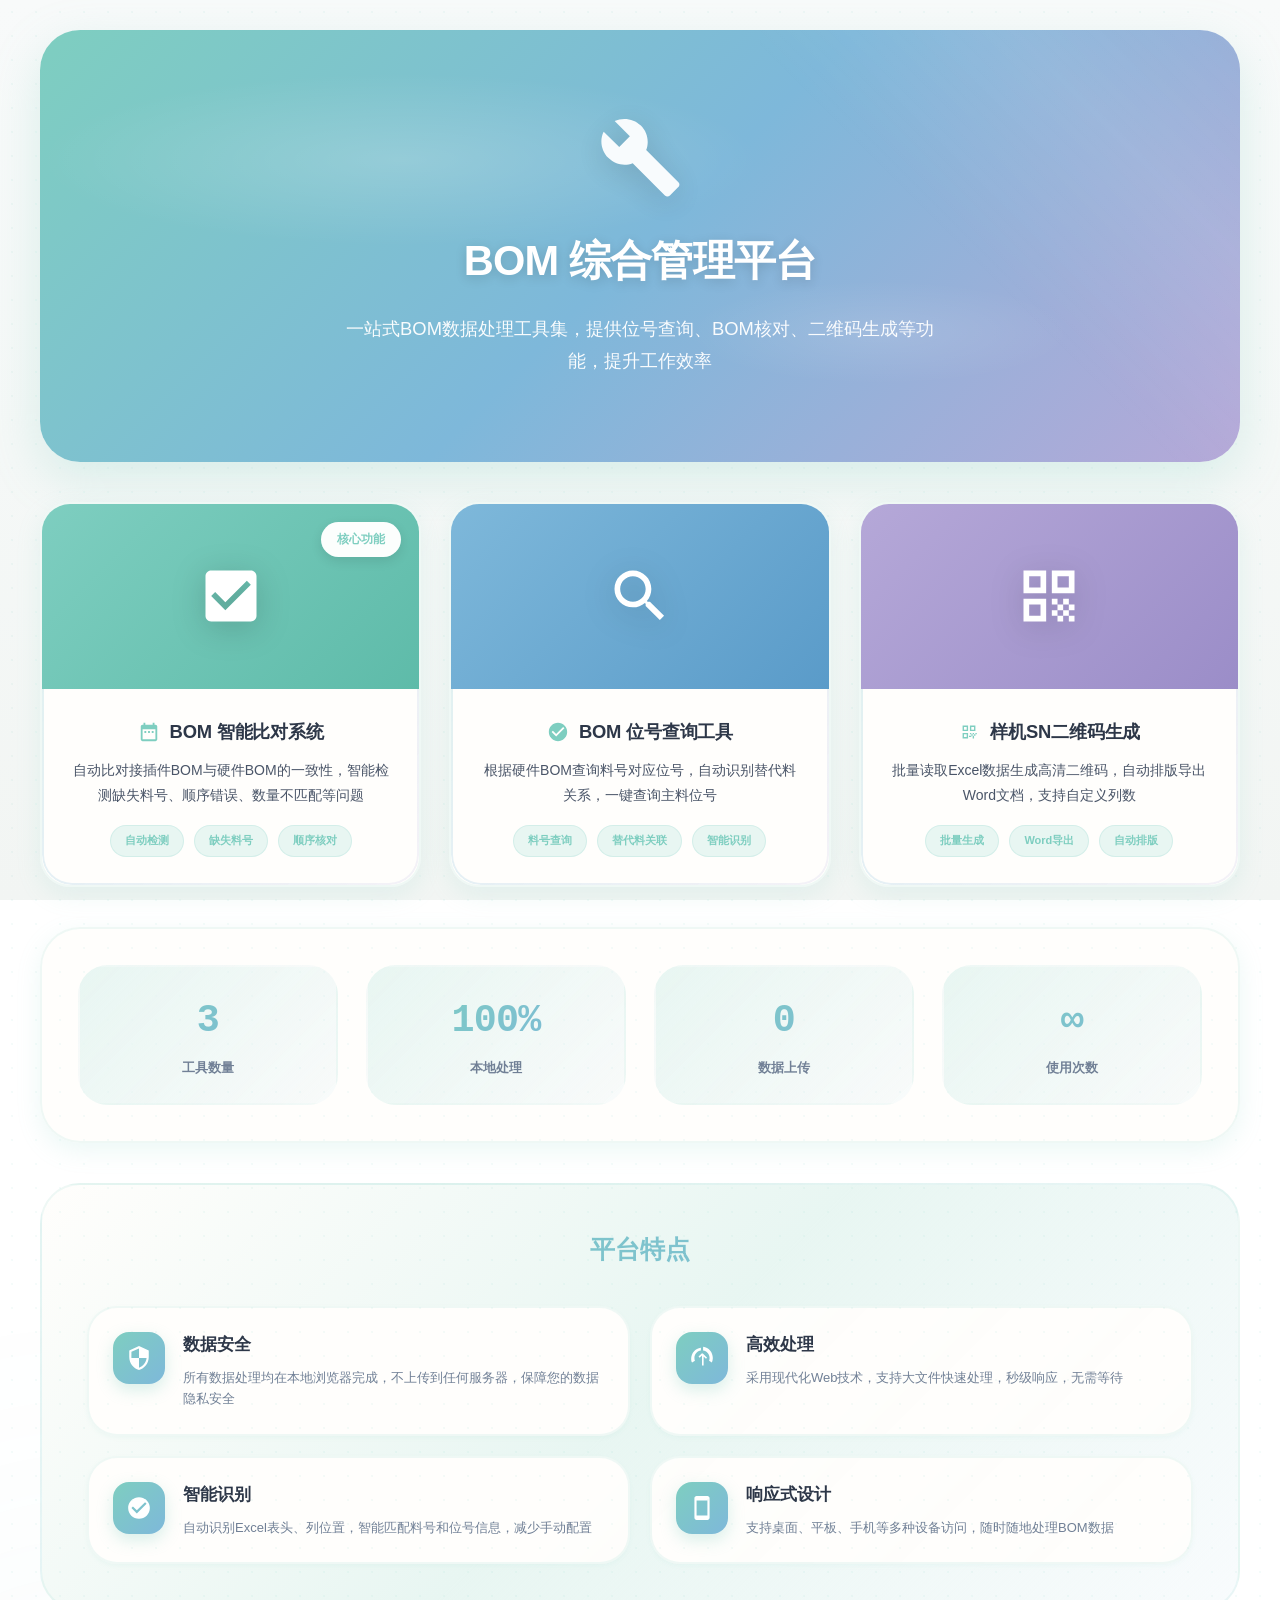
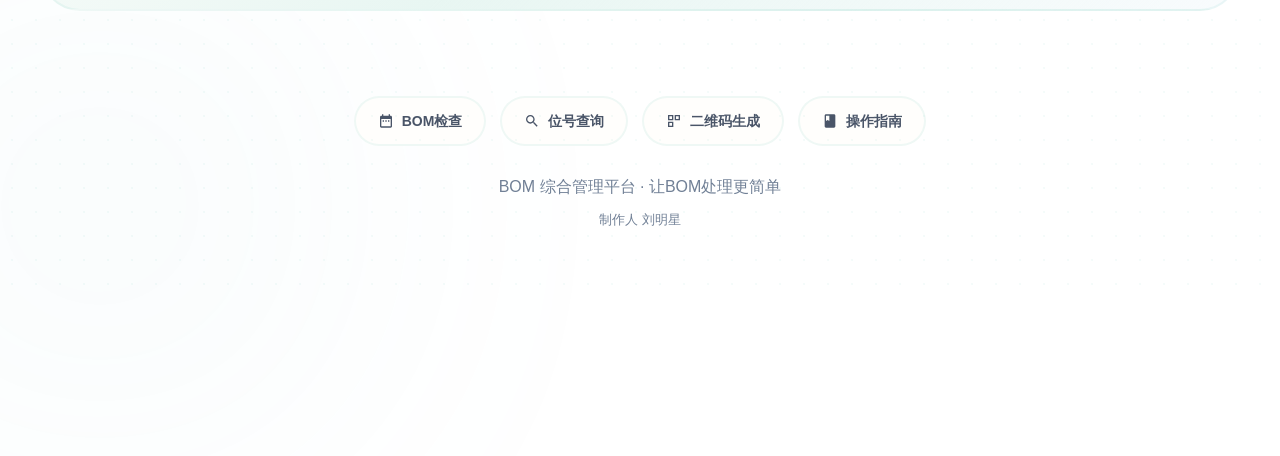
<file: index.html>
<!DOCTYPE html>
<html lang="zh-CN">
<head>
    <meta charset="UTF-8">
    <meta name="viewport" content="width=device-width, initial-scale=1.0">
    <title>BOM 综合管理平台</title>
    
    <!-- 性能优化：预加载关键资源 -->
    <link rel="preload" href="assets/css/common.css" as="style">
    <link rel="preload" href="assets/css/pages/index.css" as="style">

    <!-- 通用样式 -->
    <link href="assets/css/common.css" rel="stylesheet">

    <!-- 页面特定样式 -->
    <link href="assets/css/pages/index.css" rel="stylesheet">

    <!-- 性能优化：资源提示 -->
    <meta name="description" content="BOM综合管理平台 - 一站式BOM数据处理工具集，提供位号查询、BOM核对、二维码生成等功能">
    <meta name="theme-color" content="#B8956B">

    <!-- 性能优化：关键 CSS 内联（首屏关键样式约2KB） -->
    <style>
        .hero-section{position:relative;padding:85px 45px;background:linear-gradient(135deg,#7ECEC0 0%,#7EB8DA 50%,#B5A8D8 100%);border-radius:40px;color:#fff;margin-bottom:40px;box-shadow:0 16px 48px rgba(126,206,192,0.25);overflow:hidden}
        .hero-content{position:relative;z-index:1;text-align:center}
        .hero-title{font-size:2.6rem;font-weight:700;margin-bottom:18px;letter-spacing:-0.02em;text-shadow:0 3px 12px rgba(0,0,0,0.15)}
        .tools-grid{display:grid;grid-template-columns:repeat(3,1fr);gap:28px;margin-bottom:40px}
        .tool-card{background:rgba(255,254,252,0.98);border-radius:30px;box-shadow:0 8px 24px rgba(126,206,192,0.15);border:2px solid rgba(126,206,192,0.12);text-decoration:none;color:inherit;display:block}
        @media(max-width:992px){.tools-grid{grid-template-columns:1fr}}
    </style>
</head>
<body>

<div class="container-main">
    <!-- Hero Section -->
    <div class="hero-section">
        <div class="hero-content">
            <div class="hero-icon">
                <svg viewBox="0 0 24 24"><path d="M22.7 19l-9.1-9.1c.9-2.3.4-5-1.5-6.9-2-2-5-2.4-7.4-1.3L9 6 6 9 1.6 4.7C.4 7.1.9 10.1 2.9 12.1c1.9 1.9 4.6 2.4 6.9 1.5l9.1 9.1c.4.4 1 .4 1.4 0l2.3-2.3c.5-.4.5-1.1.1-1.4z"/></svg>
            </div>
            <h1 class="hero-title">BOM 综合管理平台</h1>
            <p class="hero-subtitle">一站式BOM数据处理工具集，提供位号查询、BOM核对、二维码生成等功能，提升工作效率</p>
        </div>
    </div>

    <!-- 工具卡片 - Bento Grid -->
    <div class="tools-grid">
        <!-- BOM检查工具 -->
        <a href="BOM检查工具.html" class="tool-card">
            <div class="tool-card-image bom-check">
                <svg class="tool-card-icon" viewBox="0 0 24 24"><path d="M19 3H5c-1.1 0-2 .9-2 2v14c0 1.1.9 2 2 2h14c1.1 0 2-.9 2-2V5c0-1.1-.9-2-2-2zm-9 14l-5-5 1.41-1.41L10 14.17l7.59-7.59L19 8l-9 9z"/></svg>
                <span class="tool-card-badge">核心功能</span>
            </div>
            <div class="tool-card-body">
                <h3 class="tool-card-title">
                    <svg viewBox="0 0 24 24"><path d="M9 11H7v2h2v-2zm4 0h-2v2h2v-2zm4 0h-2v2h2v-2zm2-7h-1V2h-2v2H8V2H6v2H5c-1.11 0-1.99.9-1.99 2L3 20c0 1.1.89 2 2 2h14c1.1 0 2-.9 2-2V6c0-1.1-.9-2-2-2zm0 16H5V9h14v11z"/></svg>
                    BOM 智能比对系统
                </h3>
                <p class="tool-card-desc">自动比对接插件BOM与硬件BOM的一致性，智能检测缺失料号、顺序错误、数量不匹配等问题</p>
                <div class="tool-card-features">
                    <span class="tool-card-feature">自动检测</span>
                    <span class="tool-card-feature">缺失料号</span>
                    <span class="tool-card-feature">顺序核对</span>
                </div>
            </div>
            <svg class="tool-card-arrow" viewBox="0 0 24 24"><path d="M12 4l-1.41 1.41L16.17 11H4v2h12.17l-5.58 5.59L12 20l8-8z"/></svg>
        </a>

        <!-- 位号查询工具 -->
        <a href="位号查询工具.html" class="tool-card">
            <div class="tool-card-image query">
                <svg class="tool-card-icon" viewBox="0 0 24 24"><path d="M15.5 14h-.79l-.28-.27C15.41 12.59 16 11.11 16 9.5 16 5.91 13.09 3 9.5 3S3 5.91 3 9.5 5.91 16 9.5 16c1.61 0 3.09-.59 4.23-1.57l.27.28v.79l5 4.99L20.49 19l-4.99-5zm-6 0C7.01 14 5 11.99 5 9.5S7.01 5 9.5 5 14 7.01 14 9.5 11.99 14 9.5 14z"/></svg>
            </div>
            <div class="tool-card-body">
                <h3 class="tool-card-title">
                    <svg viewBox="0 0 24 24"><path d="M12 2C6.48 2 2 6.48 2 12s4.48 10 10 10 10-4.48 10-10S17.52 2 12 2zm-2 15l-5-5 1.41-1.41L10 14.17l7.59-7.59L19 8l-9 9z"/></svg>
                    BOM 位号查询工具
                </h3>
                <p class="tool-card-desc">根据硬件BOM查询料号对应位号，自动识别替代料关系，一键查询主料位号</p>
                <div class="tool-card-features">
                    <span class="tool-card-feature">料号查询</span>
                    <span class="tool-card-feature">替代料关联</span>
                    <span class="tool-card-feature">智能识别</span>
                </div>
            </div>
            <svg class="tool-card-arrow" viewBox="0 0 24 24"><path d="M12 4l-1.41 1.41L16.17 11H4v2h12.17l-5.58 5.59L12 20l8-8z"/></svg>
        </a>

        <!-- 二维码生成工具 -->
        <a href="样机生成二维码.html" class="tool-card">
            <div class="tool-card-image qrcode">
                <svg class="tool-card-icon" viewBox="0 0 24 24"><path d="M3 11h8V3H3v8zm2-6h4v4H5V5zM3 21h8v-8H3v8zm2-6h4v4H5v-4zM13 3v8h8V3h-8zm6 6h-4V5h4v4zM13 13h2v2h-2zM15 15h2v2h-2zM13 17h2v2h-2zM17 13h2v2h-2zM19 15h2v2h-2zM17 17h2v2h-2zM15 19h2v2h-2zM19 19h2v2h-2z"/></svg>
            </div>
            <div class="tool-card-body">
                <h3 class="tool-card-title">
                    <svg viewBox="0 0 24 24"><path d="M9.5 6.5v3h-3v-3h3M11 5H5v6h6V5zm-1.5 9.5v3h-3v-3h3M11 13H5v6h6v-6zm6.5-6.5v3h-3v-3h3M19 5h-6v6h6V5zm-6 8h1.5v1.5H13V13zm1.5 1.5H16V16h-1.5v-1.5zM16 13h1.5v1.5H16V13zm-3 3h1.5v1.5H13V16zm1.5 1.5H16V19h-1.5v-1.5zM16 16h1.5v1.5H16V16zm1.5-1.5H19V16h-1.5v-1.5zM19 13h1.5v1.5H19V13zm-7 3h1.5v1.5H12V16zm5.5 1.5h-3V19h3v-1.5z"/></svg>
                    样机SN二维码生成
                </h3>
                <p class="tool-card-desc">批量读取Excel数据生成高清二维码，自动排版导出Word文档，支持自定义列数</p>
                <div class="tool-card-features">
                    <span class="tool-card-feature">批量生成</span>
                    <span class="tool-card-feature">Word导出</span>
                    <span class="tool-card-feature">自动排版</span>
                </div>
            </div>
            <svg class="tool-card-arrow" viewBox="0 0 24 24"><path d="M12 4l-1.41 1.41L16.17 11H4v2h12.17l-5.58 5.59L12 20l8-8z"/></svg>
        </a>
    </div>

    <!-- 统计数据 -->
    <div class="stats-section">
        <div class="stats-grid">
            <div class="stat-item">
                <div class="stat-number">3</div>
                <div class="stat-label">工具数量</div>
            </div>
            <div class="stat-item">
                <div class="stat-number">100%</div>
                <div class="stat-label">本地处理</div>
            </div>
            <div class="stat-item">
                <div class="stat-number">0</div>
                <div class="stat-label">数据上传</div>
            </div>
            <div class="stat-item">
                <div class="stat-number">∞</div>
                <div class="stat-label">使用次数</div>
            </div>
        </div>
    </div>

    <!-- 功能特点 -->
    <div class="about-section">
        <h2 class="about-title">平台特点</h2>
        <div class="feature-list">
            <div class="feature-item">
                <div class="feature-icon">
                    <svg viewBox="0 0 24 24"><path d="M12 1L3 5v6c0 5.55 3.84 10.74 9 12 5.16-1.26 9-6.45 9-12V5l-9-4zm0 10.99h7c-.53 4.12-3.28 7.79-7 8.94V12H5V6.3l7-3.11v8.8z"/></svg>
                </div>
                <div class="feature-content">
                    <h4>数据安全</h4>
                    <p>所有数据处理均在本地浏览器完成，不上传到任何服务器，保障您的数据隐私安全</p>
                </div>
            </div>
            <div class="feature-item">
                <div class="feature-icon">
                    <svg viewBox="0 0 24 24"><path d="M13 2.05v3.03c3.39.49 6 3.39 6 6.92 0 .9-.18 1.75-.48 2.54l2.6 1.53c.56-1.24.88-2.62.88-4.07 0-5.35-3.82-9.82-8.89-10.45v.5zm-2 0v3.03c-3.39.49-6 3.39-6 6.92 0 .9.18 1.75.48 2.54l-2.6 1.53C2.32 15.81 2 14.43 2 12.98c0-5.35 3.82-9.82 8.89-10.45v.52zm1 5.47l-3.21 3.21 1.06 1.06 2.15-2.15V19h1.5v-8.38l2.15 2.15 1.06-1.06-3.21-3.21-.5-.5z"/></svg>
                </div>
                <div class="feature-content">
                    <h4>高效处理</h4>
                    <p>采用现代化Web技术，支持大文件快速处理，秒级响应，无需等待</p>
                </div>
            </div>
            <div class="feature-item">
                <div class="feature-icon">
                    <svg viewBox="0 0 24 24"><path d="M12 2C6.48 2 2 6.48 2 12s4.48 10 10 10 10-4.48 10-10S17.52 2 12 2zm-2 15l-5-5 1.41-1.41L10 14.17l7.59-7.59L19 8l-9 9z"/></svg>
                </div>
                <div class="feature-content">
                    <h4>智能识别</h4>
                    <p>自动识别Excel表头、列位置，智能匹配料号和位号信息，减少手动配置</p>
                </div>
            </div>
            <div class="feature-item">
                <div class="feature-icon">
                    <svg viewBox="0 0 24 24"><path d="M17 1.01L7 1c-1.1 0-2 .9-2 2v18c0 1.1.9 2 2 2h10c1.1 0 2-.9 2-2V3c0-1.1-.9-1.99-2-1.99zM17 19H7V5h10v14z"/></svg>
                </div>
                <div class="feature-content">
                    <h4>响应式设计</h4>
                    <p>支持桌面、平板、手机等多种设备访问，随时随地处理BOM数据</p>
                </div>
            </div>
        </div>
    </div>

    <!-- 页脚 -->
    <div class="footer">
        <div class="footer-links">
            <a href="BOM检查工具.html" class="footer-link">
                <svg viewBox="0 0 24 24"><path d="M9 11H7v2h2v-2zm4 0h-2v2h2v-2zm4 0h-2v2h2v-2zm2-7h-1V2h-2v2H8V2H6v2H5c-1.11 0-1.99.9-1.99 2L3 20c0 1.1.89 2 2 2h14c1.1 0 2-.9 2-2V6c0-1.1-.9-2-2-2zm0 16H5V9h14v11z"/></svg>
                BOM检查
            </a>
            <a href="位号查询工具.html" class="footer-link">
                <svg viewBox="0 0 24 24"><path d="M15.5 14h-.79l-.28-.27C15.41 12.59 16 11.11 16 9.5 16 5.91 13.09 3 9.5 3S3 5.91 3 9.5 5.91 16 9.5 16c1.61 0 3.09-.59 4.23-1.57l.27.28v.79l5 4.99L20.49 19l-4.99-5zm-6 0C7.01 14 5 11.99 5 9.5S7.01 5 9.5 5 14 7.01 14 9.5 11.99 14 9.5 14z"/></svg>
                位号查询
            </a>
            <a href="样机生成二维码.html" class="footer-link">
                <svg viewBox="0 0 24 24"><path d="M3 11h8V3H3v8zm2-6h4v4H5V5zM3 21h8v-8H3v8zm2-6h4v4H5v-4zM13 3v8h8V3h-8zm6 6h-4V5h4v4z"/></svg>
                二维码生成
            </a>
            <a href="BOM智能比对系统操作指南.html" class="footer-link">
                <svg viewBox="0 0 24 24"><path d="M18 2H6c-1.1 0-2 .9-2 2v16c0 1.1.9 2 2 2h12c1.1 0 2-.9 2-2V4c0-1.1-.9-2-2-2zM6 4h5v8l-2.5-1.5L6 12V4z"/></svg>
                操作指南
            </a>
        </div>
        <p>BOM 综合管理平台 · 让BOM处理更简单</p>
        <p style="margin-top: 10px; color: var(--text-muted); font-size: 13px;">制作人 刘明星</p>
    </div>
</div>

</body>
</html>
</file>
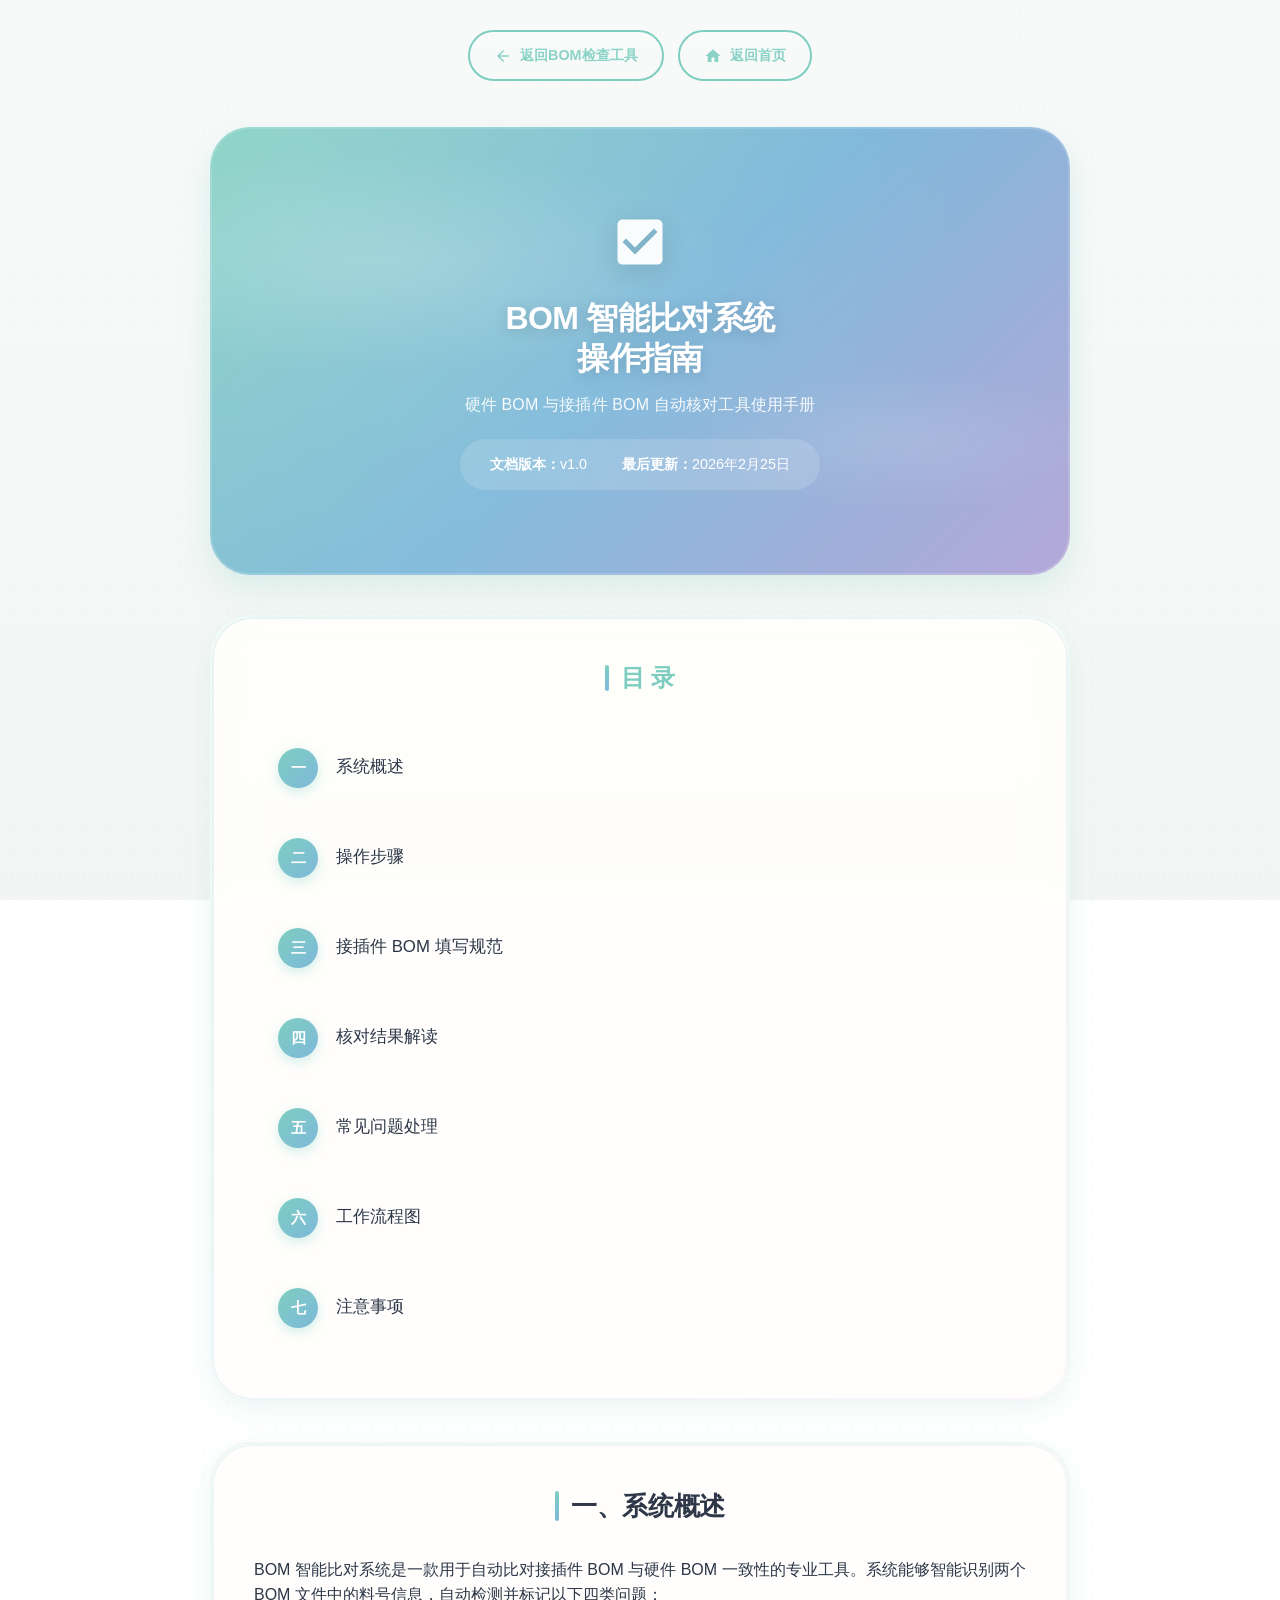
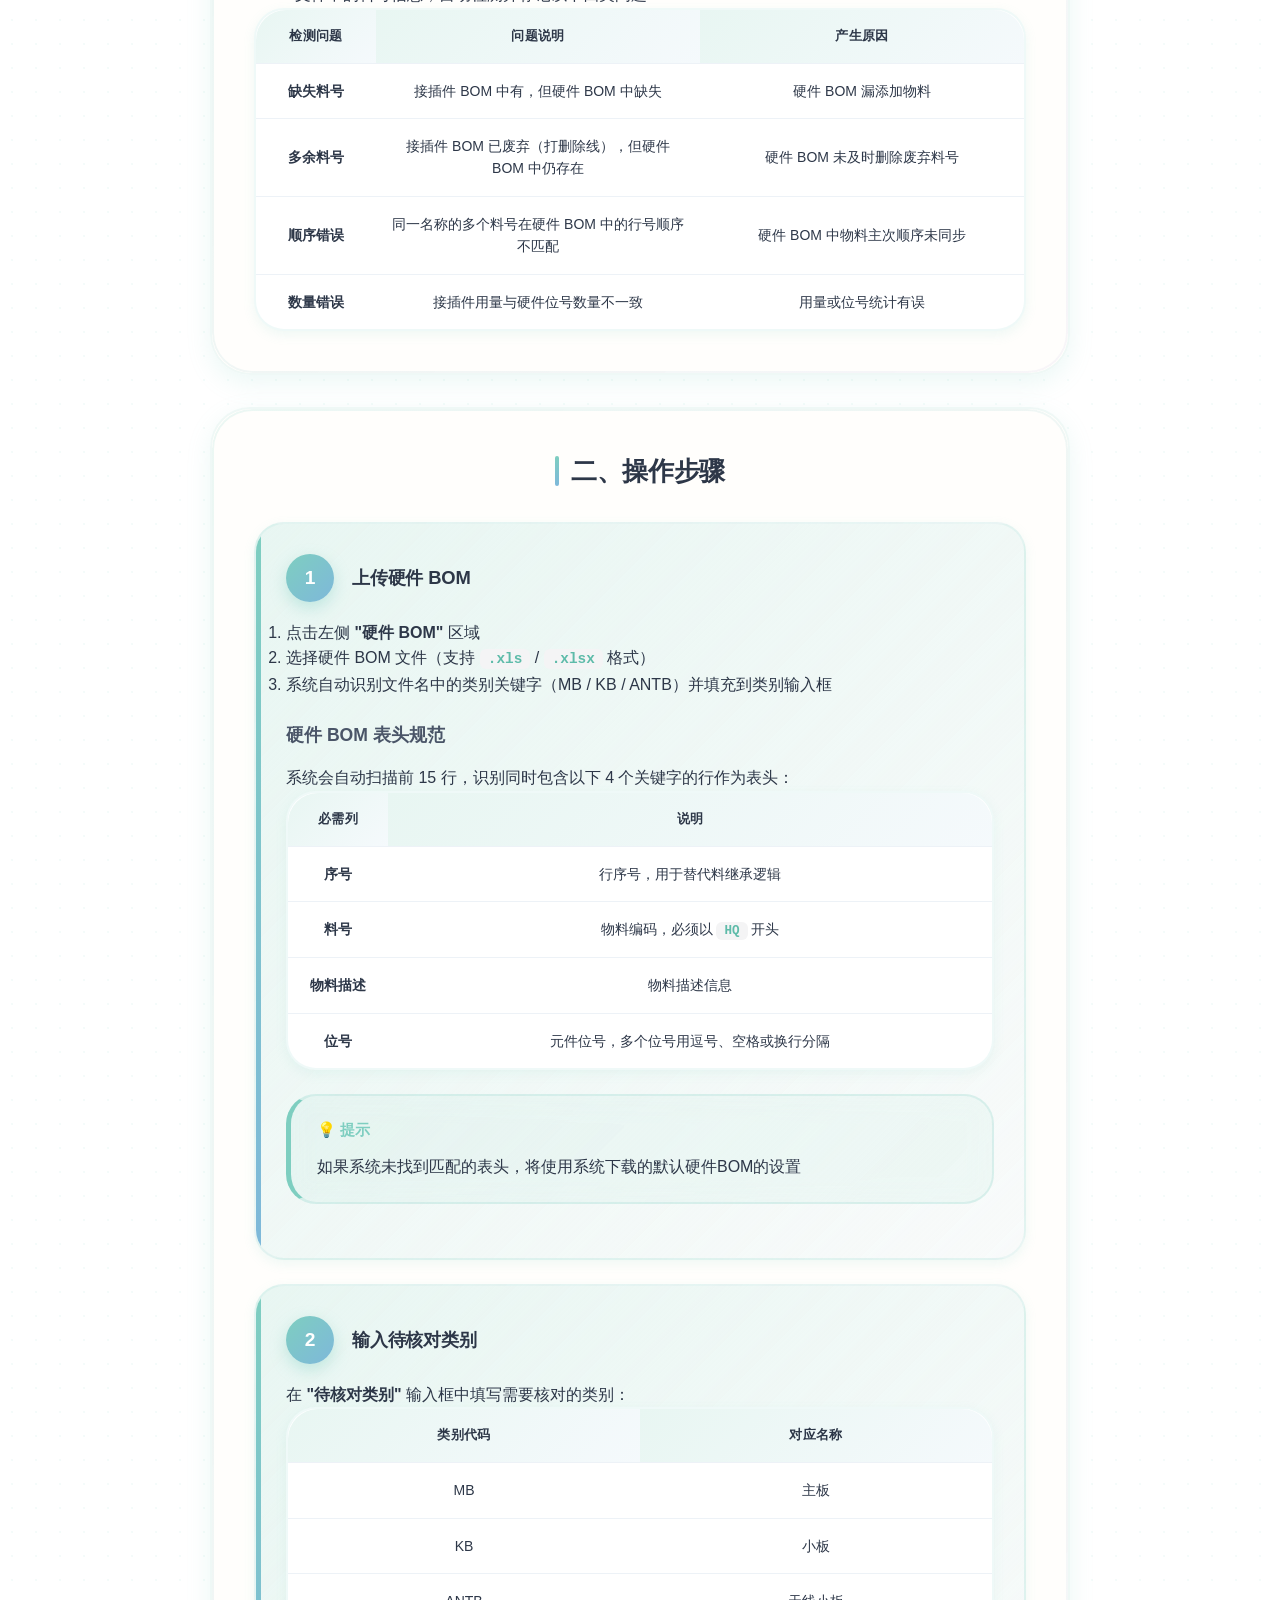
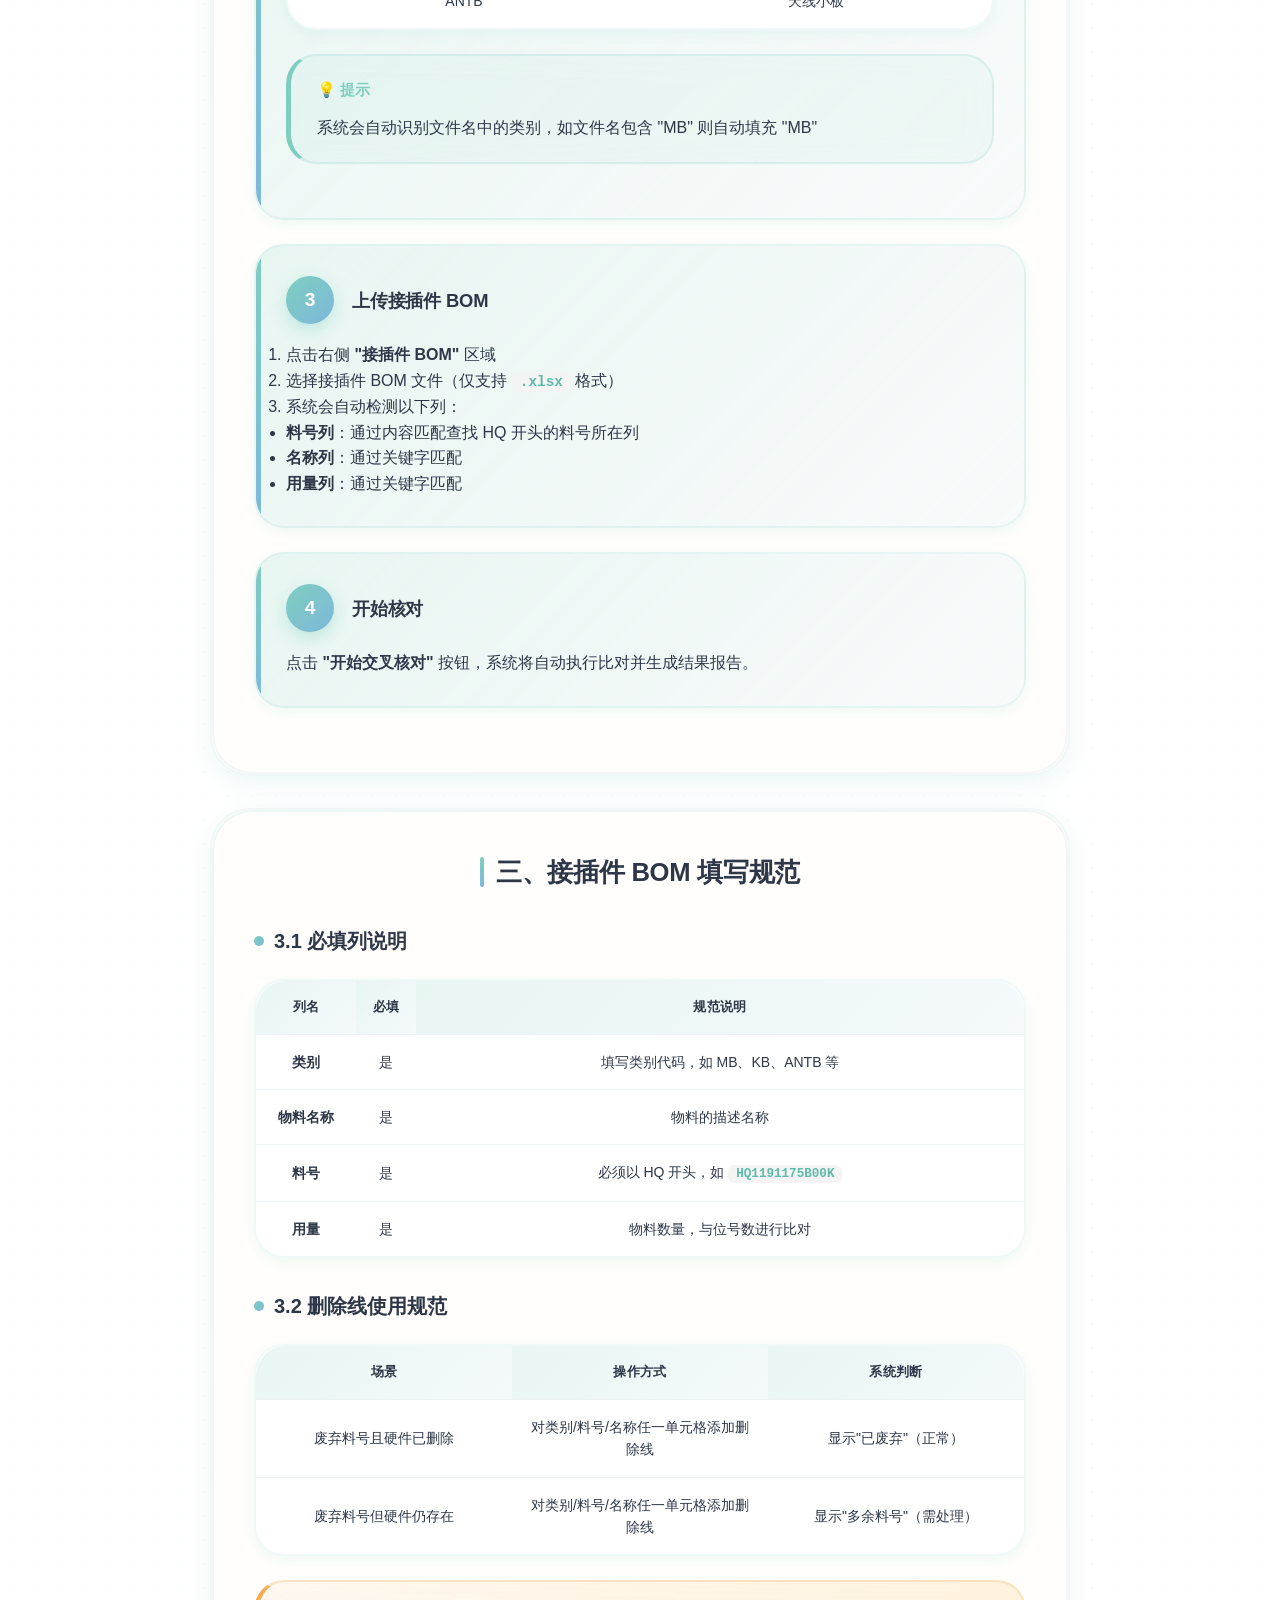
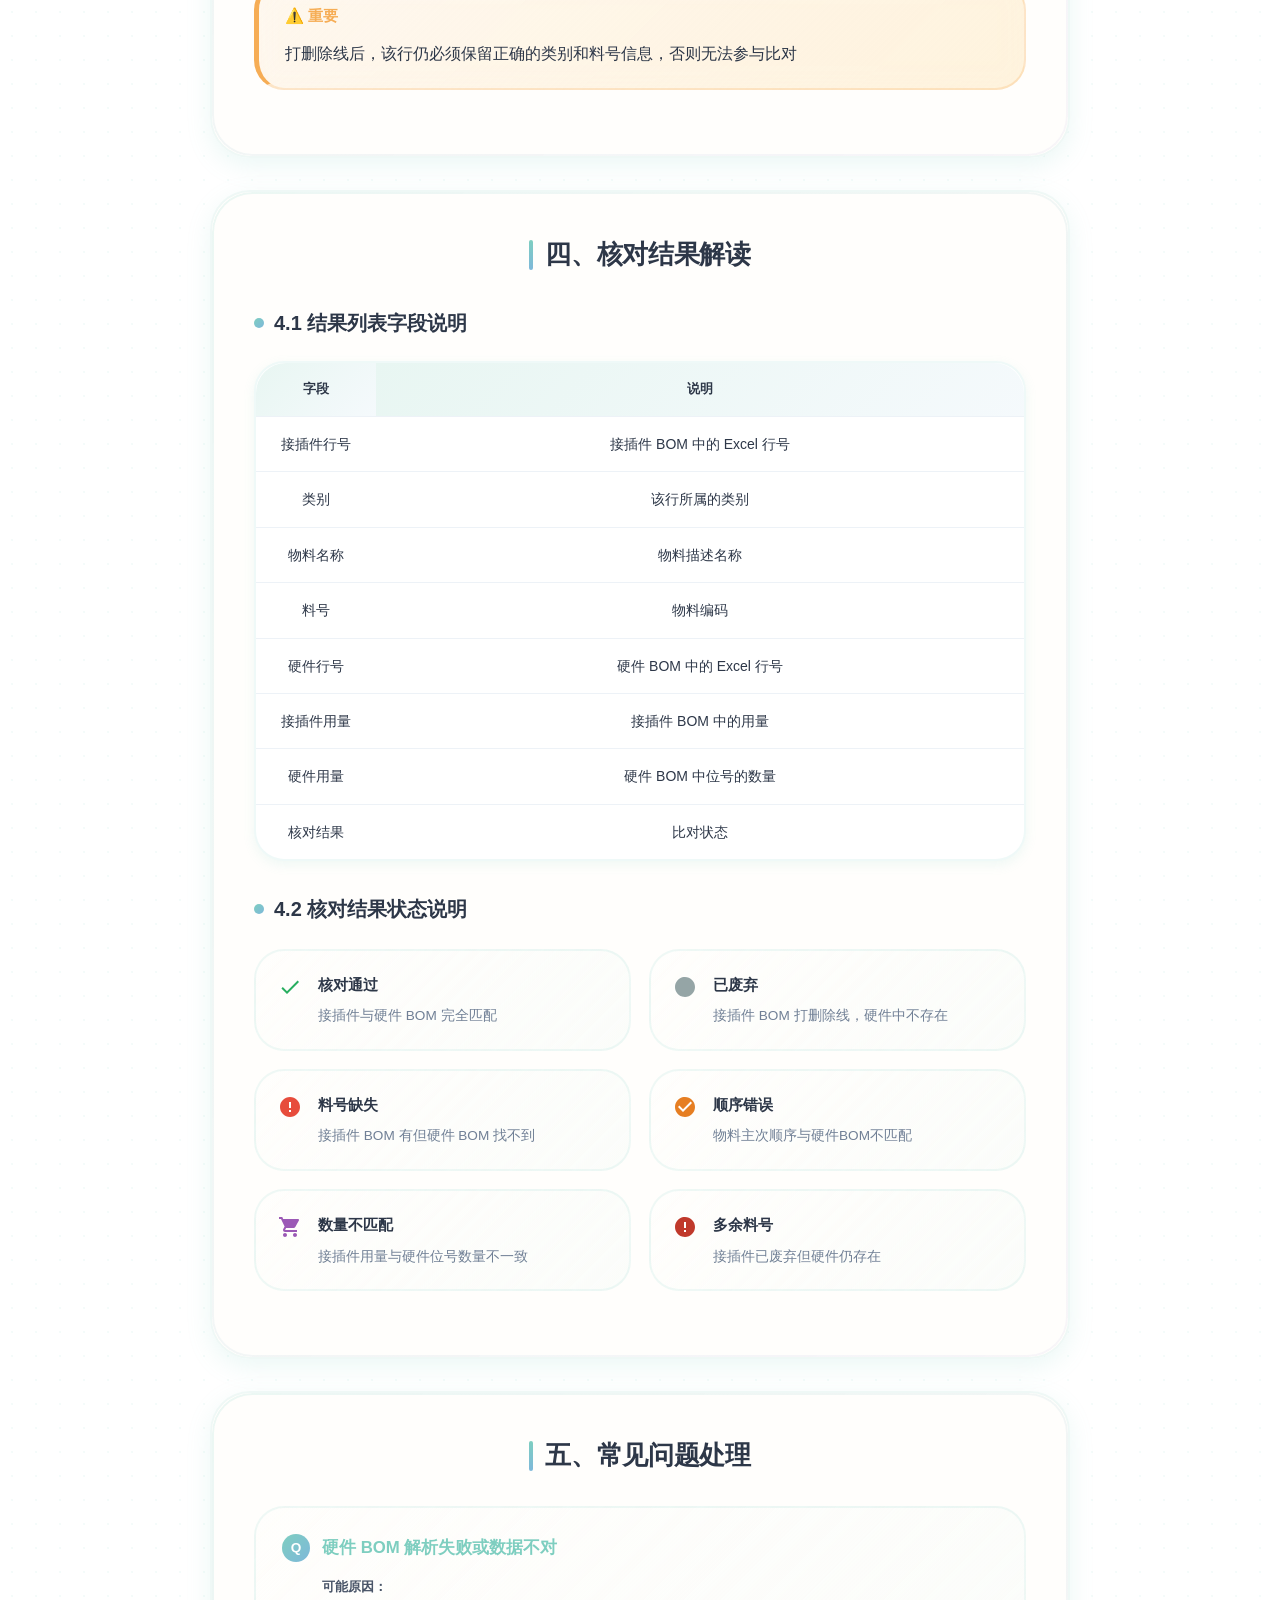
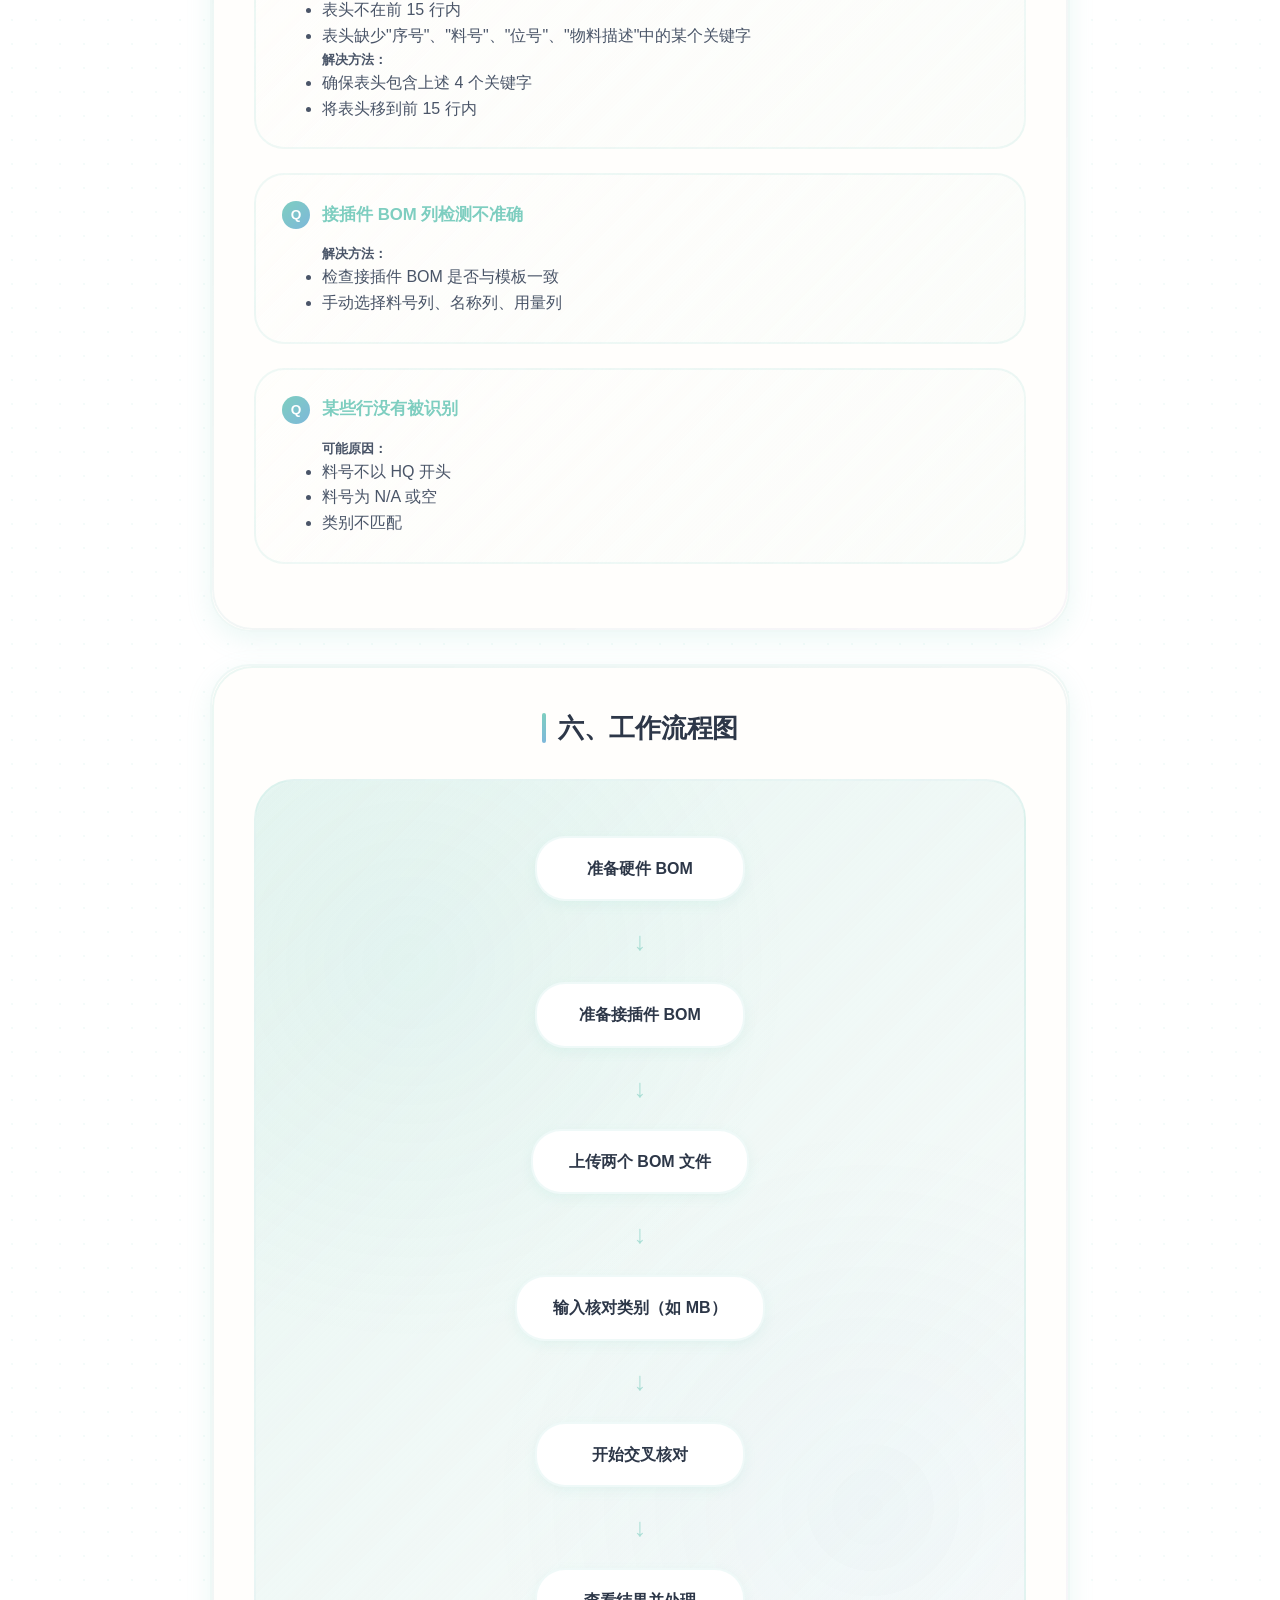
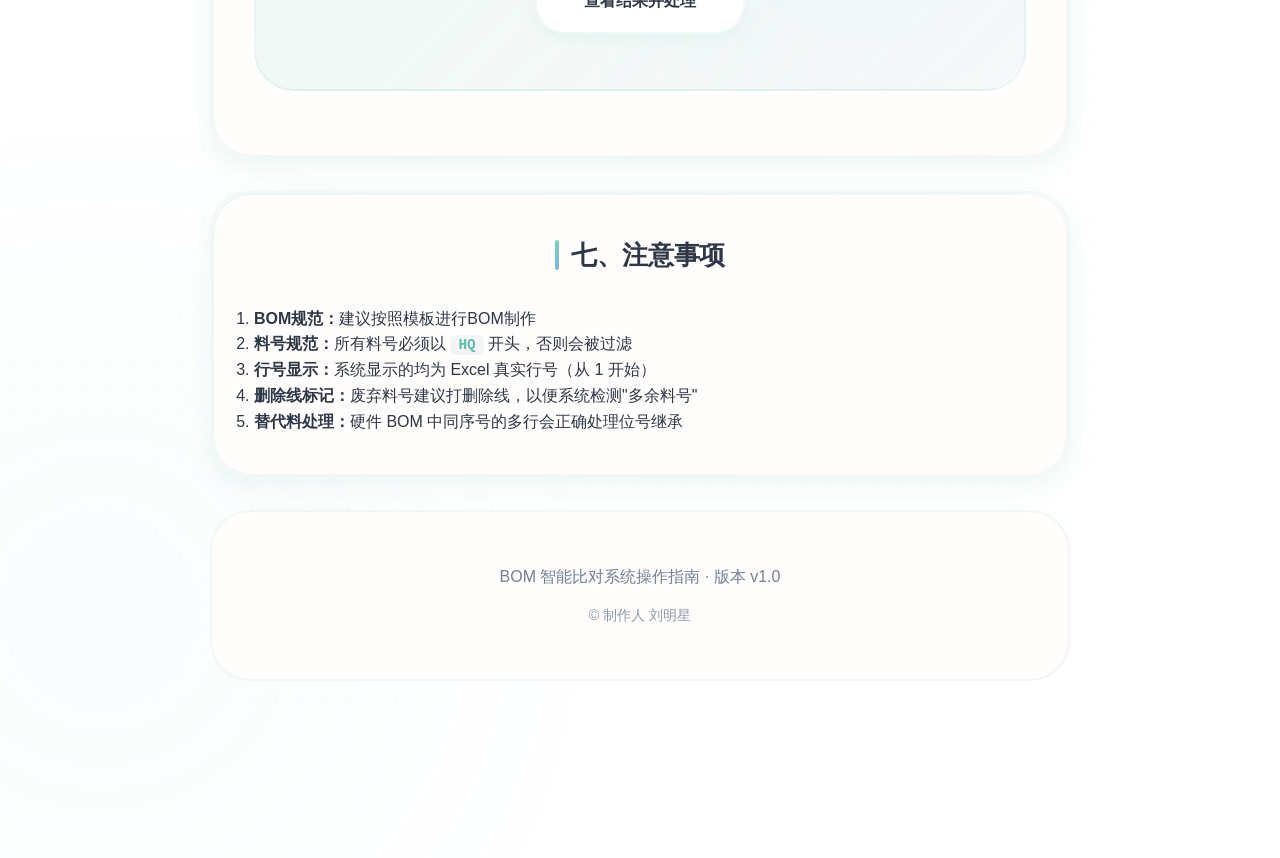
<file: BOM智能比对系统操作指南.html>
<!DOCTYPE html>
<html lang="zh-CN">
<head>
    <meta charset="UTF-8">
    <meta name="viewport" content="width=device-width, initial-scale=1.0">
    <title>BOM 智能比对系统操作指南</title>
    
    <!-- 本地样式 -->
    <link href="assets/css/common.css" rel="stylesheet">
    
    <style>
        /* ========================================
           文档容器 - Kawaii Bento Grid 风格
           ======================================== */
        .doc-container {
            max-width: 900px;
            margin: 0 auto;
            padding: 0 20px;
        }

        /* ========================================
           封面区块 - Kawaii 彩虹渐变
           ======================================== */
        .cover-section {
            text-align: center;
            padding: 85px 50px;
            background: linear-gradient(135deg, #7ECEC0 0%, #7EB8DA 50%, #B5A8D8 100%);
            border-radius: var(--radius-2xl);
            color: white;
            margin-bottom: 40px;
            box-shadow: var(--shadow-lg), 0 0 0 2px rgba(255,255,255,0.15) inset;
            position: relative;
            overflow: hidden;
            transition: all 0.5s var(--ease-spring);
        }

        .cover-section::before {
            content: '';
            position: absolute;
            inset: 0;
            background:
                radial-gradient(ellipse 80% 50% at 20% 30%, rgba(255,255,255,0.18) 0%, transparent 50%),
                radial-gradient(ellipse 60% 40% at 80% 70%, rgba(255,255,255,0.12) 0%, transparent 40%);
            pointer-events: none;
        }

        .cover-section::after {
            content: '';
            position: absolute;
            top: -50%;
            left: -50%;
            width: 200%;
            height: 200%;
            background: radial-gradient(circle at 30% 30%, rgba(255,255,255,0.15) 0%, transparent 50%);
            animation: shimmer 8s ease-in-out infinite;
        }

        @keyframes shimmer {
            0%, 100% { transform: translate(0, 0) rotate(0deg); }
            50% { transform: translate(-3%, -3%) rotate(3deg); }
        }

        .cover-section .icon {
            width: 60px;
            height: 60px;
            margin-bottom: 18px;
            opacity: 0.95;
            fill: currentColor;
            animation: kawaiiFloat 4s ease-in-out infinite;
            position: relative;
            z-index: 1;
            filter: drop-shadow(0 6px 16px rgba(0,0,0,0.15));
        }

        @keyframes kawaiiFloat {
            0%, 100% { transform: translateY(0); }
            50% { transform: translateY(-8px); }
        }

        .cover-section h1 {
            font-size: 2rem;
            font-weight: 700;
            margin-bottom: 14px;
            letter-spacing: -0.02em;
            position: relative;
            z-index: 1;
            text-shadow: 0 3px 16px rgba(0,0,0,0.15);
            line-height: 1.25;
        }

        .cover-section .subtitle {
            font-size: 1rem;
            opacity: 0.92;
            margin-bottom: 22px;
            position: relative;
            z-index: 1;
            font-weight: 500;
            letter-spacing: 0.01em;
        }

        .cover-info {
            margin-top: 0;
            padding-top: 0;
            border-top: none;
            font-size: 0.9rem;
            position: relative;
            z-index: 1;
            backdrop-filter: blur(10px);
            border-radius: var(--radius-full);
            background: rgba(255,255,255,0.15);
            padding: 14px 30px;
            display: inline-flex;
            gap: 35px;
        }

        .cover-info p { margin: 0; }

        /* ========================================
           目录区块 - Kawaii 柔和卡片
           ======================================== */
        .toc-section {
            background: var(--card-bg);
            backdrop-filter: blur(20px) saturate(180%);
            -webkit-backdrop-filter: blur(20px) saturate(180%);
            padding: 42px;
            border-radius: var(--radius-2xl);
            box-shadow: var(--card-shadow);
            margin-bottom: 40px;
            border: 2px solid var(--card-border);
            position: relative;
            overflow: hidden;
        }

        .toc-section::before {
            content: '';
            position: absolute;
            inset: 0;
            border-radius: inherit;
            padding: 2px;
            background: linear-gradient(135deg, rgba(126, 206, 192, 0.2) 0%, rgba(126, 184, 218, 0.15) 50%, rgba(181, 168, 216, 0.1) 100%);
            -webkit-mask: linear-gradient(#fff 0 0) content-box, linear-gradient(#fff 0 0);
            mask: linear-gradient(#fff 0 0) content-box, linear-gradient(#fff 0 0);
            -webkit-mask-composite: xor;
            mask-composite: exclude;
            pointer-events: none;
        }

        .toc-section h2 {
            color: var(--primary-color);
            border-bottom: none;
            padding-bottom: 0;
            margin-bottom: 30px;
            font-size: 1.5rem;
            font-weight: 700;
            letter-spacing: -0.01em;
            display: flex;
            align-items: center;
            justify-content: center;
            gap: 12px;
        }

        .toc-section h2::before {
            content: '';
            width: 4px;
            height: 26px;
            background: linear-gradient(180deg, var(--primary-color) 0%, var(--secondary-color) 100%);
            border-radius: 2px;
        }

        .toc-item {
            display: flex;
            align-items: center;
            padding: 18px 22px;
            border-radius: var(--radius-xl);
            transition: all 0.35s var(--ease-bounce);
            cursor: pointer;
            background: transparent;
            border: 2px solid transparent;
            margin-bottom: 10px;
        }

        .toc-item:hover {
            background: var(--primary-soft);
            padding-left: 30px;
            border-color: var(--card-border-strong);
            transform: translateX(6px);
            box-shadow: var(--shadow-sm);
        }

        .toc-number {
            width: 40px;
            height: 40px;
            background: linear-gradient(135deg, var(--primary-color) 0%, var(--secondary-color) 100%);
            color: white;
            font-size: 0.95rem;
            font-weight: 700;
            border-radius: var(--radius-lg);
            display: flex;
            align-items: center;
            justify-content: center;
            margin-right: 18px;
            flex-shrink: 0;
            box-shadow: 0 4px 12px rgba(126, 206, 192, 0.35);
        }

        .toc-text {
            font-size: 1.05rem;
            color: var(--text-primary);
            font-weight: 500;
        }

        /* ========================================
           内容区块 - Kawaii 柔和卡片
           ======================================== */
        .content-section {
            background: var(--card-bg);
            backdrop-filter: blur(20px) saturate(180%);
            -webkit-backdrop-filter: blur(20px) saturate(180%);
            padding: 42px;
            border-radius: var(--radius-2xl);
            box-shadow: var(--card-shadow);
            margin-bottom: 32px;
            border: 2px solid var(--card-border);
            position: relative;
            transition: all 0.4s var(--ease-spring);
        }

        .content-section::before {
            content: '';
            position: absolute;
            inset: 0;
            border-radius: inherit;
            padding: 2px;
            background: linear-gradient(135deg, rgba(126, 206, 192, 0.15) 0%, rgba(181, 168, 216, 0.1) 100%);
            -webkit-mask: linear-gradient(#fff 0 0) content-box, linear-gradient(#fff 0 0);
            mask: linear-gradient(#fff 0 0) content-box, linear-gradient(#fff 0 0);
            -webkit-mask-composite: xor;
            mask-composite: exclude;
            pointer-events: none;
        }

        .content-section:hover {
            box-shadow: var(--card-shadow-hover);
            border-color: var(--card-border-strong);
        }

        .content-section h2 {
            color: var(--text-primary);
            border-bottom: none;
            padding-bottom: 0;
            margin-bottom: 30px;
            font-size: 1.6rem;
            font-weight: 700;
            letter-spacing: -0.01em;
            display: flex;
            align-items: center;
            justify-content: center;
            gap: 12px;
        }

        .content-section h2::before {
            content: '';
            width: 4px;
            height: 30px;
            background: linear-gradient(180deg, var(--primary-color) 0%, var(--secondary-color) 100%);
            border-radius: 2px;
        }

        .content-section h3 {
            color: var(--text-primary);
            margin: 32px 0 22px 0;
            padding-left: 0;
            border-left: none;
            font-size: 1.25rem;
            font-weight: 600;
            display: flex;
            align-items: center;
            gap: 10px;
        }

        .content-section h3::before {
            content: '';
            width: 10px;
            height: 10px;
            background: linear-gradient(135deg, var(--primary-color) 0%, var(--secondary-color) 100%);
            border-radius: 50%;
        }

        .content-section h4 {
            color: var(--text-secondary);
            margin: 24px 0 16px 0;
            font-size: 1.1rem;
            font-weight: 600;
        }

        /* ========================================
           步骤卡片 - Kawaii 弹跳动画
           ======================================== */
        .step-card {
            background: linear-gradient(135deg, var(--primary-soft) 0%, rgba(126, 184, 218, 0.05) 100%);
            border-radius: var(--radius-xl);
            padding: 30px;
            margin: 24px 0;
            border: 2px solid var(--card-border);
            box-shadow: var(--shadow-sm);
            transition: all 0.35s var(--ease-bounce);
            position: relative;
            overflow: hidden;
        }

        .step-card::before {
            content: '';
            position: absolute;
            left: 0;
            top: 0;
            bottom: 0;
            width: 5px;
            background: linear-gradient(180deg, var(--primary-color) 0%, var(--secondary-color) 100%);
            border-radius: 3px 0 0 3px;
        }

        .step-card:hover {
            transform: translateY(-5px) scale(1.01);
            box-shadow: var(--shadow-md);
            border-color: var(--card-border-strong);
        }

        .step-header {
            display: flex;
            align-items: center;
            margin-bottom: 18px;
        }

        .step-number {
            width: 48px;
            height: 48px;
            background: linear-gradient(135deg, var(--primary-color) 0%, var(--secondary-color) 100%);
            color: white;
            border-radius: var(--radius-lg);
            display: flex;
            align-items: center;
            justify-content: center;
            font-weight: 700;
            font-size: 1.2rem;
            margin-right: 18px;
            flex-shrink: 0;
            box-shadow: 0 6px 16px rgba(126, 206, 192, 0.4);
            transition: all 0.35s var(--ease-bounce);
        }

        .step-card:hover .step-number {
            transform: scale(1.12) rotate(-5deg);
            box-shadow: 0 8px 20px rgba(126, 206, 192, 0.5);
        }

        .step-title {
            font-size: 1.15rem;
            font-weight: 600;
            color: var(--text-primary);
            letter-spacing: -0.01em;
        }

        /* ========================================
           提示框 - Kawaii 柔和效果
           ======================================== */
        .tip-box {
            background: linear-gradient(135deg, rgba(126, 206, 192, 0.08) 0%, rgba(232, 246, 242, 0.6) 100%);
            border: 2px solid rgba(126, 206, 192, 0.2);
            border-left: 5px solid var(--primary-color);
            padding: 22px 26px;
            margin: 24px 0;
            border-radius: var(--radius-xl);
            backdrop-filter: blur(12px);
            position: relative;
            transition: all 0.35s var(--ease-bounce);
        }

        .tip-box:hover {
            transform: translateX(5px);
            box-shadow: var(--shadow-sm);
            border-color: rgba(126, 206, 192, 0.35);
        }

        .tip-box::before {
            content: "💡 提示";
            display: block;
            font-weight: 700;
            color: var(--primary-color);
            margin-bottom: 12px;
            font-size: 0.95rem;
            display: flex;
            align-items: center;
            gap: 8px;
        }

        /* ========================================
           警告框 - Kawaii 柔和效果
           ======================================== */
        .warning-box {
            background: linear-gradient(135deg, rgba(246, 173, 85, 0.08) 0%, rgba(254, 235, 200, 0.6) 100%);
            border: 2px solid rgba(246, 173, 85, 0.25);
            border-left: 5px solid var(--warning-color);
            padding: 22px 26px;
            margin: 24px 0;
            border-radius: var(--radius-xl);
            backdrop-filter: blur(12px);
            position: relative;
            transition: all 0.35s var(--ease-bounce);
        }

        .warning-box:hover {
            transform: translateX(5px);
            box-shadow: var(--shadow-sm);
            border-color: rgba(246, 173, 85, 0.4);
        }

        .warning-box::before {
            content: "⚠️ 重要";
            display: block;
            font-weight: 700;
            color: var(--warning-color);
            margin-bottom: 12px;
            font-size: 0.95rem;
            display: flex;
            align-items: center;
            gap: 8px;
        }

        /* ========================================
           状态网格 - Kawaii 圆润卡片
           ======================================== */
        .status-grid {
            display: grid;
            grid-template-columns: repeat(2, 1fr);
            gap: 18px;
            margin: 24px 0;
        }

        .status-item {
            display: flex;
            align-items: flex-start;
            padding: 22px;
            background: linear-gradient(135deg, var(--bg-light) 0%, rgba(126, 206, 192, 0.03) 100%);
            border-radius: var(--radius-xl);
            border: 2px solid var(--card-border);
            transition: all 0.35s var(--ease-bounce);
        }

        .status-item:hover {
            transform: translateY(-4px) scale(1.01);
            box-shadow: var(--shadow-sm);
            border-color: var(--card-border-strong);
            background: white;
        }

        .status-item svg {
            width: 24px;
            height: 24px;
            margin-right: 16px;
            margin-top: 2px;
            flex-shrink: 0;
            transition: transform 0.35s var(--ease-bounce);
        }

        .status-item:hover svg {
            transform: scale(1.18) rotate(5deg);
        }

        .status-content h4 {
            margin: 0 0 8px 0;
            font-size: 0.95rem;
            font-weight: 600;
            color: var(--text-primary);
        }

        .status-content p {
            margin: 0;
            font-size: 0.85rem;
            color: var(--text-muted);
        }

        /* ========================================
           Q&A 项目 - Kawaii 问答卡片
           ======================================== */
        .qa-item {
            margin: 24px 0;
            padding: 26px;
            background: linear-gradient(135deg, var(--bg-light) 0%, rgba(126, 206, 192, 0.03) 100%);
            border-radius: var(--radius-xl);
            border: 2px solid var(--card-border);
            transition: all 0.35s var(--ease-bounce);
        }

        .qa-item:hover {
            transform: translateY(-4px) scale(1.01);
            box-shadow: var(--shadow-sm);
            border-color: var(--card-border-strong);
        }

        .qa-question {
            font-weight: 700;
            color: var(--primary-color);
            font-size: 1.05rem;
            margin-bottom: 14px;
            display: flex;
            align-items: center;
            gap: 12px;
        }

        .qa-question::before {
            content: 'Q';
            width: 28px;
            height: 28px;
            background: linear-gradient(135deg, var(--primary-color) 0%, var(--secondary-color) 100%);
            color: white;
            border-radius: var(--radius-md);
            display: flex;
            align-items: center;
            justify-content: center;
            font-size: 0.85rem;
            font-weight: 700;
            flex-shrink: 0;
        }

        .qa-answer {
            padding-left: 40px;
            color: var(--text-secondary);
        }

        /* ========================================
           流程图 - Kawaii Bento 风格
           ======================================== */
        .flowchart {
            background: linear-gradient(135deg, var(--primary-soft) 0%, rgba(126, 184, 218, 0.05) 100%);
            border-radius: var(--radius-2xl);
            padding: 45px;
            margin: 24px 0;
            text-align: center;
            border: 2px solid var(--card-border);
            position: relative;
        }

        .flowchart::before {
            content: '';
            position: absolute;
            inset: 0;
            border-radius: inherit;
            background:
                radial-gradient(circle at 20% 20%, rgba(126, 206, 192, 0.08) 0%, transparent 40%),
                radial-gradient(circle at 80% 80%, rgba(126, 184, 218, 0.06) 0%, transparent 40%);
            pointer-events: none;
        }

        .flow-box {
            display: inline-flex;
            align-items: center;
            justify-content: center;
            background: white;
            border: 2px solid var(--card-border);
            border-radius: var(--radius-xl);
            padding: 18px 36px;
            margin: 10px 0;
            font-weight: 600;
            color: var(--text-primary);
            box-shadow: var(--shadow-sm);
            transition: all 0.35s var(--ease-bounce);
            position: relative;
            z-index: 1;
            min-width: 210px;
        }

        .flow-box:hover {
            transform: translateY(-4px) scale(1.03);
            box-shadow: var(--shadow-md);
            border-color: var(--primary-color);
        }

        .flow-arrow {
            color: var(--primary-color);
            font-size: 1.6rem;
            margin: 10px 0;
            opacity: 0.6;
            animation: pulse 2s ease-in-out infinite;
        }

        /* ========================================
           页脚 - Kawaii 柔和风格
           ======================================== */
        .footer-section {
            text-align: center;
            padding: 52px 42px;
            color: var(--text-muted);
            background: var(--card-bg);
            backdrop-filter: blur(20px);
            border-radius: var(--radius-2xl);
            border: 2px solid var(--card-border);
            margin-top: 24px;
        }

        .footer-section p {
            margin: 0;
        }

        .footer-section p:last-child {
            margin-top: 14px;
            font-size: 0.9rem;
            opacity: 0.8;
        }

        /* ========================================
           返回按钮 - Kawaii 胶囊形
           ======================================== */
        .back-btn {
            display: inline-flex;
            align-items: center;
            gap: 8px;
            margin-bottom: 22px;
            padding: 12px 24px;
            border-radius: var(--radius-full);
            font-size: 0.9rem;
            font-weight: 600;
        }

        .back-btn svg {
            width: 18px;
            height: 18px;
            fill: currentColor;
            transition: transform 0.35s var(--ease-bounce);
        }

        .back-btn:hover svg {
            transform: translateX(-4px);
        }

        /* ========================================
           返回顶部按钮 - Kawaii 圆润
           ======================================== */
        .back-to-top {
            position: fixed;
            bottom: 35px;
            right: 35px;
            width: 55px;
            height: 55px;
            background: var(--card-bg);
            backdrop-filter: blur(20px);
            border: 2px solid var(--card-border);
            border-radius: var(--radius-full);
            display: flex;
            align-items: center;
            justify-content: center;
            cursor: pointer;
            box-shadow: var(--shadow-md);
            transition: all 0.35s var(--ease-bounce);
            opacity: 0;
            visibility: hidden;
            z-index: 999;
        }

        .back-to-top.visible {
            opacity: 1;
            visibility: visible;
        }

        .back-to-top:hover {
            transform: translateY(-5px) scale(1.05);
            box-shadow: var(--shadow-lg);
            border-color: var(--primary-color);
        }

        .back-to-top svg {
            width: 26px;
            height: 26px;
            fill: var(--primary-color);
        }

        /* ========================================
           响应式优化 - Kawaii 适配
           ======================================== */
        @media (max-width: 992px) {
            .status-grid { grid-template-columns: 1fr; }
            .cover-section { padding: 65px 35px; }
            .cover-section h1 { font-size: 2rem; }
            .content-section, .toc-section { padding: 30px; }
            .cover-info { flex-direction: column; gap: 14px; }
        }

        @media (max-width: 768px) {
            .doc-container { padding: 0 18px; }
            .cover-section { padding: 50px 26px; border-radius: var(--radius-xl); }
            .cover-section h1 { font-size: 1.65rem; }
            .cover-section .icon { width: 68px; height: 68px; }
            .content-section, .toc-section { padding: 26px; border-radius: var(--radius-xl); }
            .step-card { padding: 22px; }
            .flowchart { padding: 30px 22px; }
            .flow-box { min-width: 170px; padding: 16px 28px; }
            .qa-answer { padding-left: 0; padding-top: 14px; }
        }
    </style>
</head>
<body>

<div class="doc-container">
    <!-- 返回按钮 -->
    <div class="text-center mb-4">
        <a href="BOM检查工具.html" class="btn btn-outline back-btn">
            <svg viewBox="0 0 24 24"><path d="M20 11H7.83l5.59-5.59L12 4l-8 8 8 8 1.41-1.41L7.83 13H20v-2z"/></svg>
            返回BOM检查工具
        </a>
        <a href="index.html" class="btn btn-outline back-btn" style="margin-left: 10px;">
            <svg viewBox="0 0 24 24"><path d="M10 20v-6h4v6h5v-8h3L12 3 2 12h3v8z"/></svg>
            返回首页
        </a>
    </div>

    <!-- 封面 -->
    <div class="cover-section">
        <svg class="icon" viewBox="0 0 24 24"><path d="M19 3H5c-1.1 0-2 .9-2 2v14c0 1.1.9 2 2 2h14c1.1 0 2-.9 2-2V5c0-1.1-.9-2-2-2zm-9 14l-5-5 1.41-1.41L10 14.17l7.59-7.59L19 8l-9 9z"/></svg>
        <h1>BOM 智能比对系统<br>操作指南</h1>
        <p class="subtitle">硬件 BOM 与接插件 BOM 自动核对工具使用手册</p>
        
        <div class="cover-info">
            <p><strong>文档版本：</strong>v1.0</p>
            <p><strong>最后更新：</strong>2026年2月25日</p>
        </div>
    </div>

    <!-- 目录 -->
    <div class="toc-section" id="toc">
        <h2>目 录</h2>
        
        <div class="toc-item" onclick="scrollToSection('section1')"><span class="toc-number">一</span><span class="toc-text flex-grow-1">系统概述</span></div>
        <div class="toc-item" onclick="scrollToSection('section2')"><span class="toc-number">二</span><span class="toc-text flex-grow-1">操作步骤</span></div>
        <div class="toc-item" onclick="scrollToSection('section3')"><span class="toc-number">三</span><span class="toc-text flex-grow-1">接插件 BOM 填写规范</span></div>
        <div class="toc-item" onclick="scrollToSection('section4')"><span class="toc-number">四</span><span class="toc-text flex-grow-1">核对结果解读</span></div>
        <div class="toc-item" onclick="scrollToSection('section5')"><span class="toc-number">五</span><span class="toc-text flex-grow-1">常见问题处理</span></div>
        <div class="toc-item" onclick="scrollToSection('section6')"><span class="toc-number">六</span><span class="toc-text flex-grow-1">工作流程图</span></div>
        <div class="toc-item" onclick="scrollToSection('section7')"><span class="toc-number">七</span><span class="toc-text flex-grow-1">注意事项</span></div>
    </div>

    <!-- 正文 -->
    <div class="content-section" id="section1">
        <h2>一、系统概述</h2>
        
        <p>BOM 智能比对系统是一款用于自动比对接插件 BOM 与硬件 BOM 一致性的专业工具。系统能够智能识别两个 BOM 文件中的料号信息，自动检测并标记以下四类问题：</p>
        
        <div class="table-container">
            <table class="data-table">
                <thead>
                    <tr><th style="width:120px;">检测问题</th><th>问题说明</th><th>产生原因</th></tr>
                </thead>
                <tbody>
                    <tr><td><strong>缺失料号</strong></td><td>接插件 BOM 中有，但硬件 BOM 中缺失</td><td>硬件 BOM 漏添加物料</td></tr>
                    <tr><td><strong>多余料号</strong></td><td>接插件 BOM 已废弃（打删除线），但硬件 BOM 中仍存在</td><td>硬件 BOM 未及时删除废弃料号</td></tr>
                    <tr><td><strong>顺序错误</strong></td><td>同一名称的多个料号在硬件 BOM 中的行号顺序不匹配</td><td>硬件 BOM 中物料主次顺序未同步</td></tr>
                    <tr><td><strong>数量错误</strong></td><td>接插件用量与硬件位号数量不一致</td><td>用量或位号统计有误</td></tr>
                </tbody>
            </table>
        </div>
    </div>

    <div class="content-section" id="section2">
        <h2>二、操作步骤</h2>
        
        <div class="step-card">
            <div class="step-header"><div class="step-number">1</div><div class="step-title">上传硬件 BOM</div></div>
            <div class="step-content">
                <ol>
                    <li>点击左侧 <strong>"硬件 BOM"</strong> 区域</li>
                    <li>选择硬件 BOM 文件（支持 <code>.xls</code> / <code>.xlsx</code> 格式）</li>
                    <li>系统自动识别文件名中的类别关键字（MB / KB / ANTB）并填充到类别输入框</li>
                </ol>
                
                <h4>硬件 BOM 表头规范</h4>
                <p>系统会自动扫描前 15 行，识别同时包含以下 4 个关键字的行作为表头：</p>
                
                <div class="table-container">
                    <table class="data-table">
                        <thead><tr><th style="width:100px;">必需列</th><th>说明</th></tr></thead>
                        <tbody>
                            <tr><td><strong>序号</strong></td><td>行序号，用于替代料继承逻辑</td></tr>
                            <tr><td><strong>料号</strong></td><td>物料编码，必须以 <code>HQ</code> 开头</td></tr>
                            <tr><td><strong>物料描述</strong></td><td>物料描述信息</td></tr>
                            <tr><td><strong>位号</strong></td><td>元件位号，多个位号用逗号、空格或换行分隔</td></tr>
                        </tbody>
                    </table>
                </div>
                
                <div class="tip-box">如果系统未找到匹配的表头，将使用系统下载的默认硬件BOM的设置</div>
            </div>
        </div>

        <div class="step-card">
            <div class="step-header"><div class="step-number">2</div><div class="step-title">输入待核对类别</div></div>
            <div class="step-content">
                <p>在 <strong>"待核对类别"</strong> 输入框中填写需要核对的类别：</p>
                
                <div class="table-container">
                    <table class="data-table">
                        <thead><tr><th>类别代码</th><th>对应名称</th></tr></thead>
                        <tbody>
                            <tr><td>MB</td><td>主板</td></tr>
                            <tr><td>KB</td><td>小板</td></tr>
                            <tr><td>ANTB</td><td>天线小板</td></tr>
                        </tbody>
                    </table>
                </div>
                
                <div class="tip-box">系统会自动识别文件名中的类别，如文件名包含 "MB" 则自动填充 "MB"</div>
            </div>
        </div>

        <div class="step-card">
            <div class="step-header"><div class="step-number">3</div><div class="step-title">上传接插件 BOM</div></div>
            <div class="step-content">
                <ol>
                    <li>点击右侧 <strong>"接插件 BOM"</strong> 区域</li>
                    <li>选择接插件 BOM 文件（仅支持 <code>.xlsx</code> 格式）</li>
                    <li>系统会自动检测以下列：</li>
                </ol>
                
                <ul>
                    <li><strong>料号列</strong>：通过内容匹配查找 HQ 开头的料号所在列</li>
                    <li><strong>名称列</strong>：通过关键字匹配</li>
                    <li><strong>用量列</strong>：通过关键字匹配</li>
                </ul>
            </div>
        </div>

        <div class="step-card">
            <div class="step-header"><div class="step-number">4</div><div class="step-title">开始核对</div></div>
            <div class="step-content">
                <p>点击 <strong>"开始交叉核对"</strong> 按钮，系统将自动执行比对并生成结果报告。</p>
            </div>
        </div>
    </div>

    <div class="content-section" id="section3">
        <h2>三、接插件 BOM 填写规范</h2>
        
        <h3>3.1 必填列说明</h3>
        
        <div class="table-container">
            <table class="data-table">
                <thead><tr><th style="width:100px;">列名</th><th style="width:60px;">必填</th><th>规范说明</th></tr></thead>
                <tbody>
                    <tr><td><strong>类别</strong></td><td style="text-align:center">是</td><td>填写类别代码，如 MB、KB、ANTB 等</td></tr>
                    <tr><td><strong>物料名称</strong></td><td style="text-align:center">是</td><td>物料的描述名称</td></tr>
                    <tr><td><strong>料号</strong></td><td style="text-align:center">是</td><td>必须以 HQ 开头，如 <code>HQ1191175B00K</code></td></tr>
                    <tr><td><strong>用量</strong></td><td style="text-align:center">是</td><td>物料数量，与位号数进行比对</td></tr>
                </tbody>
            </table>
        </div>

        <h3>3.2 删除线使用规范</h3>
        
        <div class="table-container">
            <table class="data-table">
                <thead><tr><th>场景</th><th>操作方式</th><th>系统判断</th></tr></thead>
                <tbody>
                    <tr><td>废弃料号且硬件已删除</td><td>对类别/料号/名称任一单元格添加删除线</td><td>显示"已废弃"（正常）</td></tr>
                    <tr><td>废弃料号但硬件仍存在</td><td>对类别/料号/名称任一单元格添加删除线</td><td>显示"多余料号"（需处理）</td></tr>
                </tbody>
            </table>
        </div>
        
        <div class="warning-box">打删除线后，该行仍必须保留正确的类别和料号信息，否则无法参与比对</div>
    </div>

    <div class="content-section" id="section4">
        <h2>四、核对结果解读</h2>
        
        <h3>4.1 结果列表字段说明</h3>
        
        <div class="table-container">
            <table class="data-table">
                <thead><tr><th style="width:120px;">字段</th><th>说明</th></tr></thead>
                <tbody>
                    <tr><td>接插件行号</td><td>接插件 BOM 中的 Excel 行号</td></tr>
                    <tr><td>类别</td><td>该行所属的类别</td></tr>
                    <tr><td>物料名称</td><td>物料描述名称</td></tr>
                    <tr><td>料号</td><td>物料编码</td></tr>
                    <tr><td>硬件行号</td><td>硬件 BOM 中的 Excel 行号</td></tr>
                    <tr><td>接插件用量</td><td>接插件 BOM 中的用量</td></tr>
                    <tr><td>硬件用量</td><td>硬件 BOM 中位号的数量</td></tr>
                    <tr><td>核对结果</td><td>比对状态</td></tr>
                </tbody>
            </table>
        </div>

        <h3>4.2 核对结果状态说明</h3>
        
        <div class="status-grid">
            <div class="status-item">
                <svg viewBox="0 0 24 24" fill="#27ae60"><path d="M9 16.17L4.83 12l-1.42 1.41L9 19 21 7l-1.41-1.41z"/></svg>
                <div class="status-content"><h4>核对通过</h4><p>接插件与硬件 BOM 完全匹配</p></div>
            </div>
            <div class="status-item">
                <svg viewBox="0 0 24 24" fill="#95a5a6"><path d="M7 11v2h10v-2H7zm5-9C6.48 2 2 6.48 2 12s4.48 10 10 10 10-4.48 10-10S17.52 2 12 2z"/></svg>
                <div class="status-content"><h4>已废弃</h4><p>接插件 BOM 打删除线，硬件中不存在</p></div>
            </div>
            <div class="status-item">
                <svg viewBox="0 0 24 24" fill="#e74c3c"><path d="M12 2C6.48 2 2 6.48 2 12s4.48 10 10 10 10-4.48 10-10S17.52 2 12 2zm1 15h-2v-2h2v2zm0-4h-2V7h2v6z"/></svg>
                <div class="status-content"><h4>料号缺失</h4><p>接插件 BOM 有但硬件 BOM 找不到</p></div>
            </div>
            <div class="status-item">
                <svg viewBox="0 0 24 24" fill="#e67e22"><path d="M12 2C6.48 2 2 6.48 2 12s4.48 10 10 10 10-4.48 10-10S17.52 2 12 2zm-2 15l-5-5 1.41-1.41L10 14.17l7.59-7.59L19 8l-9 9z"/></svg>
                <div class="status-content"><h4>顺序错误</h4><p>物料主次顺序与硬件BOM不匹配</p></div>
            </div>
            <div class="status-item">
                <svg viewBox="0 0 24 24" fill="#9b59b6"><path d="M7 18c-1.1 0-1.99.9-1.99 2S5.9 22 7 22s2-.9 2-2-.9-2-2-2zM1 2v2h2l3.6 7.59-1.35 2.45c-.16.28-.25.61-.25.96 0 1.1.9 2 2 2h12v-2H7.42c-.14 0-.25-.11-.25-.25l.03-.12.9-1.63h7.45c.75 0 1.41-.41 1.75-1.03l3.58-6.49c.08-.14.12-.31.12-.48 0-.55-.45-1-1-1H5.21l-.94-2H1zm16 16c-1.1 0-1.99.9-1.99 2s.89 2 1.99 2 2-.9 2-2-.9-2-2-2z"/></svg>
                <div class="status-content"><h4>数量不匹配</h4><p>接插件用量与硬件位号数量不一致</p></div>
            </div>
            <div class="status-item">
                <svg viewBox="0 0 24 24" fill="#c0392b"><path d="M12 2C6.48 2 2 6.48 2 12s4.48 10 10 10 10-4.48 10-10S17.52 2 12 2zm1 15h-2v-2h2v2zm0-4h-2V7h2v6z"/></svg>
                <div class="status-content"><h4>多余料号</h4><p>接插件已废弃但硬件仍存在</p></div>
            </div>
        </div>
    </div>

    <div class="content-section" id="section5">
        <h2>五、常见问题处理</h2>
        
        <div class="qa-item">
            <div class="qa-question">硬件 BOM 解析失败或数据不对</div>
            <div class="qa-answer">
                <h5>可能原因：</h5>
                <ul><li>表头不在前 15 行内</li><li>表头缺少"序号"、"料号"、"位号"、"物料描述"中的某个关键字</li></ul>
                <h5>解决方法：</h5>
                <ul><li>确保表头包含上述 4 个关键字</li><li>将表头移到前 15 行内</li></ul>
            </div>
        </div>
        
        <div class="qa-item">
            <div class="qa-question">接插件 BOM 列检测不准确</div>
            <div class="qa-answer">
                <h5>解决方法：</h5>
                <ul><li>检查接插件 BOM 是否与模板一致</li><li>手动选择料号列、名称列、用量列</li></ul>
            </div>
        </div>
        
        <div class="qa-item">
            <div class="qa-question">某些行没有被识别</div>
            <div class="qa-answer">
                <h5>可能原因：</h5>
                <ul><li>料号不以 HQ 开头</li><li>料号为 N/A 或空</li><li>类别不匹配</li></ul>
            </div>
        </div>
    </div>

    <div class="content-section" id="section6">
        <h2>六、工作流程图</h2>
        
        <div class="flowchart">
            <div class="flow-box">准备硬件 BOM</div>
            <div class="flow-arrow">↓</div>
            <div class="flow-box">准备接插件 BOM</div>
            <div class="flow-arrow">↓</div>
            <div class="flow-box">上传两个 BOM 文件</div>
            <div class="flow-arrow">↓</div>
            <div class="flow-box">输入核对类别（如 MB）</div>
            <div class="flow-arrow">↓</div>
            <div class="flow-box">开始交叉核对</div>
            <div class="flow-arrow">↓</div>
            <div class="flow-box">查看结果并处理</div>
        </div>
    </div>

    <div class="content-section" id="section7">
        <h2>七、注意事项</h2>
        
        <ol>
            <li><strong>BOM规范：</strong>建议按照模板进行BOM制作</li>
            <li><strong>料号规范：</strong>所有料号必须以 <code>HQ</code> 开头，否则会被过滤</li>
            <li><strong>行号显示：</strong>系统显示的均为 Excel 真实行号（从 1 开始）</li>
            <li><strong>删除线标记：</strong>废弃料号建议打删除线，以便系统检测"多余料号"</li>
            <li><strong>替代料处理：</strong>硬件 BOM 中同序号的多行会正确处理位号继承</li>
        </ol>
    </div>

    <!-- 页脚 -->
    <div class="footer-section">
        <p>BOM 智能比对系统操作指南 · 版本 v1.0</p>
        <p>© 制作人 刘明星</p>
    </div>
</div>

<!-- 返回顶部按钮 -->
<div class="back-to-top" id="backToTop" onclick="scrollToTop()">
    <svg viewBox="0 0 24 24"><path d="M7.41 15.41L12 10.83l4.59 4.58L18 14l-6-6-6 6z"/></svg>
</div>

<script>
// 滚动到指定章节
function scrollToSection(id) {
    const element = document.getElementById(id);
    if (element) {
        element.scrollIntoView({ behavior: 'smooth', block: 'start' });
    }
}

// 滚动到顶部
function scrollToTop() {
    window.scrollTo({ top: 0, behavior: 'smooth' });
}

// 显示/隐藏返回顶部按钮
window.addEventListener('scroll', function() {
    const backToTop = document.getElementById('backToTop');
    if (window.pageYOffset > 300) {
        backToTop.classList.add('visible');
    } else {
        backToTop.classList.remove('visible');
    }
});
</script>

</body>
</html>
</file>
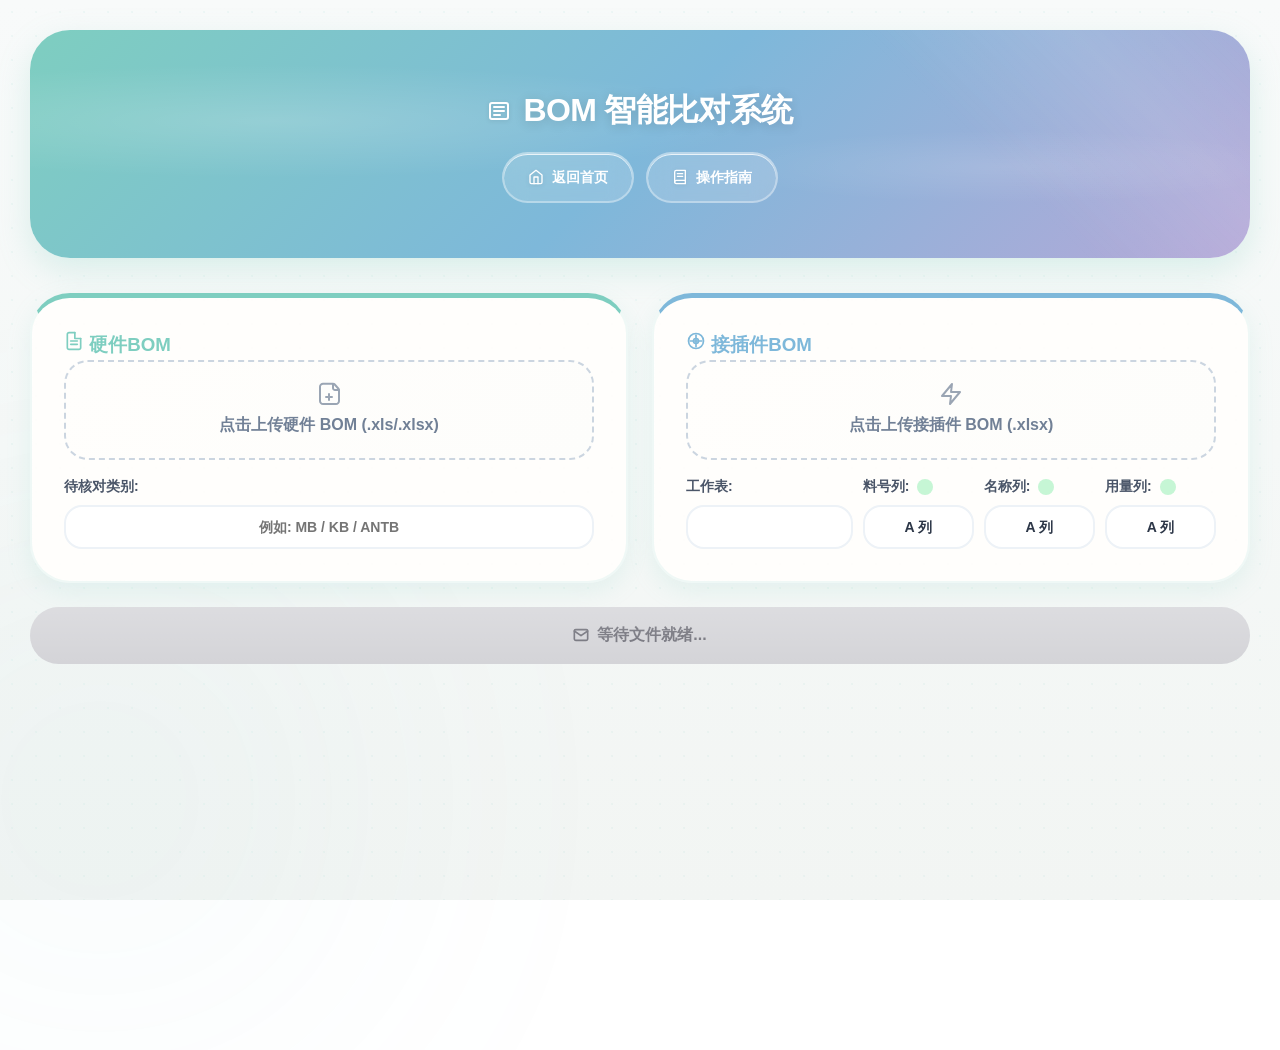
<file: BOM检查工具.html>
<!DOCTYPE html>
<html lang="zh-CN">
<head>
    <meta charset="UTF-8">
    <meta name="viewport" content="width=device-width, initial-scale=1.0">
    <title>BOM 智能比对系统</title>
    
    <!-- 性能优化：异步加载非关键脚本 -->
    <script src="assets/js/lib/xlsx.min.js" defer></script>
    <script src="assets/js/lib/exceljs.min.js" defer></script>
    
    <!-- 通用样式 -->
    <link rel="preload" href="assets/css/common.css" as="style">
    <link href="assets/css/common.css" rel="stylesheet">
    
    <style>
        /* 页面特定样式 */
        .panel-primary h3 { color: var(--primary-color); }
        .panel-secondary h3 { color: var(--secondary-color); }
        
        .info-tag {
            font-size: 11px;
            color: var(--success-color);
            font-weight: 600;
            margin-left: 8px;
            background: var(--success-light);
            padding: 2px 8px;
            border-radius: 10px;
        }
        
        #loadingStatus {
            text-align: center;
            margin-top: 12px;
            font-size: 14px;
            color: var(--text-muted);
            font-weight: 600;
        }
        
        #summaryText {
            text-align: center;
            font-size: 16px;
            margin-bottom: 20px;
            font-weight: 600;
            color: var(--text-primary);
            background: linear-gradient(135deg, var(--bg-light) 0%, var(--bg-color) 100%);
            padding: 15px;
            border-radius: var(--radius-md);
            box-shadow: var(--shadow-sm);
            border: 1px solid var(--border-light);
        }
        
        /* 表格特定样式 */
        .c-name {
            text-align: left !important;
            padding-left: 12px;
            padding-right: 8px;
            word-break: break-word;
        }

        .c-pn {
            font-family: var(--font-mono);
            font-weight: 600;
            color: var(--text-secondary);
            word-break: break-all;
        }

        /* 表格容器 - 确保正确的滚动 */
        .table-container {
            overflow-x: auto;
            overflow-y: hidden;
            border-radius: var(--radius-lg);
            box-shadow: var(--shadow-sm);
        }

        /* 修复虚拟滚动表格 - 使用!important确保样式优先级 */
        .data-table {
            width: 100% !important;
            border-collapse: separate;
            border-spacing: 0;
            table-layout: fixed !important;
        }

        .data-table thead {
            display: table;
            width: calc(100% - 17px) !important;  /* 减去滚动条宽度 */
            table-layout: fixed !important;
        }

        .data-table thead tr {
            display: table;
            width: 100% !important;
            table-layout: fixed !important;
        }

        .data-table tbody {
            display: block;
            max-height: 600px;
            overflow-y: auto;
            overflow-x: hidden;
        }

        .data-table tbody tr {
            display: table;
            width: 100% !important;
            table-layout: fixed !important;
        }

        /* 强制列宽 - 使用百分比让显示更均匀 */
        .data-table thead th:nth-child(1),
        .data-table tbody td:nth-child(1) { width: 5% !important; min-width: 50px !important; }
        .data-table thead th:nth-child(2),
        .data-table tbody td:nth-child(2) { width: 7% !important; min-width: 70px !important; }
        .data-table thead th:nth-child(3),
        .data-table tbody td:nth-child(3) { width: 22% !important; min-width: 150px !important; }
        .data-table thead th:nth-child(4),
        .data-table tbody td:nth-child(4) { width: 21% !important; min-width: 160px !important; }
        .data-table thead th:nth-child(5),
        .data-table tbody td:nth-child(5) { width: 10% !important; min-width: 90px !important; }
        .data-table thead th:nth-child(6),
        .data-table tbody td:nth-child(6) { width: 8% !important; min-width: 75px !important; }
        .data-table thead th:nth-child(7),
        .data-table tbody td:nth-child(7) { width: 8% !important; min-width: 75px !important; }
        .data-table thead th:nth-child(8),
        .data-table tbody td:nth-child(8) { width: 19% !important; min-width: 150px !important; }

        /* 确保表头和表体样式一致 */
        .data-table thead th,
        .data-table tbody td {
            padding: 10px 8px !important;
            text-align: center !important;
            vertical-align: middle !important;
            border-bottom: 1px solid var(--border-light) !important;
            word-wrap: break-word !important;
            font-size: 13px !important;
        }

        /* 名称列居中对齐 */
        .data-table tbody td:nth-child(3) {
            text-align: center !important;
        }

        /* 料号列优化 */
        .data-table tbody td:nth-child(4) {
            font-size: 14px !important;
            line-height: 1.3 !important;
        }
        
        /* 状态行样式 - 使用新配色 */
        tr.row-ignored { 
            background: rgba(113, 128, 150, 0.1); 
        }
        tr.row-ignored td { text-decoration: line-through; color: var(--text-muted); }
        
        tr.row-missing { background: rgba(193, 123, 123, 0.1); }
        tr.row-seq { background: rgba(212, 165, 116, 0.1); }
        tr.row-qty { background: rgba(168, 144, 168, 0.1); }
        tr.row-extra { background: rgba(193, 123, 123, 0.1); }
        
        /* 徽章样式 - 浮起效果 */
        .result-badge {
            display: inline-flex;
            align-items: center;
            white-space: nowrap;
            font-size: 11px !important;
            justify-content: center;
            gap: 4px;
            padding: 6px 14px;
            border-radius: 20px;
            font-size: 12px;
            font-weight: 700;
            white-space: nowrap;
            box-shadow: 0 2px 8px rgba(0,0,0,0.12), inset 0 1px 0 rgba(255,255,255,0.2);
            border: 1px solid rgba(255,255,255,0.3);
            transition: all 0.3s var(--ease-spring);
        }
        
        .result-badge:hover {
            transform: translateY(-2px) scale(1.05);
            box-shadow: 0 4px 12px rgba(0,0,0,0.15), inset 0 1px 0 rgba(255,255,255,0.3);
        }
        
        /* 料号缺失 - 柔和红色 */
        .badge-missing {
            background: linear-gradient(135deg, #C17B7B 0%, #B06B6B 100%);
            color: white;
        }
        
        /* 料号多余 - 浅红色 */
        .badge-extra {
            background: linear-gradient(135deg, #F5E3E3 0%, #EDD5D5 100%);
            color: #A05A5A;
        }
        
        /* 顺序错误 - 柔和橙色 */
        .badge-seq {
            background: linear-gradient(135deg, #F6AD55 0%, #ED8936 100%);
            color: white;
        }

        /* 数量不匹配 - 柔和紫色 */
        .badge-qty {
            background: linear-gradient(135deg, #B5A8D8 0%, #9F8FC8 100%);
            color: white;
        }

        /* 已废弃 - 柔和灰色 */
        .badge-ignored {
            background: linear-gradient(135deg, #A0AEC0 0%, #90A0B0 100%);
            color: white;
        }

        /* 核对通过 - Kawaii 薄荷绿 */
        .badge-ok {
            background: linear-gradient(135deg, #68D391 0%, #48BB78 100%);
            color: white;
        }
        
        .form-group { margin-top: 15px; }
        .form-group label {
            display: block;
            margin-bottom: 8px;
            font-weight: 600;
            color: var(--text-secondary);
            font-size: 14px;
        }
        
        input[type="text"], select {
            width: 100%;
            padding: 12px 15px;
            border: 2px solid var(--border-light);
            border-radius: var(--radius-md);
            text-align: center;
            font-family: var(--font-sans);
            font-size: 14px;
            font-weight: 600;
            background: white;
            transition: all 0.3s var(--ease-spring);
            color: var(--text-primary);
        }
        
        input[type="text"]:focus, select:focus {
            outline: none;
            border-color: var(--primary-color);
            box-shadow: 0 0 0 4px var(--primary-alpha-10);
        }
        
        /* 图标样式 */
        .icon {
            display: inline-flex;
            align-items: center;
            justify-content: center;
            flex-shrink: 0;
        }
        
        .icon-sm { width: 16px; height: 16px; }
        .icon-md { width: 20px; height: 20px; }
        .icon-lg { width: 24px; height: 24px; }
        
        .icon svg {
            width: 100%;
            height: 100%;
            stroke-width: 2;
            stroke-linecap: round;
            stroke-linejoin: round;
            fill: none;
        }
        
        .header .icon svg {
            stroke: currentColor;
            filter: drop-shadow(0 1px 2px rgba(0,0,0,0.1));
        }
        
        .panel h3 .icon svg {
            stroke: currentColor;
        }
        
        .file-upload-wrapper .icon {
            margin-bottom: 6px;
            opacity: 0.7;
            transition: all 0.3s var(--ease-spring);
        }
        
        .file-upload-wrapper:hover .icon {
            opacity: 1;
            transform: scale(1.1);
        }
        
        .file-upload-wrapper .icon svg {
            stroke: currentColor;
        }
        
        /* 按钮中的图标 */
        .btn .icon svg {
            stroke: currentColor;
            stroke-width: 2.5;
        }
        
        .btn-header .icon svg {
            stroke: currentColor;
            stroke-width: 2;
        }
        
        /* 性能优化：表格行优化 - 减少重绘 */
        .data-table tbody tr {
            transition: background-color 0.15s ease;
            /* 性能优化：限制渲染范围 */
            contain: layout style;
        }
        
        /* 性能优化：大数据表格虚拟滚动支持 */
        .data-table tbody {
            display: block;
            max-height: 600px;
            overflow-y: auto;
            scroll-behavior: smooth;
            -webkit-overflow-scrolling: touch;
            overscroll-behavior-y: contain;
        }

        .data-table thead {
            display: table;
            width: 100%;
            table-layout: fixed;
        }

        .data-table tbody tr {
            display: table;
            width: 100%;
            table-layout: fixed;
            height: auto;
            min-height: 50px;
        }
        
        .data-table tbody tr:hover {
            background: var(--primary-alpha-10);
        }
        
        /* 性能优化：表格行分批渲染占位 */
        .table-row-placeholder {
            height: 50px;
            background: linear-gradient(90deg, var(--bg-light) 25%, var(--zinc-100) 50%, var(--bg-light) 75%);
            background-size: 200% 100%;
            animation: loading-pulse 1.5s ease-in-out infinite;
        }
        
        @keyframes loading-pulse {
            0%, 100% { background-position: 200% 0; }
            50% { background-position: -200% 0; }
        }
        
        /* 液态玻璃效果增强 */
        .panel, .result-area {
            position: relative;
        }
        
        .panel::before, .result-area::before {
            content: '';
            position: absolute;
            inset: 0;
            border-radius: inherit;
            padding: 1px;
            background: linear-gradient(135deg, rgba(255,255,255,0.5) 0%, transparent 50%);
            -webkit-mask: linear-gradient(#fff 0 0) content-box, linear-gradient(#fff 0 0);
            mask: linear-gradient(#fff 0 0) content-box, linear-gradient(#fff 0 0);
            -webkit-mask-composite: xor;
            mask-composite: exclude;
            pointer-events: none;
        }
    </style>
</head>
<body>

<!-- 加载提示 -->
<div id="pageLoading" style="position:fixed;top:0;left:0;right:0;bottom:0;background:rgba(255,254,251,0.98);display:flex;flex-direction:column;align-items:center;justify-content:center;z-index:9999;font-family:-apple-system,BlinkMacSystemFont,'Segoe UI',sans-serif">
    <div style="width:48px;height:48px;border:4px solid #e2e8f0;border-top-color:#7ECEC0;border-radius:50%;animation:spin 0.8s linear infinite;"></div>
    <p style="margin-top:20px;color:#718096;font-weight:600;font-size:14px;">正在加载组件...</p>
    <p style="margin-top:8px;color:#a0aec0;font-size:12px;">首次加载可能需要几秒钟</p>
    <style>
        @keyframes spin {
            to { transform: rotate(360deg); }
        }
    </style>
</div>

<script>
function checkLibraries() {
    if (typeof XLSX !== 'undefined') {
        const loading = document.getElementById('pageLoading');
        if (loading) {
            loading.style.opacity = '0';
            loading.style.transition = 'opacity 0.3s ease';
            setTimeout(() => loading.remove(), 300);
        }
    } else {
        setTimeout(checkLibraries, 100);
    }
}
window.addEventListener('load', checkLibraries);
</script>

<div class="container">
    <div class="header">
        <h1>
            <span class="icon icon-lg">
                <svg viewBox="0 0 24 24" fill="none" xmlns="http://www.w3.org/2000/svg">
                    <rect x="3" y="4" width="18" height="16" rx="2" stroke="currentColor"/>
                    <path d="M7 8H17" stroke="currentColor"/>
                    <path d="M7 12H17" stroke="currentColor"/>
                    <path d="M7 16H13" stroke="currentColor"/>
                </svg>
            </span>
            BOM 智能比对系统
        </h1>
        <div style="display: flex; gap: 12px; justify-content: center; margin-top: 16px;">
            <a href="index.html" class="btn-header">
                <span class="icon icon-sm">
                    <svg viewBox="0 0 24 24" fill="none" xmlns="http://www.w3.org/2000/svg">
                        <path d="M3 9l9-7 9 7v11a2 2 0 0 1-2 2H5a2 2 0 0 1-2-2z" stroke="currentColor"/>
                        <polyline points="9 22 9 12 15 12 15 22" stroke="currentColor"/>
                    </svg>
                </span>
                返回首页
            </a>
            <a href="BOM智能比对系统操作指南.html" target="_blank" class="btn-header">
                <span class="icon icon-sm">
                    <svg viewBox="0 0 24 24" fill="none" xmlns="http://www.w3.org/2000/svg">
                        <path d="M4 19.5A2.5 2.5 0 0 1 6.5 17H20" stroke="currentColor"/>
                        <path d="M6.5 2H20V22H6.5A2.5 2.5 0 0 1 4 19.5V4.5A2.5 2.5 0 0 1 6.5 2Z" stroke="currentColor"/>
                        <path d="M8 7H16" stroke="currentColor"/>
                        <path d="M8 11H16" stroke="currentColor"/>
                    </svg>
                </span>
                操作指南
            </a>
        </div>
    </div>

    <div class="main-grid">
        <div class="panel panel-primary">
            <h3>
                <span class="icon icon-md">
                    <svg viewBox="0 0 24 24" fill="none" xmlns="http://www.w3.org/2000/svg">
                        <path d="M13 2H6C5.46957 2 4.96086 2.21071 4.58579 2.58579C4.21071 2.96086 4 3.46957 4 4V20C4 20.5304 4.21071 21.0391 4.58579 21.4142C4.96086 21.7893 5.46957 22 6 22H18C18.5304 22 19.0391 21.7893 19.4142 21.4142C19.7893 21.0391 20 20.5304 20 20V9" stroke="currentColor"/>
                        <path d="M13 2V9H20" stroke="currentColor"/>
                        <path d="M8 12H16" stroke="currentColor"/>
                        <path d="M8 16H16" stroke="currentColor"/>
                    </svg>
                </span>
                硬件BOM <span id="hwName" style="font-size:12px; color:var(--text-muted); font-weight:normal;"></span>
            </h3>
            <label class="file-upload-wrapper" id="hwLabel">
                <span class="icon icon-lg">
                    <svg viewBox="0 0 24 24" fill="none" xmlns="http://www.w3.org/2000/svg">
                        <path d="M22 19V8.35C22 8.014 21.938 7.681 21.816 7.366C21.694 7.052 21.514 6.762 21.286 6.512L17.714 2.512C17.486 2.262 17.218 2.066 16.924 1.935C16.63 1.804 16.316 1.741 16 1.75H6C5.204 1.75 4.441 2.066 3.879 2.629C3.316 3.191 3 3.954 3 4.75V19C3 19.796 3.316 20.559 3.879 21.121C4.441 21.684 5.204 22 6 22H19C19.796 22 20.559 21.684 21.121 21.121C21.684 20.559 22 19.796 22 19Z" stroke="currentColor"/>
                        <path d="M16 2V6C16 6.531 16.211 7.04 16.586 7.414C16.96 7.789 17.469 8 18 8H22" stroke="currentColor"/>
                        <path d="M12 12V18" stroke="currentColor"/>
                        <path d="M9 15H15" stroke="currentColor"/>
                    </svg>
                </span>
                <span>点击上传硬件 BOM (.xls/.xlsx)</span>
                <input type="file" id="fileHardware" accept=".xls,.xlsx">
            </label>
            <div class="form-group">
                <label>待核对类别:</label>
                <input type="text" id="inputCategory" placeholder="例如: MB / KB / ANTB">
            </div>
        </div>

        <div class="panel panel-secondary">
            <h3>
                <span class="icon icon-md">
                    <svg viewBox="0 0 24 24" fill="none" xmlns="http://www.w3.org/2000/svg">
                        <path d="M5 12H19" stroke="currentColor"/>
                        <path d="M12 5V19" stroke="currentColor"/>
                        <circle cx="12" cy="12" r="9" stroke="currentColor"/>
                        <circle cx="12" cy="12" r="3" stroke="currentColor"/>
                    </svg>
                </span>
                接插件BOM <span id="connName" style="font-size:12px; color:var(--text-muted); font-weight:normal;"></span>
            </h3>
            <label class="file-upload-wrapper" id="connLabel">
                <span class="icon icon-lg">
                    <svg viewBox="0 0 24 24" fill="none" xmlns="http://www.w3.org/2000/svg">
                        <path d="M13 2L3 14H12L11 22L21 10H12L13 2Z" stroke="currentColor"/>
                    </svg>
                </span>
                <span>点击上传接插件 BOM (.xlsx)</span>
                <input type="file" id="fileConnector" accept=".xlsx">
            </label>
            <div class="form-group" style="display:grid; grid-template-columns: 1.5fr 1fr 1fr 1fr; gap:10px;">
                <div>
                    <label>工作表:</label>
                    <select id="sheetConnector"></select>
                </div>
                <div>
                    <label>料号列: <span id="pnAutoTip" class="info-tag"></span></label>
                    <select id="colConnectorPn"></select>
                </div>
                <div>
                    <label>名称列: <span id="nameAutoTip" class="info-tag"></span></label>
                    <select id="colConnectorName"></select>
                </div>
                <div>
                    <label>用量列: <span id="qtyAutoTip" class="info-tag"></span></label>
                    <select id="colConnectorQty"></select>
                </div>
            </div>
        </div>
    </div>

    <button id="btnCheck" class="btn btn-primary btn-lg btn-block" disabled>
        <span class="icon icon-sm">
            <svg viewBox="0 0 24 24" fill="none" xmlns="http://www.w3.org/2000/svg">
                <circle cx="12" cy="12" r="10" stroke="currentColor"/>
                <path d="M12 6V12L16 14" stroke="currentColor"/>
            </svg>
        </span>
        正在加载组件...
    </button>
    <div id="loadingStatus"></div>

    <div class="result-area" id="resultArea" style="display:none;">
        <div id="summaryText"></div>
        <div class="table-container">
            <table class="data-table">
                <thead>
                    <tr>
                        <th>接插件行号</th>
                        <th>类别</th>
                        <th class="c-name">物料名称</th>
                        <th>料号</th>
                        <th>硬件行号</th>
                        <th>接插件用量</th>
                        <th>硬件用量</th>
                        <th>核对结果</th>
                    </tr>
                </thead>
                <tbody id="resultBody"></tbody>
            </table>
        </div>
    </div>
</div>

<!-- 通用JS -->
<script src="assets/js/common.js"></script>

<script>
    let hwPnMap = new Map();
    let hwData = [];
    let connWb = null;
    function checkLibrariesLoaded() {
        const xlsxLoaded = typeof XLSX !== 'undefined';
        const excelJsLoaded = typeof ExcelJS !== 'undefined';

        if (xlsxLoaded && excelJsLoaded) {
            document.getElementById('loadingStatus').style.display = 'none';
            checkReady();
        } else {
            const missing = [];
            if (!xlsxLoaded) missing.push('XLSX');
            if (!excelJsLoaded) missing.push('ExcelJS');
            document.getElementById('loadingStatus').innerHTML =
                `<span style="color:var(--accent-color);">
                    <span class="icon" style="display:inline-flex;vertical-align:middle;width:16px;height:16px;margin-right:4px;">
                        <svg viewBox="0 0 24 24" fill="none" xmlns="http://www.w3.org/2000/svg" style="stroke:currentColor;stroke-width:2;stroke-linecap:round;stroke-linejoin:round;">
                            <circle cx="12" cy="12" r="10"/>
                            <path d="M12 6V12L16 14"/>
                        </svg>
                    </span>
                    正在加载组件: ${missing.join(', ')}...
                </span>`;
            setTimeout(checkLibrariesLoaded, 500);
        }
    }

    window.addEventListener('load', checkLibrariesLoaded);

    const categoryMapping = {
        "主板": "MB",
        "小板": "KB", 
        "天线小板": "ANTB",
    };

    const reverseCategoryMapping = {
        "MB": ["主板", "MB"],
        "KB": ["小板", "KB"],
        "ANTB": ["天线小板", "ANTB"],
    };

    function initSelects() {
        const selects = ['colConnectorPn', 'colConnectorName', 'colConnectorQty'];
        selects.forEach(id => {
            const el = document.getElementById(id);
            el.innerHTML = '';
            const colNames = [];
            for (let i = 1; i <= 26; i++) {
                colNames.push(String.fromCharCode(64 + i));
            }
            for (let i = 0; i < 26; i++) {
                for (let j = 0; j < 26; j++) {
                    colNames.push(String.fromCharCode(65 + i) + String.fromCharCode(65 + j));
                }
            }
            colNames.forEach((name, idx) => {
                let opt = document.createElement('option');
                opt.value = idx + 1;
                opt.text = name + " 列";
                el.appendChild(opt);
            });
        });
    }
    initSelects();

    function getColName(num) {
        let result = '';
        while (num > 0) {
            num--;
            result = String.fromCharCode(65 + (num % 26)) + result;
            num = Math.floor(num / 26);
        }
        return result || 'A';
    }

    document.getElementById('fileHardware').addEventListener('change', function(e) {
        const file = e.target.files[0];
        if (!file) {
            return;
        }
        document.getElementById('hwName').innerText = "(" + file.name + ")";
        document.getElementById('hwLabel').classList.add('active-upload');

        const kws = ['MB', 'KB', 'ANTB'];
        const detectedCat = kws.find(k => file.name.toUpperCase().includes(k)) || "";
        document.getElementById('inputCategory').value = detectedCat;

        const reader = new FileReader();
        reader.onload = (re) => {
            try {
                const data = new Uint8Array(re.target.result);
                const wb = XLSX.read(data, { type: 'array' });
                const sheet = wb.Sheets[wb.SheetNames[0]];
                const rows = XLSX.utils.sheet_to_json(sheet, { header: 1 });

                parseHardwareBOM(rows);
                checkReady();
            } catch (err) {
                console.error('硬件BOM读取错误:', err);
                alert('硬件BOM读取失败: ' + err.message);
            }
        };
        reader.onerror = (e) => {
            console.error('FileReader错误:', e);
            alert('文件读取失败');
        };
        reader.readAsArrayBuffer(file);
    });

    function parseHardwareBOM(rows) {
        try {
            hwPnMap.clear();
            hwData = [];

            if (!rows || rows.length === 0) {
                alert('硬件BOM为空');
                return;
            }

            let headerRow = -1;
            let pnCol = -1;
            let refDesCol = -1;

            const scanRows = Math.min(15, rows.length);
            for (let i = 0; i < scanRows; i++) {
                const row = rows[i];
                if (!row || !Array.isArray(row)) continue;

                const cellTexts = [];
                for (let j = 0; j < row.length; j++) {
                    const cellVal = row[j] !== undefined ? String(row[j]).trim() : '';
                    cellTexts.push({ col: j, text: cellVal });
                }

                const hasXuhao = cellTexts.some(c => c.text === '序号');
                const hasLiaohao = cellTexts.some(c => c.text === '料号');
                const hasWeihao = cellTexts.some(c => c.text === '位号');
                const hasWuliao = cellTexts.some(c => c.text === '物料描述');
                
                if (hasXuhao && hasLiaohao && hasWeihao && hasWuliao) {
                    headerRow = i;
                    pnCol = cellTexts.find(c => c.text === '料号').col;
                    refDesCol = cellTexts.find(c => c.text === '位号').col;
                    break;
                }
            }

            if (headerRow < 0) {
                headerRow = 8;
                pnCol = 1;
                refDesCol = 8;
            }

            const dataStartRow = headerRow + 1;

            let lastValidQty = 0;
            let lastSequence = null;
            let parsedCount = 0;
            
            for (let i = dataStartRow; i < rows.length; i++) {
                try {
                    const row = rows[i];
                    if (!row || !Array.isArray(row) || row.length <= pnCol) continue;

                    const pn = row[pnCol] !== undefined ? String(row[pnCol]).trim() : '';
                    if (!pn || pn.toLowerCase() === 'n/a') continue;
                    if (!/^HQ[0-9A-Z]/i.test(pn)) continue;

                    let desText = '';
                    if (refDesCol >= 0 && refDesCol < row.length && row[refDesCol] !== undefined) {
                        desText = String(row[refDesCol]).trim();
                    }
                    let count = desText ? desText.split(/[,，\s\n]+/).filter(v => v.trim().length > 0).length : 0;

                    const sequence = (row[0] !== undefined && row[0] !== null) ? String(row[0]).trim() : null;

                    if (count === 0 && lastValidQty > 0 && sequence !== null && sequence === lastSequence) {
                        count = lastValidQty;
                    }

                    if (!hwPnMap.has(pn)) {
                        hwPnMap.set(pn, []);
                    }
                    hwPnMap.get(pn).push({
                        rowNum: i + 1,
                        qty: count
                    });

                    hwData.push({
                        rowNum: i + 1,
                        pn: pn,
                        qty: count,
                        row: row
                    });
                    
                    if (count > 0) {
                        lastValidQty = count;
                    }
                    lastSequence = sequence;
                    parsedCount++;
                } catch (rowErr) {
                    console.warn(`解析第${i + 1}行时出错:`, rowErr);
                }
            }
        } catch (err) {
            console.error('parseHardwareBOM 错误:', err);
            alert('解析硬件BOM时出错: ' + err.message);
        }
    }

    document.getElementById('fileConnector').addEventListener('change', function(e) {
        const file = e.target.files[0];
        if (!file) return;

        document.getElementById('connName').innerText = "(" + file.name + ")";
        document.getElementById('connLabel').classList.add('active-upload');

        const reader = new FileReader();
        reader.onload = async (re) => {
            try {
                const wb = new ExcelJS.Workbook();
                await wb.xlsx.load(re.target.result);
                connWb = wb;

                const sel = document.getElementById('sheetConnector');
                sel.innerHTML = '';
                wb.eachSheet(s => {
                    let opt = document.createElement('option');
                    opt.value = s.name;
                    opt.text = s.name;
                    sel.appendChild(opt);
                });

                if (wb.worksheets.length > 0) {
                    autoDetectColumns(wb.worksheets[0]);
                }

                checkReady();
            } catch (err) {
                console.error('接插件BOM读取错误:', err);
                const errorMsg = `接插件BOM读取失败！

错误信息：${err.message}

💡 解决方案：
该文件可能包含特殊格式或已损坏。请尝试以下步骤：

1. 在Excel中打开该文件
2. 点击"文件" → "另存为"
3. 选择"Excel工作簿(.xlsx)"格式
4. 保存后重新上传

这样可以清除文件中的特殊格式，使其兼容本工具。`;

                alert(errorMsg);
            }
        };
        reader.onerror = () => {
            alert('文件读取失败');
        };
        reader.readAsArrayBuffer(file);
    });

    function autoDetectColumns(sheet) {
        let pnCol = 4;
        let nameCol = 3;
        let qtyCol = 8; // 默认第8列（H列）
        let foundPn = false, foundName = false, foundQty = false;

        const nameKeywords = ['物料名称', '名称', 'description', 'desc', '物料描述', '品名', '规格'];
        const qtyKeywords = ['用量', '数量', '单耗', 'qty', 'quantity'];

        for (let i = 1; i <= Math.min(10, sheet.rowCount); i++) {
            const row = sheet.getRow(i);
            row.eachCell((cell, colNumber) => {
                const val = String(getCellValue(cell) || '').trim();
                const lowerVal = val.toLowerCase().replace(/\s+/g, '');

                const excludeKeywords = ['项目名称', '负责人', '供应商名称'];
                if (excludeKeywords.some(kw => lowerVal.includes(kw))) {
                    return;
                }

                if (!foundName && nameKeywords.some(kw => lowerVal === kw || lowerVal.includes(kw))) {
                    nameCol = colNumber;
                    foundName = true;
                }
                if (!foundQty && qtyKeywords.some(kw => lowerVal === kw || lowerVal.includes(kw))) {
                    qtyCol = colNumber;
                    foundQty = true;
                }
            });
            if (foundName && foundQty) break;
        }

        const colCounts = new Map();
        for (let i = 1; i <= Math.min(100, sheet.rowCount); i++) {
            const row = sheet.getRow(i);
            if (!row) continue;
            for (let col = 1; col <= Math.min(15, row.cellCount); col++) {
                const cell = row.getCell(col);
                const val = String(getCellValue(cell) || '').trim();
                if (/^HQ[0-9A-Z]{5,}/i.test(val)) {
                    colCounts.set(col, (colCounts.get(col) || 0) + 1);
                }
            }
        }

        let maxCount = 0;
        colCounts.forEach((count, col) => {
            if (count > maxCount && count >= 2) {
                maxCount = count;
                pnCol = col;
                foundPn = true;
            }
        });

        document.getElementById('colConnectorPn').value = pnCol;
        document.getElementById('colConnectorName').value = nameCol;
        document.getElementById('colConnectorQty').value = qtyCol;
        document.getElementById('pnAutoTip').innerText = foundPn ? "已识别" : "";
        document.getElementById('nameAutoTip').innerText = foundName ? "已识别" : "";
        document.getElementById('qtyAutoTip').innerText = foundQty ? "已识别" : "";
    }

    document.getElementById('sheetConnector').onchange = function() {
        if (!connWb) return;
        const sheet = connWb.getWorksheet(this.value);
        if (sheet) autoDetectColumns(sheet);
    };

    function checkReady() {
        const b = document.getElementById('btnCheck');
        const xlsxLoaded = typeof XLSX !== 'undefined';
        const excelJsLoaded = typeof ExcelJS !== 'undefined';

        if (!xlsxLoaded || !excelJsLoaded) {
            b.disabled = true;
            b.innerHTML = `
                <span class="icon icon-sm">
                    <svg viewBox="0 0 24 24" fill="none" xmlns="http://www.w3.org/2000/svg">
                        <circle cx="12" cy="12" r="10" stroke="currentColor"/>
                        <path d="M12 6V12L16 14" stroke="currentColor"/>
                    </svg>
                </span>
                正在加载组件...`;
            return;
        }

        if (hwPnMap.size > 0 && connWb) {
            b.disabled = false;
            b.innerHTML = `
                <span class="icon icon-sm">
                    <svg viewBox="0 0 24 24" fill="none" xmlns="http://www.w3.org/2000/svg">
                        <path d="M22 11.08V12C21.9988 14.1564 21.3005 16.2547 20.0093 17.9818C18.7182 19.709 16.9033 20.9725 14.8354 21.5839C12.7674 22.1953 10.5573 22.1219 8.53447 21.3746C6.51168 20.6273 4.78465 19.2461 3.61096 17.4371C2.43727 15.628 1.87979 13.4881 2.02168 11.3363C2.16356 9.18455 2.99721 7.13631 4.39828 5.49706C5.79935 3.85781 7.69279 2.71537 9.79619 2.24013C11.8996 1.7649 14.1003 1.98232 16.07 2.85999" stroke="currentColor"/>
                        <path d="M22 4L12 14.01L9 11.01" stroke="currentColor"/>
                    </svg>
                </span>
                开始交叉核对`;
        } else {
            b.disabled = true;
            if (hwPnMap.size === 0 && !connWb) {
                b.innerHTML = `
                    <span class="icon icon-sm">
                        <svg viewBox="0 0 24 24" fill="none" xmlns="http://www.w3.org/2000/svg">
                            <path d="M4 4H20C21.1 4 22 4.9 22 6V18C22 19.1 21.1 20 20 20H4C2.9 20 2 19.1 2 18V6C2 4.9 2.9 4 4 4Z" stroke="currentColor"/>
                            <path d="M22 6L12 13L2 6" stroke="currentColor"/>
                        </svg>
                    </span>
                    等待文件就绪...`;
            } else if (hwPnMap.size === 0) {
                b.innerHTML = `
                    <span class="icon icon-sm">
                        <svg viewBox="0 0 24 24" fill="none" xmlns="http://www.w3.org/2000/svg">
                            <rect x="3" y="3" width="18" height="18" rx="2" stroke="currentColor"/>
                            <path d="M3 9H21" stroke="currentColor"/>
                            <path d="M9 21V9" stroke="currentColor"/>
                        </svg>
                    </span>
                    等待硬件BOM...`;
            } else {
                b.innerHTML = `
                    <span class="icon icon-sm">
                        <svg viewBox="0 0 24 24" fill="none" xmlns="http://www.w3.org/2000">
                            <path d="M5 12H19" stroke="currentColor"/>
                            <path d="M12 5V19" stroke="currentColor"/>
                            <circle cx="12" cy="12" r="9" stroke="currentColor"/>
                            <circle cx="12" cy="12" r="3" stroke="currentColor"/>
                        </svg>
                    </span>
                    等待接插件BOM...`;
            }
        }
    }

    function getCellValue(cell) {
        if (!cell || cell.value === null || cell.value === undefined) return "";
        let v = cell.value;
        if (v.richText) return v.richText.map(r => r.text).join('').trim();
        if (typeof v === 'object' && v.result !== undefined) return String(v.result).trim();
        if (typeof v === 'object' && v.formula) return String(v.result || '').trim();
        return String(v).trim();
    }

    function hasStrikeThrough(cell) {
        if (!cell || !cell.font) return false;
        if (cell.font.strike) return true;
        if (cell.value && cell.value.richText) {
            return cell.value.richText.some(r => r.font && r.font.strike);
        }
        return false;
    }

    function isCategoryMatch(rawCat, inputCat) {
        if (!rawCat || !inputCat) return false;
        
        const raw = String(rawCat).trim().toUpperCase();
        const input = String(inputCat).trim().toUpperCase();
        
        if (raw === input) return true;
        
        const mappedCat = categoryMapping[raw];
        if (mappedCat && mappedCat.toUpperCase() === input) return true;
        
        const inputMapped = categoryMapping[input];
        if (inputMapped && inputMapped === raw) return true;
        
        if (raw.includes(input) || input.includes(raw)) return true;
        
        return false;
    }

    document.getElementById('btnCheck').onclick = function() {
        const inputCat = document.getElementById('inputCategory').value.trim().toUpperCase();
        if (!inputCat) {
            alert("请输入待核对类别 (如: MB, KB, ANTB)");
            return;
        }

        if (!connWb) {
            alert("请先上传接插件BOM");
            return;
        }

        const sheetName = document.getElementById('sheetConnector').value;
        const sheet = connWb.getWorksheet(sheetName);
        if (!sheet) {
            alert("无法获取接插件工作表");
            return;
        }

        const pnColNum = parseInt(document.getElementById('colConnectorPn').value);
        const nameColNum = parseInt(document.getElementById('colConnectorName').value);
        const qtyColNum = parseInt(document.getElementById('colConnectorQty').value);

        let results = [];

        let matchedCount = 0;
        let skippedCategory = 0;
        let skippedPN = 0;
        let lastCategory = '';
        let mergedCells = new Map();

        for (let row = 1; row <= sheet.rowCount; row++) {
            const rowData = sheet.getRow(row);
            if (!rowData) continue;
            rowData.eachCell((cell, col) => {
                if (cell.isMerged && cell.master) {
                    const masterRow = cell.master.row;
                    const masterCol = cell.master.col;
                    const key = `${row}_${col}`;
                    mergedCells.set(key, {
                        row: masterRow,
                        col: masterCol,
                        value: getCellValue(cell.master)
                    });
                }
            });
        }

        sheet.eachRow((row, rowNum) => {
            const catCell = row.getCell(1);
            let rawCatValue = getCellValue(catCell);

            const mergedKey = `${rowNum}_1`;
            if (mergedCells.has(mergedKey)) {
                rawCatValue = mergedCells.get(mergedKey).value;
            }

            let effectiveCategory = rawCatValue;
            if (!effectiveCategory && lastCategory) {
                effectiveCategory = lastCategory;
            }

            if (rawCatValue) {
                lastCategory = rawCatValue;
            }

            const pnCell = row.getCell(pnColNum);
            let pn = getCellValue(pnCell);

            const pnMergedKey = `${rowNum}_${pnColNum}`;
            if (mergedCells.has(pnMergedKey)) {
                pn = mergedCells.get(pnMergedKey).value;
            }

            const nameCell = row.getCell(nameColNum);
            let name = getCellValue(nameCell);

            const nameMergedKey = `${rowNum}_${nameColNum}`;
            if (mergedCells.has(nameMergedKey)) {
                name = mergedCells.get(nameMergedKey).value;
            }

            const qtyCell = row.getCell(qtyColNum);
            let connQty = getCellValue(qtyCell);

            const qtyMergedKey = `${rowNum}_${qtyColNum}`;
            if (mergedCells.has(qtyMergedKey)) {
                connQty = mergedCells.get(qtyMergedKey).value;
            }

            if (!isCategoryMatch(effectiveCategory, inputCat)) {
                skippedCategory++;
                return;
            }

            if (!pn || pn.toLowerCase() === 'n/a') {
                skippedPN++;
                return;
            }

            matchedCount++;

            const isStruck = hasStrikeThrough(catCell) || hasStrikeThrough(pnCell) || hasStrikeThrough(nameCell);
            const hwInfoList = hwPnMap.get(pn);
            let hwRow = null;
            let hwQty = 0;
            if (hwInfoList && hwInfoList.length > 0) {
                hwRow = hwInfoList[0].rowNum;
                hwQty = hwInfoList[0].qty;
            }

            let status = 'pending';
            if (isStruck) {
                status = (hwInfoList && hwInfoList.length > 0) ? 'extra' : 'ignored';
            }

            results.push({
                id: rowNum,
                cat: effectiveCategory,
                name: name,
                pn: pn,
                hwRows: hwInfoList || null,
                hwRow: hwRow,
                hwQty: hwQty,
                connQty: (!isNaN(parseFloat(connQty)) && isFinite(connQty)) ? parseFloat(connQty) : 0,
                st: status
            });
        });

        if (results.length === 0) {
            alert(`未找到类别为 "${inputCat}" 的记录，请检查类别输入是否正确`);
            return;
        }

        checkSequenceAndQty(results);
        renderTable(results);
    };

    function checkSequenceAndQty(results) {
        let i = 0;
        while (i < results.length) {
            if (results[i].st === 'ignored' || results[i].st === 'extra') {
                i++;
                continue;
            }

            let j = i + 1;
            while (j < results.length && results[j].name === results[i].name && results[j].st !== 'ignored' && results[j].st !== 'extra') {
                j++;
            }

            const group = results.slice(i, j).filter(x => x.st !== 'ignored' && x.st !== 'extra');

            if (group.length > 0) {
                const hwRowNumbers = [];
                group.forEach(item => {
                    if (item.hwRow) {
                        hwRowNumbers.push({
                            item: item,
                            hwRow: item.hwRow
                        });
                    }
                });

                const sorted = [...hwRowNumbers].sort((a, b) => a.hwRow - b.hwRow);

                hwRowNumbers.forEach((current, idx) => {
                    if (!current.item.hwRow) {
                        current.item.st = 'missing';
                    } else {
                        const expectedHwRow = sorted[idx].hwRow;
                        if (current.hwRow !== expectedHwRow) {
                            current.item.st = 'seq';
                            current.item.expectedRow = expectedHwRow;
                        } else {
                            if (current.item.connQty !== current.item.hwQty) {
                                current.item.st = 'qty';
                            } else {
                                current.item.st = 'ok';
                            }
                        }
                    }
                });

                group.forEach(item => {
                    if (item.st === 'pending') {
                        item.st = 'missing';
                    }
                });
            }

            i = j;
        }
    }

    let tableDataCache = [];
    let tableStatsCache = {};
    const BATCH_SIZE = 50;
    const VIRTUAL_SCROLL_THRESHOLD = 100;

    function createTableRowHTML(item) {
        let resultBadge = '';
        let rowClass = '';
        
        switch (item.st) {
            case 'ignored':
                rowClass = 'row-ignored';
                resultBadge = '<span class="result-badge badge-ignored">已废弃</span>';
                break;
            case 'extra':
                rowClass = 'row-extra';
                resultBadge = `<span class="result-badge badge-extra" title="接插件已废弃但硬件BOM中仍存在">多余料号</span>`;
                break;
            case 'missing':
                rowClass = 'row-missing';
                resultBadge = '<span class="result-badge badge-missing">料号缺失</span>';
                break;
            case 'seq':
                rowClass = 'row-seq';
                const tip = item.expectedRow ? `(应在第${item.expectedRow}行)` : '';
                resultBadge = `<span class="result-badge badge-seq" title="${tip}">顺序错误</span>`;
                break;
            case 'qty':
                rowClass = 'row-qty';
                resultBadge = `<span class="result-badge badge-qty" title="接插件用量: ${item.connQty}, 硬件位号数: ${item.hwQty}">数量不匹配(${item.connQty}/${item.hwQty})</span>`;
                break;
            case 'ok':
                resultBadge = '<span class="result-badge badge-ok">核对通过</span>';
                break;
            default:
                resultBadge = '<span class="result-badge" style="background:#ccc;color:#666;">待检查</span>';
        }

        let hwRowDisplay = item.hwRow || '-';
        if (item.hwRows && item.hwRows.length > 1) {
            hwRowDisplay = `${item.hwRows[0].rowNum || item.hwRows[0]} <small style="color:var(--text-muted)">(+${item.hwRows.length - 1})</small>`;
        }

        return `<tr class="${rowClass}">
            <td>${item.id}</td>
            <td>${item.cat}</td>
            <td class="c-name">${item.name}</td>
            <td class="c-pn">${item.pn}</td>
            <td>${hwRowDisplay}</td>
            <td>${item.connQty || '-'}</td>
            <td>${item.hwQty || '-'}</td>
            <td>${resultBadge}</td>
        </tr>`;
    }

    function calculateStats(data) {
        let missingCount = 0, seqCount = 0, qtyCount = 0, ignoredCount = 0, extraCount = 0, okCount = 0;
        
        data.forEach(item => {
            switch (item.st) {
                case 'ignored': ignoredCount++; break;
                case 'extra': extraCount++; break;
                case 'missing': missingCount++; break;
                case 'seq': seqCount++; break;
                case 'qty': qtyCount++; break;
                case 'ok': okCount++; break;
            }
        });
        
        return { missingCount, seqCount, qtyCount, ignoredCount, extraCount, okCount };
    }

    function renderTableBatched(data, startIndex = 0) {
        const tbody = document.getElementById('resultBody');
        const endIndex = Math.min(startIndex + BATCH_SIZE, data.length);

        const fragment = document.createDocumentFragment();
        const tempDiv = document.createElement('div');

        for (let i = startIndex; i < endIndex; i++) {
            tempDiv.innerHTML = createTableRowHTML(data[i]);
            fragment.appendChild(tempDiv.firstElementChild);
        }

        tbody.appendChild(fragment);

        if (endIndex < data.length) {
            requestAnimationFrame(() => renderTableBatched(data, endIndex));
        } else {
            updateSummary(tableStatsCache, data.length);
        }
    }

    function updateSummary(stats, total) {
        const valid = total - stats.ignoredCount;
        document.getElementById('summaryText').innerHTML = 
            `分析完成 | 总计: ${total} | 有效: ${valid} | 忽略: ${stats.ignoredCount} | ` +
            `<span style="color:var(--success-color)">通过: ${stats.okCount}</span> | ` +
            `<span style="color:var(--danger-color)">缺失: ${stats.missingCount}</span> | ` +
            `<span style="color:var(--accent-dark)">顺序错: ${stats.seqCount}</span>` +
            (stats.qtyCount > 0 ? ` | <span style="color:var(--info-color)">数量错: ${stats.qtyCount}</span>` : '') +
            (stats.extraCount > 0 ? ` | <span style="color:var(--danger-color)">多余: ${stats.extraCount}</span>` : '');
    }

    function renderTable(data) {
        const tbody = document.getElementById('resultBody');
        tbody.innerHTML = '';

        tableDataCache = data;
        tableStatsCache = calculateStats(data);

        document.getElementById('resultArea').style.display = 'block';

        if (data.length <= VIRTUAL_SCROLL_THRESHOLD) {
            const html = data.map(item => createTableRowHTML(item)).join('');
            tbody.innerHTML = html;
            updateSummary(tableStatsCache, data.length);
        } else {
            renderTableBatched(data, 0);
        }
    }
</script>
</body>
</html>
</file>
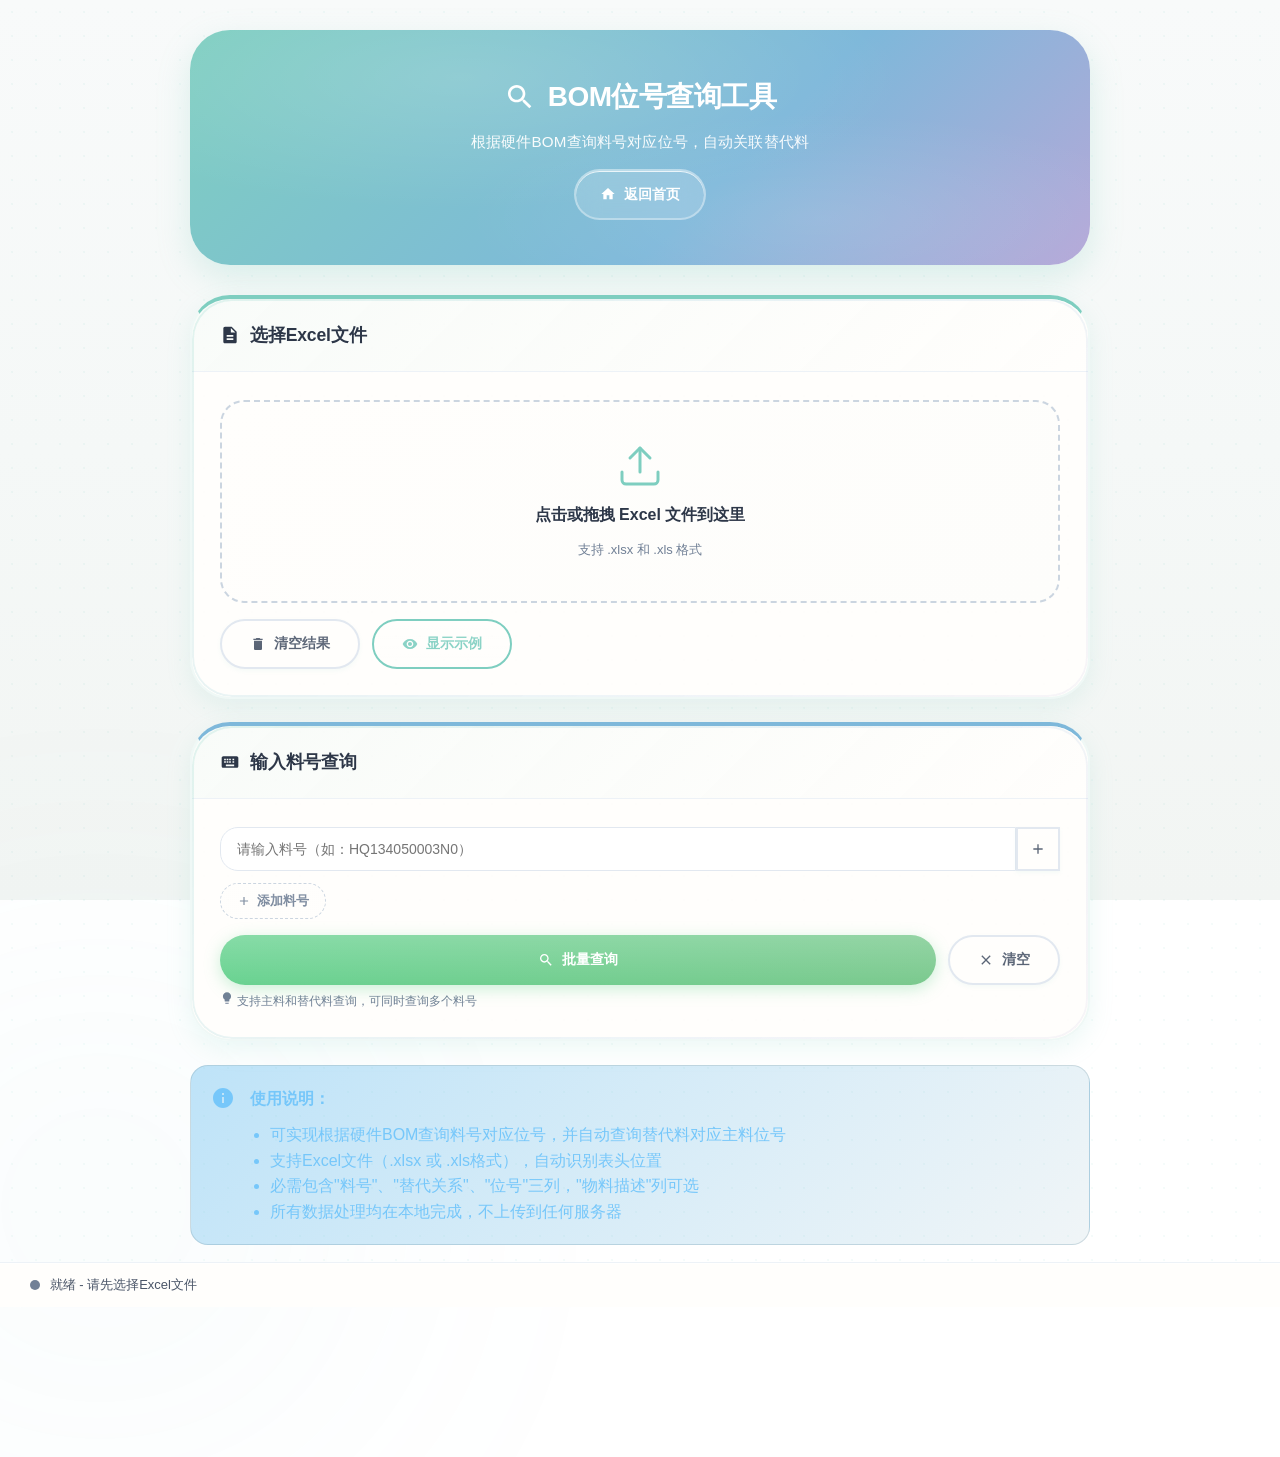
<file: 位号查询工具.html>
<!DOCTYPE html>
<html lang="zh-CN">
<head>
    <meta charset="UTF-8">
    <meta name="viewport" content="width=device-width, initial-scale=1.0">
    <title>BOM位号查询工具</title>
    
    <!-- 性能优化：预加载关键资源 -->
    <link rel="preload" href="assets/css/common.css" as="style">
    <link rel="preload" href="assets/css/pages/query.css" as="style">

    <!-- 通用样式 -->
    <link href="assets/css/common.css" rel="stylesheet">

    <!-- 页面特定样式 -->
    <link href="assets/css/pages/query.css" rel="stylesheet">

    <!-- 性能优化：关键CSS内联 -->
    <style>
        .primary-material{color:#68D391;font-weight:700}.alternative-material{color:var(--primary-color);font-weight:700}.status-bar-custom{position:fixed;bottom:0;left:0;right:0;background:rgba(255,254,252,0.98);backdrop-filter:blur(12px);-webkit-backdrop-filter:blur(12px);border-top:1px solid var(--border-light);padding:12px 30px;font-size:13px;color:var(--text-secondary);z-index:100}.form-control-with-icon{display:flex;align-items:center;gap:10px;background:var(--bg-light);min-height:48px;padding:0 16px;border-radius:var(--radius-md) 0 0 var(--radius-md);border:1.5px solid var(--border-color);border-right:none}.part-number-row{animation:slideInRow .4s var(--ease-spring)}@keyframes slideInRow{from{opacity:0;transform:translateX(-10px)}to{opacity:1;transform:translateX(0)}}#addPartBtn{display:inline-flex;align-items:center;gap:6px;padding:8px 16px;background:transparent;border:1.5px dashed var(--border-dark);color:var(--text-muted);border-radius:var(--radius-md);font-size:13px;font-weight:600;cursor:pointer}
    </style>

    <!-- 性能优化：异步加载非关键脚本 -->
    <script src="assets/js/lib/xlsx.min.js" defer></script>
</head>
<body>

<!-- 加载提示 -->
<div id="pageLoading" style="position:fixed;top:0;left:0;right:0;bottom:0;background:rgba(255,254,251,0.98);display:flex;flex-direction:column;align-items:center;justify-content:center;z-index:9999;font-family:-apple-system,BlinkMacSystemFont,'Segoe UI',sans-serif">
    <div style="width:48px;height:48px;border:4px solid #e2e8f0;border-top-color:#7ECEC0;border-radius:50%;animation:spin 0.8s linear infinite;"></div>
    <p style="margin-top:20px;color:#718096;font-weight:600;font-size:14px;">正在加载组件...</p>
    <p style="margin-top:8px;color:#a0aec0;font-size:12px;">首次加载可能需要几秒钟</p>
    <style>
        @keyframes spin {
            to { transform: rotate(360deg); }
        }
    </style>
</div>

<script>
// 库加载完成后隐藏加载提示
function checkLibraries() {
    if (typeof XLSX !== 'undefined') {
        const loading = document.getElementById('pageLoading');
        if (loading) {
            loading.style.opacity = '0';
            loading.style.transition = 'opacity 0.3s ease';
            setTimeout(() => loading.remove(), 300);
        }
    } else {
        setTimeout(checkLibraries, 100);
    }
}
window.addEventListener('load', checkLibraries);
</script>

<div class="container-narrow">
    <!-- 页面头部 -->
    <header class="page-header">
        <h1>
            <svg width="32" height="32" viewBox="0 0 24 24" fill="currentColor">
                <path d="M15.5 14h-.79l-.28-.27C15.41 12.59 16 11.11 16 9.5 16 5.91 13.09 3 9.5 3S3 5.91 3 9.5 5.91 16 9.5 16c1.61 0 3.09-.59 4.23-1.57l.27.28v.79l5 4.99L20.49 19l-4.99-5zm-6 0C7.01 14 5 11.99 5 9.5S7.01 5 9.5 5 14 7.01 14 9.5 11.99 14 9.5 14z"/>
            </svg>
            BOM位号查询工具
        </h1>
        <p class="subtitle" style="text-align: center;">根据硬件BOM查询料号对应位号，自动关联替代料</p>
        <div class="nav-btn-group">
            <a href="index.html" class="btn-header">
                <svg width="16" height="16" viewBox="0 0 24 24" fill="currentColor">
                    <path d="M10 20v-6h4v6h5v-8h3L12 3 2 12h3v8z"/>
                </svg>
                返回首页
            </a>
        </div>
    </header>

    <!-- 文件选择区域 -->
    <div class="card card-border-primary">
        <div class="card-header">
            <h3>
                <svg width="20" height="20" viewBox="0 0 24 24" fill="currentColor">
                    <path d="M14 2H6c-1.1 0-1.99.9-1.99 2L4 20c0 1.1.89 2 1.99 2H18c1.1 0 2-.9 2-2V8l-6-6zm2 16H8v-2h8v2zm0-4H8v-2h8v2zm-3-5V3.5L18.5 9H13z"/>
                </svg>
                选择Excel文件
            </h3>
        </div>
        <div class="card-body">
            <label class="file-upload-center" id="dropZone">
                <input type="file" id="fileInput" accept=".xlsx, .xls">
                <svg class="upload-icon" viewBox="0 0 24 24" fill="none" stroke="currentColor" stroke-width="1.5" stroke-linecap="round" stroke-linejoin="round">
                    <path d="M21 15v4a2 2 0 0 1-2 2H5a2 2 0 0 1-2-2v-4"/>
                    <polyline points="17 8 12 3 7 8"/>
                    <line x1="12" y1="3" x2="12" y2="15"/>
                </svg>
                <div class="upload-text" id="uploadText">点击或拖拽 Excel 文件到这里</div>
                <div class="upload-hint">支持 .xlsx 和 .xls 格式</div>
                <div id="fileInfo" class="file-info-custom" style="display:none; margin-top:16px;"></div>
            </label>
            <div id="fileStructureInfo"></div>
            <div class="d-flex gap-2 mt-3">
                <button class="btn btn-secondary" id="clearBtn">
                    <svg width="16" height="16" viewBox="0 0 24 24" fill="currentColor">
                        <path d="M6 19c0 1.1.9 2 2 2h8c1.1 0 2-.9 2-2V7H6v12zM19 4h-3.5l-1-1h-5l-1 1H5v2h14V4z"/>
                    </svg>
                    清空结果
                </button>
                <button class="btn btn-outline" id="sampleBtn">
                    <svg width="16" height="16" viewBox="0 0 24 24" fill="currentColor">
                        <path d="M12 4.5C7 4.5 2.73 7.61 1 12c1.73 4.39 6 7.5 11 7.5s9.27-3.11 11-7.5c-1.73-4.39-6-7.5-11-7.5zM12 17c-2.76 0-5-2.24-5-5s2.24-5 5-5 5 2.24 5 5-2.24 5-5 5zm0-8c-1.66 0-3 1.34-3 3s1.34 3 3 3 3-1.34 3-3-1.34-3-3-3z"/>
                    </svg>
                    显示示例
                </button>
            </div>
        </div>
    </div>

    <!-- 查询区域 -->
    <div class="card card-border-secondary">
        <div class="card-header">
            <h3>
                <svg width="20" height="20" viewBox="0 0 24 24" fill="currentColor">
                    <path d="M20 5H4c-1.1 0-1.99.9-1.99 2L2 17c0 1.1.9 2 2 2h16c1.1 0 2-.9 2-2V7c0-1.1-.9-2-2-2zm-9 3h2v2h-2V8zm0 3h2v2h-2v-2zM8 8h2v2H8V8zm0 3h2v2H8v-2zM5 8h2v2H5V8zm0 3h2v2H5v-2zm12 6H7v-2h10v2zm0-4h-2v-2h2v2zm0-3h-2V8h2v2z"/>
                </svg>
                输入料号查询
            </h3>
        </div>
        <div class="card-body">
            <div id="partNumberInputs">
                <div class="input-group mb-2 part-number-row">
                    <input type="text" class="form-control part-number-input" placeholder="请输入料号（如：HQ134050003N0）">
                    <button class="btn btn-secondary btn-add" type="button" title="添加料号">
                        <svg width="16" height="16" viewBox="0 0 24 24" fill="currentColor">
                            <path d="M19 13h-6v6h-2v-6H5v-2h6V5h2v6h6v2z"/>
                        </svg>
                    </button>
                    <button class="btn btn-danger btn-remove" type="button" title="删除" style="display:none;">
                        <svg width="16" height="16" viewBox="0 0 24 24" fill="currentColor">
                            <path d="M6 19c0 1.1.9 2 2 2h8c1.1 0 2-.9 2-2V7H6v12zM19 4h-3.5l-1-1h-5l-1 1H5v2h14V4z"/>
                        </svg>
                    </button>
                </div>
            </div>
            <button class="btn btn-sm" id="addPartBtn">
                <svg width="14" height="14" viewBox="0 0 24 24" fill="currentColor">
                    <path d="M19 13h-6v6h-2v-6H5v-2h6V5h2v6h6v2z"/>
                </svg>
                添加料号
            </button>
            <div class="d-flex gap-2 mt-3">
                <button class="btn btn-success flex-1" id="searchBtn" disabled>
                    <svg width="16" height="16" viewBox="0 0 24 24" fill="currentColor">
                        <path d="M15.5 14h-.79l-.28-.27C15.41 12.59 16 11.11 16 9.5 16 5.91 13.09 3 9.5 3S3 5.91 3 9.5 5.91 16 9.5 16c1.61 0 3.09-.59 4.23-1.57l.27.28v.79l5 4.99L20.49 19l-4.99-5zm-6 0C7.01 14 5 11.99 5 9.5S7.01 5 9.5 5 14 7.01 14 9.5 11.99 14 9.5 14z"/>
                    </svg>
                    批量查询
                </button>
                <button class="btn btn-secondary" id="clearInputBtn">
                    <svg width="16" height="16" viewBox="0 0 24 24" fill="currentColor">
                        <path d="M19 6.41L17.59 5 12 10.59 6.41 5 5 6.41 10.59 12 5 17.59 6.41 19 12 13.41 17.59 19 19 17.59 13.41 12z"/>
                    </svg>
                    清空
                </button>
            </div>
            <div class="hint-text">
                <svg width="14" height="14" viewBox="0 0 24 24" fill="currentColor">
                    <path d="M9 21c0 .5.4 1 1 1h4c.6 0 1-.5 1-1v-1H9v1zm3-19C8.1 2 5 5.1 5 9c0 2.4 1.2 4.5 3 5.7V17c0 .5.4 1 1 1h6c.6 0 1-.5 1-1v-2.3c1.8-1.3 3-3.4 3-5.7 0-3.9-3.1-7-7-7z"/>
                </svg>
                支持主料和替代料查询，可同时查询多个料号
            </div>
        </div>
    </div>

    <!-- 结果区域 -->
    <div class="card d-none" id="resultCard">
        <div class="card-header">
            <h3>
                <svg width="20" height="20" viewBox="0 0 24 24" fill="currentColor">
                    <path d="M4 14h4v-4H4v4zm0 5h4v-4H4v4zM4 9h4V5H4v4zm5 5h12v-4H9v4zm0 5h12v-4H9v4zM9 5v4h12V5H9z"/>
                </svg>
                查询结果
            </h3>
        </div>
        <div class="card-body">
            <div class="loading text-center py-4 d-none" id="loading">
                <div class="spinner mb-2"></div>
                <div class="text-muted">正在查询，请稍候...</div>
            </div>
            <div id="resultContainer">
                <div id="resultArea"></div>
                <div class="table-container mt-3">
                    <table class="data-table" id="resultTable">
                        <thead>
                            <tr>
                                <th style="width:80px;">序号</th>
                                <th style="width:180px;">料号</th>
                                <th style="width:100px;">替代关系</th>
                                <th>物料描述</th>
                                <th style="width:150px;">位号</th>
                                <th style="width:80px;">行号</th>
                            </tr>
                        </thead>
                        <tbody id="resultTableBody"></tbody>
                    </table>
                </div>
            </div>
        </div>
    </div>

    <!-- 状态栏 -->
    <div class="status-bar-custom" id="statusBar">
        <svg width="10" height="10" viewBox="0 0 24 24" fill="currentColor" style="vertical-align:middle;margin-right:6px;color:var(--text-muted);">
            <circle cx="12" cy="12" r="12"/>
        </svg>
        就绪 - 请先选择Excel文件
    </div>

    <!-- 使用说明 -->
    <div class="alert alert-info mt-4 mb-5">
        <div class="alert-icon">
            <svg width="24" height="24" viewBox="0 0 24 24" fill="currentColor">
                <path d="M12 2C6.48 2 2 6.48 2 12s4.48 10 10 10 10-4.48 10-10S17.52 2 12 2zm1 15h-2v-6h2v6zm0-8h-2V7h2v2z"/>
            </svg>
        </div>
        <div class="alert-content">
            <strong>使用说明：</strong>
            <ul style="margin: 10px 0 0 20px; padding: 0;">
                <li>可实现根据硬件BOM查询料号对应位号，并自动查询替代料对应主料位号</li>
                <li>支持Excel文件（.xlsx 或 .xls格式），自动识别表头位置</li>
                <li>必需包含"料号"、"替代关系"、"位号"三列，"物料描述"列可选</li>
                <li>所有数据处理均在本地完成，不上传到任何服务器</li>
            </ul>
        </div>
    </div>
</div>

<!-- 通用JS -->
<script src="assets/js/common.js"></script>

<script>
/**
 * BOM查询工具类
 */
class BOMQueryTool {
    constructor() {
        this.excelData = null;
        this.fileInput = document.getElementById('fileInput');
        this.dropZone = document.getElementById('dropZone');
        this.uploadText = document.getElementById('uploadText');
        this.fileInfo = document.getElementById('fileInfo');
        this.searchBtn = document.getElementById('searchBtn');
        this.clearBtn = document.getElementById('clearBtn');
        this.sampleBtn = document.getElementById('sampleBtn');
        this.resultArea = document.getElementById('resultArea');
        this.resultCard = document.getElementById('resultCard');
        this.resultTable = document.getElementById('resultTable');
        this.resultTableBody = document.getElementById('resultTableBody');
        this.statusBar = document.getElementById('statusBar');
        this.partNumberInputsContainer = document.getElementById('partNumberInputs');
        this.addPartBtn = document.getElementById('addPartBtn');
        this.clearInputBtn = document.getElementById('clearInputBtn');
        this.loading = document.getElementById('loading');
        this.fileStructureInfo = document.getElementById('fileStructureInfo');
        
        this.columnMapping = {};
        this.hasSequenceColumn = false;
        
        this.initEventListeners();
        this.checkXLSXLibrary();
    }
    
    checkXLSXLibrary() {
        if (typeof XLSX === 'undefined') {
            BOMUtils.showNotification('error', 'Excel解析库加载失败，请检查网络连接后刷新页面');
            this.selectFileBtn.disabled = true;
        }
    }
    
    initEventListeners() {
        // 文件选择事件
        this.fileInput.addEventListener('change', (e) => this.handleFileSelect(e));
        
        // 拖拽事件
        ['dragenter', 'dragover', 'dragleave', 'drop'].forEach(eventName => {
            this.dropZone.addEventListener(eventName, this.preventDefaults, false);
        });
        
        ['dragenter', 'dragover'].forEach(eventName => {
            this.dropZone.addEventListener(eventName, () => this.dropZone.classList.add('dragover'), false);
        });
        
        ['dragleave', 'drop'].forEach(eventName => {
            this.dropZone.addEventListener(eventName, () => this.dropZone.classList.remove('dragover'), false);
        });
        
        this.dropZone.addEventListener('drop', (e) => this.handleDrop(e), false);
        this.searchBtn.addEventListener('click', () => this.queryPart());
        this.clearBtn.addEventListener('click', () => this.clearResults());
        this.sampleBtn.addEventListener('click', () => this.showSampleData());
        
        this.addPartBtn.addEventListener('click', () => this.addPartNumberInput());
        this.clearInputBtn.addEventListener('click', () => this.clearPartNumberInputs());
        
        // 绑定第一个输入框的回车事件
        this.bindInputEvents(this.partNumberInputsContainer.querySelector('.part-number-input'));
    }
    
    preventDefaults(e) {
        e.preventDefault();
        e.stopPropagation();
    }
    
    handleDrop(e) {
        const dt = e.dataTransfer;
        const files = dt.files;
        if (files.length > 0) {
            this.processFile(files[0]);
        }
    }
    
    processFile(file) {
        // 创建模拟的事件对象来复用 handleFileSelect 逻辑
        const mockEvent = { target: { files: [file] } };
        this.handleFileSelect(mockEvent);
    }
    
    handleFileSelect(event) {
        const file = event.target.files[0];
        if (!file) return;
        
        const validExtensions = ['.xlsx', '.xls'];
        const fileExtension = file.name.slice(file.name.lastIndexOf('.')).toLowerCase();
        if (!validExtensions.includes(fileExtension)) {
            BOMUtils.showNotification('error', '请选择有效的Excel文件（.xlsx 或 .xls）');
            this.fileInput.value = '';
            return;
        }
        
        this.fileInfo.style.display = 'block';
        this.uploadText.textContent = '文件已就绪';
        this.fileInfo.innerHTML = `
            <div style="display:flex;align-items:center;justify-content:center;gap:8px;">
                <svg width="18" height="18" viewBox="0 0 24 24" fill="currentColor" style="color:var(--success-color);flex-shrink:0;">
                    <path d="M9 16.17L4.83 12l-1.42 1.41L9 19 21 7l-1.41-1.41z"/>
                </svg>
                <span style="overflow:hidden;text-overflow:ellipsis;white-space:nowrap;">已选择: ${file.name} (${BOMUtils.formatFileSize(file.size)})</span>
            </div>
        `;
        this.statusBar.innerHTML = '<span class="spinner" style="width:12px;height:12px;display:inline-block;vertical-align:middle;margin-right:5px;"></span> 正在加载文件...';
        this.clearResults(false);
        
        const reader = new FileReader();
        reader.onload = (e) => {
            try {
                this.loadData(e.target.result);
                this.searchBtn.disabled = false;
                BOMUtils.showNotification('success', `Excel文件加载成功！共 ${this.excelData.length} 行数据`);
            } catch (error) {
                this.searchBtn.disabled = true;
                this.statusBar.innerHTML = '<span style="color:var(--danger-color);">文件加载失败</span>';
                BOMUtils.showNotification('error', `加载Excel文件时出错：${error.message}`);
            }
        };
        
        reader.onerror = () => {
            this.searchBtn.disabled = true;
            this.statusBar.innerHTML = '<span style="color:var(--danger-color);">文件读取失败</span>';
            BOMUtils.showNotification('error', '读取文件时出错');
        };
        
        reader.readAsArrayBuffer(file);
    }
    
    detectHeaderRow(rawData) {
        const maxSearchRows = Math.min(20, rawData.length);
        const requiredKeywords = ['料号'];
        const optionalKeywords = ['替代关系', '位号', '物料描述', '描述', '序号'];
        
        let bestHeaderRow = -1;
        let bestScore = 0;
        
        for (let i = 0; i < maxSearchRows; i++) {
            const row = rawData[i];
            if (!row || row.length === 0) continue;
            
            let score = 0;
            let hasRequired = false;
            
            for (const cell of row) {
                if (!cell) continue;
                const cellStr = cell.toString().trim();
                
                if (requiredKeywords.some(kw => cellStr.includes(kw))) {
                    score += 10;
                    hasRequired = true;
                }
                
                for (const kw of optionalKeywords) {
                    if (cellStr.includes(kw)) {
                        score += 5;
                        break;
                    }
                }
            }
            
            const rowStr = row.join('');
            if (rowStr.includes('历史修改') || rowStr.includes('提交时间') || 
                rowStr.includes('对白') || rowStr.includes('物料编码')) {
                score -= 20;
            }
            
            if (hasRequired && score > bestScore) {
                bestScore = score;
                bestHeaderRow = i;
            }
        }
        
        if (bestHeaderRow === -1) {
            if (rawData.length > 7) {
                const row7Str = rawData[7].join('');
                const row0Str = rawData[0].join('');
                if (row7Str.includes('料号') && row7Str.includes('替代关系')) {
                    bestHeaderRow = 7;
                } else if (row0Str.includes('料号')) {
                    bestHeaderRow = 0;
                }
            } else {
                bestHeaderRow = 0;
            }
        }
        
        return bestHeaderRow;
    }
    
    buildColumnMapping(headers) {
        const mapping = {};
        const columnAliases = {
            '料号': ['料号', '物料编码', 'part number', 'part_no', 'pn'],
            '替代关系': ['替代关系', '替代', '主料替代', 'alt_type'],
            '位号': ['位号', '位置号', 'ref des', 'reference', 'designator'],
            '物料描述': ['物料描述', '描述', '规格', '品名', '物料名称', 'description', 'desc'],
            '序号': ['序号', '项次', '行号', 'item', 'no', '序号']
        };
        
        headers.forEach((header, index) => {
            if (!header) return;
            const headerStr = header.toString().trim().toLowerCase();
            
            for (const [standardName, aliases] of Object.entries(columnAliases)) {
                for (const alias of aliases) {
                    if (headerStr.includes(alias.toLowerCase())) {
                        if (!mapping[standardName]) {
                            mapping[standardName] = index;
                        }
                        break;
                    }
                }
            }
        });
        
        return mapping;
    }
    
    loadData(arrayBuffer) {
        if (typeof XLSX === 'undefined') {
            throw new Error('Excel解析库未加载');
        }
        
        let workbook;
        try {
            workbook = XLSX.read(arrayBuffer, { type: 'array' });
        } catch (e) {
            console.error('Excel解析错误:', e);
            throw new Error(`无法解析Excel文件: ${e.message}。请确保文件格式正确且未损坏。`);
        }
        
        if (!workbook.SheetNames || workbook.SheetNames.length === 0) {
            throw new Error('Excel文件中没有工作表');
        }
        
        const firstSheet = workbook.Sheets[workbook.SheetNames[0]];
        const rawData = XLSX.utils.sheet_to_json(firstSheet, { header: 1, defval: '' });
        
        if (rawData.length < 2) {
            throw new Error('Excel文件数据行数不足');
        }
        
        const headerRowIndex = this.detectHeaderRow(rawData);
        if (headerRowIndex === -1) {
            throw new Error('无法识别表头行');
        }
        
        const headers = rawData[headerRowIndex];
        const dataRows = rawData.slice(headerRowIndex + 1);
        
        this.columnMapping = this.buildColumnMapping(headers);
        
        if (this.columnMapping['料号'] === undefined) {
            throw new Error('Excel文件中缺少必要的列："料号"');
        }
        
        this.hasSequenceColumn = this.columnMapping['序号'] !== undefined;
        this.displayStructureInfo();
        
        this.excelData = [];
        let currentSequence = null;
        let currentMainMaterial = null;
        
        for (let i = 0; i < dataRows.length; i++) {
            const row = dataRows[i];
            if (!row || row.length === 0) continue;
            
            const partNumber = this.getCellValue(row, '料号');
            if (!partNumber) continue;
            
            const altRelation = this.getCellValue(row, '替代关系') || '';
            const position = this.getCellValue(row, '位号') || '';
            const description = this.getCellValue(row, '物料描述') || '';
            
            let sequence = '';
            if (this.hasSequenceColumn) {
                sequence = this.getCellValue(row, '序号') || '';
            }
            
            if (altRelation === '主料' || (!altRelation && sequence !== currentSequence)) {
                currentSequence = sequence;
                currentMainMaterial = {
                    partNumber: partNumber,
                    position: position,
                    description: description,
                    sequence: sequence,
                    rowIndex: headerRowIndex + i + 2
                };
            }
            
            this.excelData.push({
                序号: sequence,
                料号: partNumber,
                替代关系: altRelation || (sequence === currentSequence && partNumber !== currentMainMaterial?.partNumber ? '替代料' : ''),
                位号: position,
                物料描述: description,
                rowIndex: headerRowIndex + i + 2,
                mainMaterialInfo: altRelation === '替代料' ? currentMainMaterial : null
            });
        }
        
        this.statusBar.innerHTML = `
            <svg width="12" height="12" viewBox="0 0 24 24" fill="currentColor" style="vertical-align:middle;margin-right:4px;color:var(--success-color);">
                <path d="M9 16.17L4.83 12l-1.42 1.41L9 19 21 7l-1.41-1.41z"/>
            </svg>
            文件加载成功！表头在第${headerRowIndex + 1}行，共 ${this.excelData.length} 行数据
        `;
    }
    
    getCellValue(row, columnName) {
        const index = this.columnMapping[columnName];
        if (index === undefined || index >= row.length) return '';
        const value = row[index];
        return value !== undefined && value !== null ? value.toString().trim() : '';
    }
    
    displayStructureInfo() {
        const info = [];
        info.push(`<strong>检测到以下列：</strong>`);
        if (this.columnMapping['序号'] !== undefined) info.push(`序号(列${this.columnMapping['序号'] + 1})`);
        if (this.columnMapping['料号'] !== undefined) info.push(`料号(列${this.columnMapping['料号'] + 1})`);
        if (this.columnMapping['替代关系'] !== undefined) info.push(`替代关系(列${this.columnMapping['替代关系'] + 1})`);
        if (this.columnMapping['位号'] !== undefined) info.push(`位号(列${this.columnMapping['位号'] + 1})`);
        if (this.columnMapping['物料描述'] !== undefined) info.push(`物料描述(列${this.columnMapping['物料描述'] + 1})`);
        
        if (this.columnMapping['替代关系'] === undefined) {
            info.push(`<br><span class="warning-icon">
                <svg width="14" height="14" viewBox="0 0 24 24" fill="currentColor"><path d="M1 21h22L12 2 1 21zm12-3h-2v-2h2v2zm0-4h-2v-4h2v4z"/></svg>
                未检测到"替代关系"列
            </span>`);
        }
        if (this.columnMapping['位号'] === undefined) {
            info.push(`<br><span class="warning-icon">
                <svg width="14" height="14" viewBox="0 0 24 24" fill="currentColor"><path d="M1 21h22L12 2 1 21zm12-3h-2v-2h2v2zm0-4h-2v-4h2v4z"/></svg>
                未检测到"位号"列
            </span>`);
        }

        // 使用DOM API设置结构信息（防止潜在的XSS）
        this.fileStructureInfo.innerHTML = '';
        const infoDiv = document.createElement('div');
        infoDiv.className = 'file-structure-info';
        infoDiv.innerHTML = info.join(' | ');
        this.fileStructureInfo.appendChild(infoDiv);
    }
    
    // 添加料号输入框（使用DOM API防止XSS）
    addPartNumberInput() {
        const container = this.partNumberInputsContainer;
        const newRow = document.createElement('div');
        newRow.className = 'input-group mb-2 part-number-row';

        // 创建输入框
        const input = document.createElement('input');
        input.type = 'text';
        input.className = 'form-control part-number-input';
        input.placeholder = '请输入料号';

        // 创建添加按钮
        const addBtn = document.createElement('button');
        addBtn.className = 'btn btn-secondary btn-add';
        addBtn.type = 'button';
        addBtn.title = '添加料号';
        addBtn.innerHTML = '<svg width="16" height="16" viewBox="0 0 24 24" fill="currentColor"><path d="M19 13h-6v6h-2v-6H5v-2h6V5h2v6h6v2z"/></svg>';

        // 创建删除按钮
        const removeBtn = document.createElement('button');
        removeBtn.className = 'btn btn-danger btn-remove';
        removeBtn.type = 'button';
        removeBtn.title = '删除';
        removeBtn.innerHTML = '<svg width="16" height="16" viewBox="0 0 24 24" fill="currentColor"><path d="M6 19c0 1.1.9 2 2 2h8c1.1 0 2-.9 2-2V7H6v12zM19 4h-3.5l-1-1h-5l-1 1H5v2h14V4z"/></svg>';

        newRow.appendChild(input);
        newRow.appendChild(addBtn);
        newRow.appendChild(removeBtn);
        container.appendChild(newRow);

        this.bindInputEvents(input);
        addBtn.addEventListener('click', () => this.addPartNumberInput());
        removeBtn.addEventListener('click', () => {
            newRow.style.animation = 'slideOutRow 0.3s var(--ease-smooth) forwards';
            setTimeout(() => {
                newRow.remove();
                this.updateRemoveButtons();
            }, 300);
        });
        
        this.updateRemoveButtons();
        input.focus();
    }
    
    // 绑定输入框事件
    bindInputEvents(input) {
        input.addEventListener('keypress', (e) => {
            if (e.key === 'Enter') this.queryPart();
        });
    }
    
    // 更新删除按钮显示状态
    updateRemoveButtons() {
        const rows = this.partNumberInputsContainer.querySelectorAll('.part-number-row');
        rows.forEach((row, index) => {
            const removeBtn = row.querySelector('.btn-remove');
            const addBtn = row.querySelector('.btn-add');
            if (rows.length === 1) {
                removeBtn.style.display = 'none';
                addBtn.style.display = 'inline-flex';
            } else {
                removeBtn.style.display = 'inline-flex';
                // 只有最后一个显示添加按钮
                if (index === rows.length - 1) {
                    addBtn.style.display = 'inline-flex';
                } else {
                    addBtn.style.display = 'none';
                }
            }
        });
    }
    
    // 清空所有料号输入（使用DOM API防止XSS）
    clearPartNumberInputs() {
        this.partNumberInputsContainer.innerHTML = '';

        const newRow = document.createElement('div');
        newRow.className = 'input-group mb-2 part-number-row';

        const input = document.createElement('input');
        input.type = 'text';
        input.className = 'form-control part-number-input';
        input.placeholder = '请输入料号（如：HQ134050003N0）';

        const addBtn = document.createElement('button');
        addBtn.className = 'btn btn-secondary btn-add';
        addBtn.type = 'button';
        addBtn.title = '添加料号';
        addBtn.innerHTML = '<svg width="16" height="16" viewBox="0 0 24 24" fill="currentColor"><path d="M19 13h-6v6h-2v-6H5v-2h6V5h2v6h6v2z"/></svg>';

        const removeBtn = document.createElement('button');
        removeBtn.className = 'btn btn-danger btn-remove';
        removeBtn.type = 'button';
        removeBtn.title = '删除';
        removeBtn.style.display = 'none';
        removeBtn.innerHTML = '<svg width="16" height="16" viewBox="0 0 24 24" fill="currentColor"><path d="M6 19c0 1.1.9 2 2 2h8c1.1 0 2-.9 2-2V7H6v12zM19 4h-3.5l-1-1h-5l-1 1H5v2h14V4z"/></svg>';

        newRow.appendChild(input);
        newRow.appendChild(addBtn);
        newRow.appendChild(removeBtn);
        this.partNumberInputsContainer.appendChild(newRow);

        this.bindInputEvents(input);
        addBtn.addEventListener('click', () => this.addPartNumberInput());
        removeBtn.addEventListener('click', () => {
            if (this.partNumberInputsContainer.querySelectorAll('.part-number-row').length > 1) {
                removeBtn.closest('.part-number-row').remove();
                this.updateRemoveButtons();
            }
        });
    }
    
    // 获取所有料号
    getAllPartNumbers() {
        const inputs = this.partNumberInputsContainer.querySelectorAll('.part-number-input');
        const partNumbers = [];
        inputs.forEach(input => {
            const val = input.value.trim();
            if (val) partNumbers.push(val);
        });
        return partNumbers;
    }
    
    queryPart() {
        if (!this.excelData || this.excelData.length === 0) {
            BOMUtils.showNotification('error', '请先选择并加载Excel文件');
            return;
        }
        
        const partNumbers = this.getAllPartNumbers();
        if (partNumbers.length === 0) {
            BOMUtils.showNotification('warning', '请至少输入一个料号');
            return;
        }
        
        this.resultCard.classList.remove('d-none');
        this.loading.classList.remove('d-none');
        this.resultArea.classList.add('d-none');
        this.resultTable.classList.add('d-none');
        this.statusBar.innerHTML = '<span class="spinner" style="width:12px;height:12px;display:inline-block;vertical-align:middle;margin-right:5px;"></span> 查询中...';
        
        setTimeout(() => {
            try {
                this.executeBatchQuery(partNumbers);
            } catch (error) {
                BOMUtils.showNotification('error', `查询出错：${error.message}`);
            } finally {
                this.loading.classList.add('d-none');
                this.resultArea.classList.remove('d-none');
                this.resultTable.classList.remove('d-none');
            }
        }, 50);
    }
    
    // 批量查询
    executeBatchQuery(partNumbers) {
        let allMatches = [];
        let notFoundList = [];
        
        partNumbers.forEach(partNumber => {
            const matches = this.excelData.filter(item => 
                item.料号.toLowerCase() === partNumber.toLowerCase()
            );
            
            if (matches.length === 0) {
                notFoundList.push(partNumber);
            } else {
                allMatches = allMatches.concat(matches);
            }
        });
        
        if (allMatches.length === 0) {
            this.resultArea.innerHTML = `
                <div class="alert alert-warning">
                    未找到以下料号：<br>
                    ${notFoundList.map(pn => `<span class="highlight">${pn}</span>`).join('<br>')}
                </div>
            `;
            this.statusBar.innerHTML = `<span style="color:var(--warning-color);">未找到料号</span>`;
            this.resultTable.classList.add('d-none');
            return;
        }
        
        this.displayBatchResults(allMatches, partNumbers, notFoundList);
        this.statusBar.innerHTML = `
            <svg width="12" height="12" viewBox="0 0 24 24" fill="currentColor" style="vertical-align:middle;margin-right:4px;color:var(--success-color);">
                <path d="M9 16.17L4.83 12l-1.42 1.41L9 19 21 7l-1.41-1.41z"/>
            </svg>
            查询完成，找到 ${allMatches.length} 条匹配记录${notFoundList.length > 0 ? `，${notFoundList.length} 个料号未找到` : ''}
        `;
    }
    
    displayBatchResults(matches, queryList, notFoundList) {
        // 显示未找到的料号
        let resultHTML = '';
        if (notFoundList.length > 0) {
            resultHTML += `
                <div class="alert alert-warning mb-3">
                    <strong>以下料号未找到：</strong>
                    ${notFoundList.map(pn => `<span class="highlight" style="margin-left:8px;">${pn}</span>`).join('')}
                </div>
            `;
        }
        
        // 按查询顺序分组显示
        let detailsHTML = '';
        queryList.forEach((queryPn, index) => {
            const pnMatches = matches.filter(m => m.料号.toLowerCase() === queryPn.toLowerCase());
            if (pnMatches.length > 0) {
                const match = pnMatches[0];
                detailsHTML += this.createDetailHTML(match, index + 1);
            }
        });
        
        resultHTML += detailsHTML;
        this.resultArea.innerHTML = resultHTML;
        
        // 表格显示所有结果
        this.resultTableBody.innerHTML = '';
        matches.forEach(match => {
            this.addResultRow(match, queryList.includes(match.料号) ? match.料号 : null);
        });
    }
    
    createDetailHTML(match, index) {
        const altType = match.替代关系;
        const position = match.位号 || '';
        const description = match.物料描述 || '无描述信息';
        
        let html = `<div class="result-details">`;
        html += `<h4>查询结果 ${index}</h4>`;
        
        if (match.序号) {
            html += `<div class="detail-row"><div class="detail-label">序号：</div><div class="detail-value">${match.序号}</div></div>`;
        }
        
        html += `<div class="detail-row"><div class="detail-label">查询料号：</div><div class="detail-value"><span class="highlight">${match.料号}</span></div></div>`;
        
        html += `<div class="detail-row"><div class="detail-label">替代关系：</div><div class="detail-value">${altType === '主料' ? 
            `<span class="primary-material">主料</span>` : 
            altType === '替代料' ? 
            `<span class="alternative-material">替代料</span>` : 
            altType || '-'}</div></div>`;
        
        html += `<div class="detail-row"><div class="detail-label">物料描述：</div><div class="detail-value">${description}</div></div>`;
        
        if (altType === '主料') {
            html += `<div class="detail-row"><div class="detail-label">位号：</div><div class="detail-value">${position || '无'}</div></div>`;
        } else if (altType === '替代料' && match.mainMaterialInfo) {
            html += `<div class="detail-row"><div class="detail-label">对应主料料号：</div><div class="detail-value"><span class="primary-material">${match.mainMaterialInfo.partNumber}</span></div></div>`;
            html += `<div class="detail-row"><div class="detail-label">主料位号：</div><div class="detail-value" style="color: var(--success-color); font-weight: 600;">${match.mainMaterialInfo.position || '无'}</div></div>`;
        } else {
            html += `<div class="detail-row"><div class="detail-label">位号：</div><div class="detail-value">${position || '无'}</div></div>`;
        }
        
        html += `<div class="detail-row"><div class="detail-label">Excel行号：</div><div class="detail-value">${match.rowIndex}</div></div>`;
        html += `</div>`;
        
        return html;
    }
    
    addResultRow(match, queryPartNumber) {
        const row = document.createElement('tr');
        
        row.innerHTML = `
            <td>${match.序号 || '-'}</td>
            <td>${match.料号 === queryPartNumber ? `<span class="highlight">${match.料号}</span>` : match.料号}</td>
            <td>${match.替代关系 === '主料' ? '<span class="badge badge-success">主料</span>' : match.替代关系 === '替代料' ? '<span class="badge badge-warning">替代料</span>' : match.替代关系 || '-'}</td>
            <td>${match.物料描述 || '无描述信息'}</td>
            <td>${match.位号 || '无'}</td>
            <td>${match.rowIndex}</td>
        `;
        
        this.resultTableBody.appendChild(row);
    }
    
    // executeQuery 方法已移除，使用 executeBatchQuery 替代
    
    // 原有的displayResults和displayDetailedResult方法已不再使用，改用displayBatchResults和createDetailHTML
    
    findMainMaterialBySequence(currentItem) {
        if (currentItem.序号 && this.hasSequenceColumn) {
            const sequence = currentItem.序号;
            const mainMaterial = this.excelData.find(item => 
                item.序号 === sequence && 
                item.替代关系 === '主料' &&
                item.rowIndex < currentItem.rowIndex
            );
            
            if (mainMaterial) {
                return {
                    mainPartNumber: mainMaterial.料号,
                    mainPosition: mainMaterial.位号 || '',
                    mainDescription: mainMaterial.物料描述 || ''
                };
            }
        }
        
        const currentIndex = this.excelData.findIndex(item => 
            item.料号 === currentItem.料号 && item.rowIndex === currentItem.rowIndex
        );
        
        if (currentIndex > 0) {
            for (let i = currentIndex - 1; i >= 0; i--) {
                const item = this.excelData[i];
                if (item.替代关系 === '主料') {
                    return {
                        mainPartNumber: item.料号,
                        mainPosition: item.位号 || '',
                        mainDescription: item.物料描述 || ''
                    };
                }
                if (item.替代关系 === '替代料') continue;
                if (!item.替代关系) break;
            }
        }
        
        return null;
    }
    
    clearResults(clearFileInfo = true) {
        this.resultArea.innerHTML = '';
        this.resultTableBody.innerHTML = '';
        this.resultCard.classList.add('d-none');
        if (clearFileInfo) {
            this.fileInfo.style.display = 'none';
            this.uploadText.textContent = '点击或拖拽 Excel 文件到这里';
            this.fileStructureInfo.innerHTML = '';
            this.excelData = null;
            this.searchBtn.disabled = true;
            this.statusBar.innerHTML = '<svg width="10" height="10" viewBox="0 0 24 24" fill="currentColor" style="vertical-align:middle;margin-right:6px;color:var(--text-muted);"><circle cx="12" cy="12" r="12"/></svg> 就绪 - 请先选择Excel文件';
            this.fileInput.value = '';
        } else {
            this.statusBar.innerHTML = '<svg width="12" height="12" viewBox="0 0 24 24" fill="currentColor" style="vertical-align:middle;margin-right:4px;color:var(--success-color);"><path d="M9 16.17L4.83 12l-1.42 1.41L9 19 21 7l-1.41-1.41z"/></svg> 就绪';
        }
    }
    
    showSampleData() {
        this.resultCard.classList.remove('d-none');
        this.loading.classList.add('d-none');
        this.resultArea.classList.remove('d-none');
        this.resultTable.classList.remove('d-none');
        
        this.resultArea.innerHTML = `
            <div class="result-details">
                <h4>示例查询结果 - 主料</h4>
                <div class="detail-row"><div class="detail-label">序号：</div><div class="detail-value">1</div></div>
                <div class="detail-row"><div class="detail-label">查询料号：</div><div class="detail-value"><span class="highlight">HQ134050003N0</span></div></div>
                <div class="detail-row"><div class="detail-label">替代关系：</div><div class="detail-value"><span class="primary-material">主料</span></div></div>
                <div class="detail-row"><div class="detail-label">物料描述：</div><div class="detail-value">背光LED驱动芯片_DFN2X2X0.75mm-6L_1通道_30V_260mA_贴片</div></div>
                <div class="detail-row"><div class="detail-label">位号：</div><div class="detail-value">U2901</div></div>
                <div class="detail-row"><div class="detail-label">匹配记录数：</div><div class="detail-value">1 条</div></div>
            </div>
            <div class="result-details">
                <h4>示例查询结果 - 替代料</h4>
                <div class="detail-row"><div class="detail-label">序号：</div><div class="detail-value">1</div></div>
                <div class="detail-row"><div class="detail-label">查询料号：</div><div class="detail-value"><span class="highlight">HQ13405000410</span></div></div>
                <div class="detail-row"><div class="detail-label">替代关系：</div><div class="detail-value"><span class="alternative-material">替代料</span></div></div>
                <div class="detail-row"><div class="detail-label">物料描述：</div><div class="detail-value">背光LED驱动芯片_DFN2X2-6L_8通道_37V_1200mA_贴片</div></div>
                <div class="detail-row"><div class="detail-label">对应主料料号：</div><div class="detail-value"><span class="primary-material">HQ134050003N0</span></div></div>
                <div class="detail-row"><div class="detail-label">主料位号：</div><div class="detail-value" style="color: var(--success-color); font-weight: 600;">U2901</div></div>
                <div class="detail-row"><div class="detail-label">匹配记录数：</div><div class="detail-value">1 条</div></div>
            </div>
        `;
        
        this.resultTableBody.innerHTML = `
            <tr>
                <td>1</td>
                <td><span class="highlight">HQ134050003N0</span></td>
                <td><span class="badge badge-success">主料</span></td>
                <td>背光LED驱动芯片_DFN2X2X0.75mm-6L_1通道_30V_260mA_贴片</td>
                <td>U2901</td>
                <td>2</td>
            </tr>
            <tr>
                <td>1</td>
                <td>HQ13405000410</td>
                <td><span class="badge badge-warning">替代料</span></td>
                <td>背光LED驱动芯片_DFN2X2-6L_8通道_37V_1200mA_贴片</td>
                <td>无</td>
                <td>3</td>
            </tr>
        `;
        
        this.statusBar.innerHTML = '显示示例数据';
        BOMUtils.showNotification('info', '已显示示例数据');
    }
}

// 初始化
document.addEventListener('DOMContentLoaded', () => {
    new BOMQueryTool();
});

// 添加移除动画
const style = document.createElement('style');
style.textContent = `
    @keyframes slideOutRow {
        from {
            opacity: 1;
            transform: translateX(0);
        }
        to {
            opacity: 0;
            transform: translateX(20px);
            height: 0;
            margin: 0;
            padding: 0;
        }
    }
`;
document.head.appendChild(style);
</script>

</body>
</html>
</file>
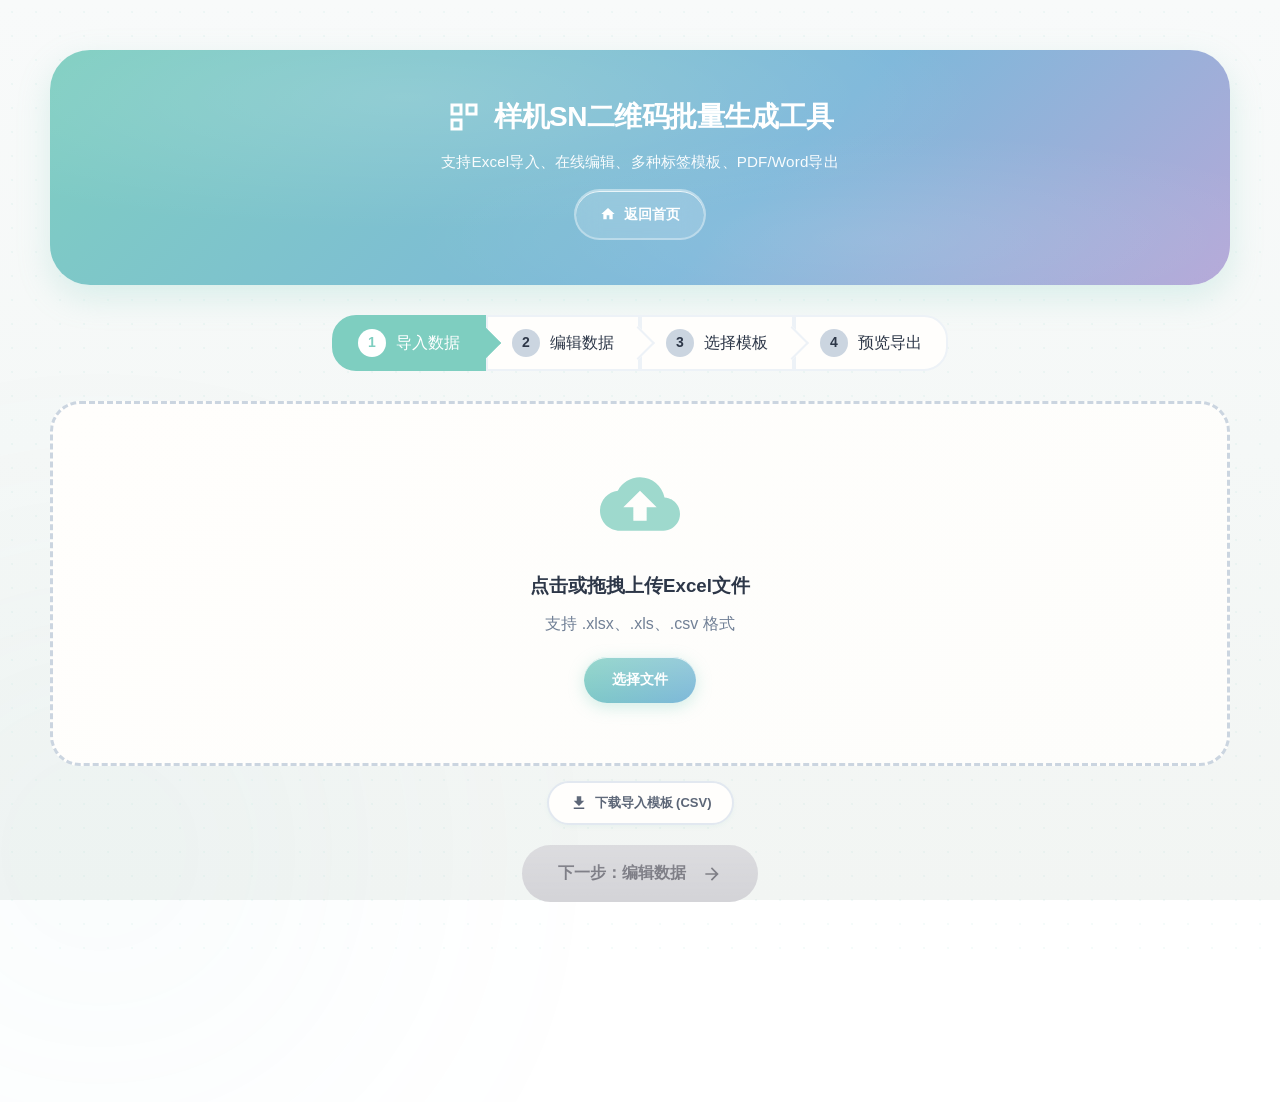
<file: 样机生成二维码.html>
<!DOCTYPE html>
<html lang="zh-CN">
<head>
    <meta charset="UTF-8">
    <meta name="viewport" content="width=device-width, initial-scale=1.0">
    <title>样机SN二维码批量生成工具 - 专业版</title>
    
    <!-- 本地JS库 - 加载速度更快 -->
    <script src="assets/js/lib/xlsx.min.js" defer></script>
    <script src="assets/js/lib/qrcode.min.js" defer></script>
    <script src="assets/js/lib/jspdf.umd.min.js" defer></script>
    <script src="assets/js/lib/html2canvas.min.js" defer></script>
    <script src="assets/js/lib/jszip.min.js" defer></script>
    <script src="assets/js/lib/filesaver.min.js" defer></script>
    
    <!-- 通用样式 -->
    <link href="assets/css/common.css" rel="stylesheet">
    
    <style>
        /* ========================================
           批量二维码生成工具 - 专业版样式
           ======================================== */
        
        :root {
            --preview-bg: #f8f9fa;
            --grid-line: #e2e8f0;
            --cell-hover: #edf2f7;
            --template-active: #B8956B;
        }
        
        /* 页面布局 */
        .app-container {
            max-width: 1400px;
            margin: 0 auto;
            padding: 20px;
        }
        
        /* 步骤指示器 */
        .step-indicator {
            display: flex;
            justify-content: center;
            margin-bottom: 30px;
            gap: 0;
        }
        
        .step-item {
            display: flex;
            align-items: center;
            padding: 12px 24px;
            background: var(--bg-light);
            border: 2px solid var(--border-light);
            cursor: pointer;
            transition: all 0.3s var(--ease-spring);
            position: relative;
        }
        
        .step-item:first-child {
            border-radius: var(--radius-lg) 0 0 var(--radius-lg);
        }
        
        .step-item:last-child {
            border-radius: 0 var(--radius-lg) var(--radius-lg) 0;
        }
        
        .step-item:not(:last-child)::after {
            content: '';
            position: absolute;
            right: -12px;
            width: 24px;
            height: 24px;
            background: var(--bg-light);
            border-top: 2px solid var(--border-light);
            border-right: 2px solid var(--border-light);
            transform: rotate(45deg);
            z-index: 1;
        }
        
        .step-item.active {
            background: var(--primary-color);
            border-color: var(--primary-color);
            color: white;
        }
        
        .step-item.active::after {
            background: var(--primary-color);
            border-color: var(--primary-color);
        }
        
        .step-item.completed {
            background: var(--success-light);
            border-color: var(--success-color);
            color: var(--success-color);
        }
        
        .step-number {
            width: 28px;
            height: 28px;
            border-radius: 50%;
            background: var(--border-dark);
            display: flex;
            align-items: center;
            justify-content: center;
            font-weight: 700;
            font-size: 14px;
            margin-right: 10px;
        }
        
        .step-item.active .step-number {
            background: white;
            color: var(--primary-color);
        }
        
        /* 内容区域 */
        .step-content {
            display: none;
        }
        
        .step-content.active {
            display: block;
            animation: fadeIn 0.4s var(--ease-spring);
        }
        
        @keyframes fadeIn {
            from { opacity: 0; transform: translateY(10px); }
            to { opacity: 1; transform: translateY(0); }
        }
        
        /* 拖拽上传区域 */
        .upload-area {
            border: 3px dashed var(--border-dark);
            border-radius: var(--radius-xl);
            padding: 60px 40px;
            text-align: center;
            background: linear-gradient(135deg, var(--bg-light) 0%, var(--bg-color) 100%);
            transition: all 0.4s var(--ease-spring);
            cursor: pointer;
            position: relative;
            overflow: hidden;
        }
        
        .upload-area:hover, .upload-area.dragover {
            border-color: var(--primary-color);
            background: linear-gradient(135deg, var(--primary-soft) 0%, var(--bg-light) 100%);
            transform: scale(1.01);
        }
        
        .upload-area input {
            position: absolute;
            inset: 0;
            opacity: 0;
            cursor: pointer;
        }
        
        .upload-icon {
            width: 80px;
            height: 80px;
            margin-bottom: 20px;
            fill: var(--primary-light);
            transition: all 0.4s var(--ease-spring);
        }
        
        .upload-area:hover .upload-icon {
            fill: var(--primary-color);
            transform: translateY(-8px);
        }
        
        /* 数据编辑表格 */
        .data-editor {
            background: white;
            border-radius: var(--radius-xl);
            box-shadow: var(--card-shadow);
            overflow: hidden;
            margin-top: 20px;
        }
        
        .data-editor-header {
            display: flex;
            justify-content: space-between;
            align-items: center;
            padding: 16px 20px;
            background: var(--zinc-50);
            border-bottom: 1px solid var(--border-light);
        }
        
        .data-editor-toolbar {
            display: flex;
            gap: 10px;
        }
        
        .data-table-editor {
            width: 100%;
            border-collapse: collapse;
            font-size: 14px;
        }
        
        .data-table-editor th {
            background: var(--zinc-100);
            padding: 12px;
            text-align: left;
            font-weight: 600;
            color: var(--text-secondary);
            border-bottom: 2px solid var(--border-color);
            position: sticky;
            top: 0;
            z-index: 10;
        }
        
        .data-table-editor td {
            padding: 10px 12px;
            border-bottom: 1px solid var(--border-light);
        }
        
        .data-table-editor tr:hover td {
            background: var(--cell-hover);
        }
        
        .data-table-editor input {
            width: 100%;
            padding: 8px 10px;
            border: 1px solid transparent;
            border-radius: var(--radius-sm);
            background: transparent;
            font-size: 14px;
            transition: all 0.2s;
        }
        
        .data-table-editor input:hover, .data-table-editor input:focus {
            border-color: var(--primary-color);
            background: white;
            outline: none;
            box-shadow: 0 0 0 3px var(--primary-alpha-10);
        }
        
        .data-table-editor .row-actions {
            display: flex;
            gap: 6px;
            opacity: 0;
            transition: opacity 0.2s;
        }
        
        .data-table-editor tr:hover .row-actions {
            opacity: 1;
        }
        
        /* 模板选择 - 居中显示 */
        .template-grid {
            display: flex;
            flex-wrap: wrap;
            justify-content: center;
            gap: 20px;
            margin-top: 20px;
        }
        
        .template-card {
            background: white;
            border: 2px solid var(--border-light);
            border-radius: var(--radius-lg);
            padding: 20px;
            cursor: pointer;
            transition: all 0.3s var(--ease-spring);
            text-align: center;
            position: relative;
            width: 200px;
            flex-shrink: 0;
        }
        
        .template-card:hover {
            border-color: var(--primary-light);
            transform: translateY(-4px);
            box-shadow: var(--shadow-md);
        }
        
        .template-card.active {
            border-color: var(--template-active);
            background: var(--primary-soft);
        }
        
        .template-card.active::after {
            content: '✓';
            position: absolute;
            top: 10px;
            right: 10px;
            width: 24px;
            height: 24px;
            background: var(--success-color);
            color: white;
            border-radius: 50%;
            display: flex;
            align-items: center;
            justify-content: center;
            font-size: 14px;
            font-weight: 700;
        }
        
        .template-preview {
            width: 100%;
            height: 120px;
            background: var(--preview-bg);
            border-radius: var(--radius-md);
            margin-bottom: 12px;
            display: flex;
            align-items: center;
            justify-content: center;
            overflow: hidden;
        }
        
        .template-preview svg {
            width: 60px;
            height: 60px;
            fill: var(--primary-color);
        }
        
        .template-name {
            font-weight: 600;
            color: var(--text-primary);
            margin-bottom: 4px;
        }
        
        .template-desc {
            font-size: 12px;
            color: var(--text-muted);
        }
        
        /* 设置面板 */
        .settings-panel {
            background: white;
            border-radius: var(--radius-xl);
            box-shadow: var(--card-shadow);
            padding: 24px;
            margin-top: 20px;
        }
        
        .settings-grid {
            display: grid;
            grid-template-columns: repeat(auto-fit, minmax(250px, 1fr));
            gap: 20px;
        }
        
        .setting-item {
            display: flex;
            flex-direction: column;
            gap: 8px;
        }
        
        .setting-item label {
            font-weight: 600;
            color: var(--text-secondary);
            font-size: 14px;
        }
        
        .setting-item input[type="number"],
        .setting-item input[type="text"],
        .setting-item select {
            padding: 10px 14px;
            border: 2px solid var(--border-light);
            border-radius: var(--radius-md);
            font-size: 14px;
            transition: all 0.2s;
        }
        
        .setting-item input:focus,
        .setting-item select:focus {
            border-color: var(--primary-color);
            outline: none;
            box-shadow: 0 0 0 3px var(--primary-alpha-10);
        }
        
        /* 实时预览区域 */
        .preview-container {
            background: white;
            border-radius: var(--radius-xl);
            box-shadow: var(--card-shadow);
            overflow: hidden;
            margin-top: 20px;
        }
        
        .preview-header {
            display: flex;
            justify-content: space-between;
            align-items: center;
            padding: 16px 20px;
            background: var(--zinc-50);
            border-bottom: 1px solid var(--border-light);
        }
        
        .preview-content {
            padding: 20px;
            min-height: 400px;
            background: var(--preview-bg);
            display: flex;
            flex-wrap: wrap;
            gap: 20px;
            justify-content: center;
            align-content: flex-start;
        }
        
        /* 二维码标签样式 */
        .qr-label {
            background: white;
            border: 1px solid var(--border-color);
            border-radius: var(--radius-md);
            padding: 16px;
            display: flex;
            flex-direction: column;
            align-items: center;
            gap: 10px;
            box-shadow: var(--shadow-sm);
            transition: transform 0.2s;
        }
        
        .qr-label:hover {
            transform: scale(1.05);
            box-shadow: var(--shadow-md);
        }
        
        .qr-label img {
            width: 120px;
            height: 120px;
            image-rendering: pixelated;
        }
        
        .qr-label-text {
            font-size: 14px;
            font-weight: normal;
            font-family: 'Times New Roman', Times, serif;
            color: var(--text-primary);
            text-align: center;
            max-width: 160px;
            word-break: break-all;
            line-height: 1.4;
        }
        
        /* 标签样式变体 */
        .qr-label.style-compact {
            flex-direction: row;
            gap: 12px;
            padding: 12px;
        }
        
        .qr-label.style-compact img {
            width: 60px;
            height: 60px;
        }
        
        .qr-label.style-card {
            width: 180px;
            padding: 20px;
        }
        
        .qr-label.style-card img {
            width: 140px;
            height: 140px;
        }
        
        .qr-label.style-minimal {
            border: none;
            box-shadow: none;
            padding: 8px;
        }
        
        .qr-label.style-minimal img {
            width: 100px;
            height: 100px;
        }
        
        /* 导出按钮组 */
        .export-actions {
            display: flex;
            gap: 12px;
            flex-wrap: wrap;
            margin-top: 20px;
            justify-content: center;
        }
        
        .btn-export {
            display: flex;
            align-items: center;
            gap: 8px;
            padding: 14px 28px;
            border-radius: var(--radius-md);
            font-weight: 600;
            font-size: 15px;
            cursor: pointer;
            transition: all 0.3s var(--ease-spring);
            border: none;
        }
        
        .btn-export svg {
            width: 20px;
            height: 20px;
        }
        
        .btn-export-primary {
            background: linear-gradient(135deg, var(--primary-color) 0%, var(--accent-color) 100%);
            color: white;
            box-shadow: 0 4px 14px rgba(184, 149, 107, 0.4);
        }
        
        .btn-export-primary:hover {
            transform: translateY(-2px);
            box-shadow: 0 8px 24px rgba(184, 149, 107, 0.5);
        }
        
        .btn-export-secondary {
            background: white;
            color: var(--text-secondary);
            border: 2px solid var(--border-color);
        }
        
        .btn-export-secondary:hover {
            border-color: var(--primary-color);
            color: var(--primary-color);
        }
        
        /* 进度条 */
        .progress-wrapper {
            margin: 20px 0;
            display: none;
        }
        
        .progress-wrapper.active {
            display: block;
        }
        
        .progress-bar-modern {
            height: 8px;
            background: var(--bg-dark);
            border-radius: var(--radius-full);
            overflow: hidden;
        }
        
        .progress-fill-modern {
            height: 100%;
            background: linear-gradient(90deg, var(--primary-color) 0%, var(--accent-color) 100%);
            border-radius: var(--radius-full);
            transition: width 0.3s ease;
            width: 0%;
        }
        
        .progress-info {
            display: flex;
            justify-content: space-between;
            margin-top: 8px;
            font-size: 13px;
            color: var(--text-muted);
        }
        
        /* 空状态 */
        .empty-state {
            text-align: center;
            padding: 60px 20px;
            color: var(--text-muted);
        }
        
        .empty-state svg {
            width: 80px;
            height: 80px;
            fill: var(--border-dark);
            margin-bottom: 20px;
        }
        
        /* 统计信息 */
        .stats-bar {
            display: flex;
            gap: 30px;
            padding: 16px 20px;
            background: var(--success-light);
            border-radius: var(--radius-lg);
            margin-bottom: 20px;
        }
        
        .stat-item {
            display: flex;
            align-items: center;
            gap: 8px;
        }
        
        .stat-item-value {
            font-size: 1.5rem;
            font-weight: 700;
            color: var(--success-color);
        }
        
        .stat-item-label {
            font-size: 13px;
            color: var(--text-secondary);
        }
        
        /* 响应式 */
        @media (max-width: 768px) {
            .step-indicator {
                flex-direction: column;
                gap: 10px;
            }
            
            .step-item {
                border-radius: var(--radius-lg) !important;
            }
            
            .step-item::after {
                display: none;
            }
            
            .template-grid {
                justify-content: center;
            }
            
            .template-card {
                width: calc(50% - 10px);
                min-width: 140px;
            }
            
            .settings-grid {
                grid-template-columns: 1fr;
            }
        }
    </style>
</head>
<body>

<!-- 加载提示 -->
<div id="pageLoading" style="position:fixed;top:0;left:0;right:0;bottom:0;background:rgba(255,254,251,0.98);display:flex;flex-direction:column;align-items:center;justify-content:center;z-index:9999;font-family:-apple-system,BlinkMacSystemFont,'Segoe UI',sans-serif">
    <div style="width:48px;height:48px;border:4px solid #e2e8f0;border-top-color:#B8956B;border-radius:50%;animation:spin 0.8s linear infinite;"></div>
    <p style="margin-top:20px;color:#718096;font-weight:600;font-size:14px;">正在加载组件...</p>
    <p style="margin-top:8px;color:#a0aec0;font-size:12px;">首次加载可能需要几秒钟</p>
    <style>
        @keyframes spin {
            to { transform: rotate(360deg); }
        }
    </style>
</div>

<script>
// 库加载完成后隐藏加载提示（检查所有必需的库，带超时保护）
let checkAttempts = 0;
const MAX_CHECK_ATTEMPTS = 50; // 5秒超时 (50 * 100ms)

function checkLibraries() {
    if (typeof XLSX !== 'undefined' && typeof QRCode !== 'undefined' &&
        typeof window.jspdf !== 'undefined' && typeof JSZip !== 'undefined') {
        const loading = document.getElementById('pageLoading');
        if (loading) {
            loading.style.opacity = '0';
            loading.style.transition = 'opacity 0.3s ease';
            setTimeout(() => loading.remove(), 300);
        }
    } else if (checkAttempts++ < MAX_CHECK_ATTEMPTS) {
        setTimeout(checkLibraries, 100);
    } else {
        // 超时后显示错误信息
        const loading = document.getElementById('pageLoading');
        if (loading) {
            loading.innerHTML = `
                <div style="text-align:center;">
                    <svg width="48" height="48" viewBox="0 0 24 24" fill="var(--danger-color)" style="margin-bottom:16px;">
                        <path d="M12 2C6.48 2 2 6.48 2 12s4.48 10 10 10 10-4.48 10-10S17.52 2 12 2zm1 15h-2v-2h2v2zm0-4h-2V7h2v6z"/>
                    </svg>
                    <p style="color:var(--danger-color);font-weight:600;font-size:16px;margin:0;">组件加载超时</p>
                    <p style="color:#a0aec0;font-size:13px;margin:8px 0 0;">请刷新页面重试</p>
                    <button onclick="location.reload()" style="margin-top:16px;padding:10px 20px;background:var(--primary-color);color:white;border:none;border-radius:8px;cursor:pointer;font-weight:600;">刷新页面</button>
                </div>
            `;
        }
    }
}
window.addEventListener('load', checkLibraries);
</script>

<div class="app-container">
    <!-- 页面标题 -->
    <header class="page-header" style="margin-bottom: 30px;">
        <h1>
            <svg width="36" height="36" viewBox="0 0 24 24" fill="currentColor">
                <path d="M3 11h8V3H3v8zm2-6h4v4H5V5zM3 21h8v-8H3v8zm2-6h4v4H5v-4zM13 3v8h8V3h-8zm6 6h-4V5h4v4z"/>
            </svg>
            样机SN二维码批量生成工具
        </h1>
        <p class="subtitle" style="text-align: center;">支持Excel导入、在线编辑、多种标签模板、PDF/Word导出</p>
        <div class="nav-btn-group">
            <a href="index.html" class="btn-header">
                <svg width="16" height="16" viewBox="0 0 24 24" fill="currentColor">
                    <path d="M10 20v-6h4v6h5v-8h3L12 3 2 12h3v8z"/>
                </svg>
                返回首页
            </a>
        </div>
    </header>

    <!-- 步骤指示器 -->
    <div class="step-indicator">
        <div class="step-item active" data-step="1">
            <span class="step-number">1</span>
            <span>导入数据</span>
        </div>
        <div class="step-item" data-step="2">
            <span class="step-number">2</span>
            <span>编辑数据</span>
        </div>
        <div class="step-item" data-step="3">
            <span class="step-number">3</span>
            <span>选择模板</span>
        </div>
        <div class="step-item" data-step="4">
            <span class="step-number">4</span>
            <span>预览导出</span>
        </div>
    </div>

    <!-- 步骤 1: 导入数据 -->
    <div class="step-content active" id="step1">
        <div class="upload-area" id="uploadArea">
            <input type="file" id="fileInput" accept=".xlsx,.xls,.csv" style="z-index: 10;">
            <svg class="upload-icon" viewBox="0 0 24 24">
                <path d="M19.35 10.04C18.67 6.59 15.6 4 12 4 9.11 4 6.6 5.64 5.35 8.04 2.34 8.36 0 10.91 0 14c0 3.31 2.69 6 6 6h13c2.76 0 5-2.24 5-5 0-2.64-2.05-4.78-4.65-4.96zM14 13v4h-4v-4H7l5-5 5 5h-3z"/>
            </svg>
            <h3 style="margin-bottom: 10px; color: var(--text-primary);">点击或拖拽上传Excel文件</h3>
            <p style="color: var(--text-muted); margin-bottom: 20px;">支持 .xlsx、.xls、.csv 格式</p>
            <button class="btn btn-primary" id="btnSelectFile" style="position: relative; z-index: 20; pointer-events: none;">选择文件</button>
        </div>
        
        <!-- 模板下载 -->
        <div style="text-align: center; margin-top: 15px;">
            <a href="二维码导入模板.xlsx" download class="btn btn-sm btn-secondary" style="display: inline-flex; align-items: center; gap: 6px;">
                <svg width="20" height="18" viewBox="0 0 24 24" fill="currentColor">
                    <path d="M19 9h-4V3H9v6H5l7 7 7-7zM5 18v2h14v-2H5z"/>
                </svg>
                下载导入模板 (CSV)
            </a>
        </div>
        
        <!-- 列选择设置 -->
        <div class="settings-panel" id="columnSettings" style="display: none; margin-top: 20px;">
            <h4 style="margin-bottom: 15px;">📋 数据列设置</h4>
            <p style="color: var(--text-muted); font-size: 13px; margin-bottom: 15px;">
                系统已自动识别Excel列，如需调整请修改下方设置：
            </p>
            <div class="settings-grid" style="grid-template-columns: repeat(2, 1fr);">
                <div class="setting-item">
                    <label>SN码 (二维码内容) 所在列</label>
                    <select id="snColumnSelect">
                        <option value="0">A 列 (第1列)</option>
                        <option value="1">B 列 (第2列)</option>
                        <option value="2">C 列 (第3列)</option>
                        <option value="3">D 列 (第4列)</option>
                        <option value="4">E 列 (第5列)</option>
                        <option value="5">F 列 (第6列)</option>
                        <option value="6">G 列 (第7列)</option>
                        <option value="7">H 列 (第8列)</option>
                        <option value="8">I 列 (第9列)</option>
                        <option value="9">J 列 (第10列)</option>
                        <option value="10">K 列 (第11列)</option>
                        <option value="11">L 列 (第12列)</option>
                        <option value="12">M 列 (第13列)</option>
                        <option value="13">N 列 (第14列)</option>
                        <option value="14">O 列 (第15列)</option>
                    </select>
                </div>
                <div class="setting-item">
                    <label>项目名称 (显示文字) 所在列</label>
                    <select id="nameColumnSelect">
                        <option value="0">A 列 (第1列)</option>
                        <option value="1" selected>B 列 (第2列)</option>
                        <option value="2">C 列 (第3列)</option>
                        <option value="3">D 列 (第4列)</option>
                        <option value="4">E 列 (第5列)</option>
                        <option value="5">F 列 (第6列)</option>
                        <option value="6">G 列 (第7列)</option>
                        <option value="7">H 列 (第8列)</option>
                        <option value="8">I 列 (第9列)</option>
                        <option value="9">J 列 (第10列)</option>
                        <option value="10">K 列 (第11列)</option>
                        <option value="11">L 列 (第12列)</option>
                        <option value="12">M 列 (第13列)</option>
                        <option value="13">N 列 (第14列)</option>
                        <option value="14">O 列 (第15列)</option>
                    </select>
                </div>
            </div>
        </div>
        
        <div class="stats-bar" id="statsBar" style="display: none;">
            <div class="stat-item">
                <span class="stat-item-value" id="statTotal">0</span>
                <span class="stat-item-label">总数据</span>
            </div>
            <div class="stat-item">
                <span class="stat-item-value" id="statValid">0</span>
                <span class="stat-item-label">有效数据</span>
            </div>
            <div class="stat-item">
                <span class="stat-item-value" id="statEmpty">0</span>
                <span class="stat-item-label">空行</span>
            </div>
        </div>

        <div style="text-align: center; margin-top: 20px;">
            <button class="btn btn-primary btn-lg" id="btnToStep2" disabled>
                下一步：编辑数据
                <svg width="20" height="20" viewBox="0 0 24 24" fill="currentColor" style="vertical-align: middle; margin-left: 8px;">
                    <path d="M12 4l-1.41 1.41L16.17 11H4v2h12.17l-5.58 5.59L12 20l8-8z"/>
                </svg>
            </button>
        </div>
    </div>

    <!-- 步骤 2: 编辑数据 -->
    <div class="step-content" id="step2">
        <!-- 列信息说明 -->
        <div style="background: var(--primary-soft); border: 1px solid var(--primary-alpha-20); border-radius: var(--radius-lg); padding: 16px 20px; margin-bottom: 20px;">
            <div style="display: flex; align-items: center; gap: 20px; flex-wrap: wrap;">
                <div style="display: flex; align-items: center; gap: 8px;">
                    <svg width="20" height="20" viewBox="0 0 24 24" fill="var(--primary-color)">
                        <path d="M12 2C6.48 2 2 6.48 2 12s4.48 10 10 10 10-4.48 10-10S17.52 2 12 2zm1 15h-2v-6h2v6zm0-8h-2V7h2v2z"/>
                    </svg>
                    <span style="font-weight: 600; color: var(--text-primary);">数据列识别结果：</span>
                </div>
                <div style="display: flex; gap: 30px; flex-wrap: wrap;">
                    <div>
                        <span style="color: var(--text-muted); font-size: 13px;">SN码 (二维码内容)：</span>
                        <span style="font-weight: 600; color: var(--primary-color);" id="displaySnCol">A 列</span>
                    </div>
                    <div>
                        <span style="color: var(--text-muted); font-size: 13px;">项目名称 (显示文字)：</span>
                        <span style="font-weight: 600; color: var(--primary-color);" id="displayNameCol">B 列</span>
                    </div>
                </div>
                <button class="btn btn-sm btn-secondary" onclick="goToStep(1)" style="margin-left: auto;">
                    修改列设置
                </button>
            </div>
        </div>
        
        <div class="data-editor">
            <div class="data-editor-header">
                <div>
                    <strong>数据编辑器</strong>
                    <span style="color: var(--text-muted); margin-left: 10px; font-size: 13px;">可直接在表格中修改数据</span>
                </div>
                <div class="data-editor-toolbar">
                    <button class="btn btn-sm btn-secondary" id="btnAddRow">
                        <svg width="16" height="16" viewBox="0 0 24 24" fill="currentColor" style="vertical-align: middle; margin-right: 4px;">
                            <path d="M19 13h-6v6h-2v-6H5v-2h6V5h2v6h6v2z"/>
                        </svg>
                        添加行
                    </button>
                    <button class="btn btn-sm btn-danger" id="btnClearData">
                        <svg width="16" height="16" viewBox="0 0 24 24" fill="currentColor" style="vertical-align: middle; margin-right: 4px;">
                            <path d="M6 19c0 1.1.9 2 2 2h8c1.1 0 2-.9 2-2V7H6v12zM19 4h-3.5l-1-1h-5l-1 1H5v2h14V4z"/>
                        </svg>
                        清空
                    </button>
                </div>
            </div>
            <div style="max-height: 500px; overflow: auto;">
                <table class="data-table-editor" id="dataTable">
                    <thead>
                        <tr>
                            <th style="width: 50px;">#</th>
                            <th>SN码 (内容)</th>
                            <th>项目名称 (标签)</th>
                            <th style="width: 100px;">操作</th>
                        </tr>
                    </thead>
                    <tbody id="dataTableBody">
                        <!-- 动态生成 -->
                    </tbody>
                </table>
            </div>
        </div>

        <div style="text-align: center; margin-top: 20px;">
            <button class="btn btn-secondary" onclick="goToStep(1)">
                <svg width="20" height="20" viewBox="0 0 24 24" fill="currentColor" style="vertical-align: middle; margin-right: 8px;">
                    <path d="M20 11H7.83l5.59-5.59L12 4l-8 8 8 8 1.41-1.41L7.83 13H20v-2z"/>
                </svg>
                上一步
            </button>
            <button class="btn btn-primary btn-lg" id="btnToStep3">
                下一步：选择模板
                <svg width="20" height="20" viewBox="0 0 24 24" fill="currentColor" style="vertical-align: middle; margin-left: 8px;">
                    <path d="M12 4l-1.41 1.41L16.17 11H4v2h12.17l-5.58 5.59L12 20l8-8z"/>
                </svg>
            </button>
        </div>
    </div>

    <!-- 步骤 3: 选择模板 -->
    <div class="step-content" id="step3">
        <div class="template-grid" id="templateGrid">
            <!-- 模板卡片 -->
            <div class="template-card active" data-template="standard">
                <div class="template-preview">
                    <svg viewBox="0 0 24 24"><path d="M3 11h8V3H3v8zm2-6h4v4H5V5zM3 21h8v-8H3v8zm2-6h4v4H5v-4zM13 3v8h8V3h-8zm6 6h-4V5h4v4z"/></svg>
                </div>
                <div class="template-name">标准标签</div>
                <div class="template-desc">二维码+文字，居中显示</div>
            </div>
            
            <div class="template-card" data-template="compact">
                <div class="template-preview">
                    <svg viewBox="0 0 24 24"><path d="M3 11h8V3H3v8zm2-6h4v4H5V5zM13 3v8h8V3h-8zm6 6h-4V5h4v4zM3 21h8v-8H3v8zm2-6h4v4H5v-4z"/></svg>
                </div>
                <div class="template-name">紧凑标签</div>
                <div class="template-desc">二维码+文字，横向排列</div>
            </div>
            
            <div class="template-card" data-template="card">
                <div class="template-preview">
                    <svg viewBox="0 0 24 24"><path d="M20 4H4c-1.1 0-2 .9-2 2v12c0 1.1.9 2 2 2h16c1.1 0 2-.9 2-2V6c0-1.1-.9-2-2-2zM4 18V6h16v12H4z"/></svg>
                </div>
                <div class="template-name">卡片标签</div>
                <div class="template-desc">大尺寸二维码，适合打印</div>
            </div>
            
            <div class="template-card" data-template="minimal">
                <div class="template-preview">
                    <svg viewBox="0 0 24 24"><path d="M3 11h8V3H3v8zm2-6h4v4H5V5zM3 21h8v-8H3v8zm2-6h4v4H5v-4zM13 3v8h8V3h-8zm6 6h-4V5h4v4z"/></svg>
                </div>
                <div class="template-name">极简标签</div>
                <div class="template-desc">仅二维码，无边框</div>
            </div>

        </div>

        <div class="settings-panel">
            <h4 style="margin-bottom: 20px; display: flex; align-items: center; gap: 8px;">
                <svg width="20" height="20" viewBox="0 0 24 24" fill="currentColor">
                    <path d="M19.14 12.94c.04-.3.06-.61.06-.94 0-.32-.02-.64-.07-.94l2.03-1.58c.18-.14.23-.41.12-.61l-1.92-3.32c-.12-.22-.37-.29-.59-.22l-2.39.96c-.5-.38-1.03-.7-1.62-.94l-.36-2.54c-.04-.24-.24-.41-.48-.41h-3.84c-.24 0-.43.17-.47.41l-.36 2.54c-.59.24-1.13.57-1.62.94l-2.39-.96c-.22-.08-.47 0-.59.22L5.08 8.87c-.12.21-.08.47.12.61l2.03 1.58c-.05.3-.09.63-.09.94s.02.64.07.94l-2.03 1.58c-.18.14-.23.41-.12.61l1.92 3.32c.12.22.37.29.59.22l2.39-.96c.5.38 1.03.7 1.62.94l.36 2.54c.05.24.24.41.48.41h3.84c.24 0 .44-.17.47-.41l.36-2.54c.59-.24 1.13-.56 1.62-.94l2.39.96c.22.08.47 0 .59-.22l1.92-3.32c.12-.22.07-.47-.12-.61l-2.01-1.58z"/>
                </svg>
                高级设置
            </h4>
            <div class="settings-grid">
                <div class="setting-item">
                    <label>二维码尺寸 (像素)</label>
                    <input type="number" id="qrSize" value="150" min="50" max="400" step="10">
                </div>
                <div class="setting-item">
                    <label>每行显示数量</label>
                    <input type="number" id="colsPerRow" value="6" min="1" max="10">
                </div>
                <div class="setting-item">
                    <label>页面边距 (mm)</label>
                    <input type="number" id="pageMargin" value="5" min="0" max="50">
                </div>
                <div class="setting-item">
                    <label>标签间距 (mm)</label>
                    <input type="number" id="labelGap" value="5" min="0" max="20">
                </div>
                <div class="setting-item">
                    <label>导出纸张尺寸</label>
                    <select id="paperSize">
                        <option value="a4">A4 (210×297mm)</option>
                        <option value="letter">Letter (216×279mm)</option>
                        <option value="a5">A5 (148×210mm)</option>
                    </select>
                </div>
                <div class="setting-item">
                    <label>二维码纠错等级</label>
                    <select id="errorCorrection">
                        <option value="L">低 (7%)</option>
                        <option value="M" selected>中 (15%)</option>
                        <option value="Q">高 (25%)</option>
                        <option value="H">最高 (30%)</option>
                    </select>
                </div>
                <div class="setting-item">
                    <label>生成的二维码是否需要带边框</label>
                    <select id="enableBorder">
                        <option value="false">否</option>
                        <option value="true">是</option>
                    </select>
                </div>
            </div>
        </div>

        <div style="text-align: center; margin-top: 20px;">
            <button class="btn btn-secondary" onclick="goToStep(2)">
                <svg width="20" height="20" viewBox="0 0 24 24" fill="currentColor" style="vertical-align: middle; margin-right: 8px;">
                    <path d="M20 11H7.83l5.59-5.59L12 4l-8 8 8 8 1.41-1.41L7.83 13H20v-2z"/>
                </svg>
                上一步
            </button>
            <button class="btn btn-primary btn-lg" id="btnToStep4">
                下一步：预览导出
                <svg width="20" height="20" viewBox="0 0 24 24" fill="currentColor" style="vertical-align: middle; margin-left: 8px;">
                    <path d="M12 4l-1.41 1.41L16.17 11H4v2h12.17l-5.58 5.59L12 20l8-8z"/>
                </svg>
            </button>
        </div>
    </div>

    <!-- 步骤 4: 预览导出 -->
    <div class="step-content" id="step4">
        <div class="preview-container">
            <div class="preview-header">
                <div>
                    <strong>实时预览</strong>
                    <span style="color: var(--text-muted); margin-left: 10px; font-size: 13px;" id="previewInfo"></span>
                </div>
                <button class="btn btn-sm btn-secondary" id="btnRefreshPreview">
                    <svg width="16" height="16" viewBox="0 0 24 24" fill="currentColor" style="vertical-align: middle; margin-right: 4px;">
                        <path d="M17.65 6.35C16.2 4.9 14.21 4 12 4c-4.42 0-7.99 3.58-7.99 8s3.57 8 7.99 8c3.73 0 6.84-2.55 7.73-6h-2.08c-.82 2.33-3.04 4-5.65 4-3.31 0-6-2.69-6-6s2.69-6 6-6c1.66 0 3.14.69 4.22 1.78L13 11h7V4l-2.35 2.35z"/>
                    </svg>
                    刷新预览
                </button>
            </div>
            <div class="preview-content" id="previewArea">
                <div class="empty-state">
                    <svg viewBox="0 0 24 24"><path d="M12 4.5C7 4.5 2.73 7.61 1 12c1.73 4.39 6 7.5 11 7.5s9.27-3.11 11-7.5c-1.73-4.39-6-7.5-11-7.5zM12 17c-2.76 0-5-2.24-5-5s2.24-5 5-5 5 2.24 5 5-2.24 5-5 5zm0-8c-1.66 0-3 1.34-3 3s1.34 3 3 3 3-1.34 3-3-1.34-3-3-3z"/></svg>
                    <p>点击"刷新预览"生成二维码预览</p>
                </div>
            </div>
        </div>

        <div class="progress-wrapper" id="progressWrapper">
            <div class="progress-bar-modern">
                <div class="progress-fill-modern" id="progressFill"></div>
            </div>
            <div class="progress-info">
                <span id="progressText">准备生成...</span>
                <span id="progressPercent">0%</span>
            </div>
        </div>

        <div class="export-actions">
            <button class="btn-export btn-export-secondary" id="btnExportImages">
                <svg viewBox="0 0 24 24" fill="currentColor"><path d="M21 19V5c0-1.1-.9-2-2-2H5c-1.1 0-2 .9-2 2v14c0 1.1.9 2 2 2h14c1.1 0 2-.9 2-2zM8.5 13.5l2.5 3.01L14.5 12l4.5 6H5l3.5-4.5z"/></svg>
                导出图片 (ZIP)
            </button>
            <button class="btn-export btn-export-primary" id="btnExportPDF">
                <svg viewBox="0 0 24 24" fill="currentColor"><path d="M20 2H8c-1.1 0-2 .9-2 2v12c0 1.1.9 2 2 2h12c1.1 0 2-.9 2-2V4c0-1.1-.9-2-2-2zm-8.5 7.5c0 .83-.67 1.5-1.5 1.5H9v2H7.5V7H10c.83 0 1.5.67 1.5 1.5v1zm5 2c0 .83-.67 1.5-1.5 1.5h-2.5V7H15c.83 0 1.5.67 1.5 1.5v3zm4-3H19v1h1.5V11H19v2h-1.5V7h3v1.5zM9 9.5h1v-1H9v1zM4 6H2v14c0 1.1.9 2 2 2h14v-2H4V6zm10 5.5h1v-3h-1v3z"/></svg>
                导出 PDF
            </button>
        </div>

        <div style="text-align: center; margin-top: 20px;">
            <button class="btn btn-secondary" onclick="goToStep(3)">
                <svg width="20" height="20" viewBox="0 0 24 24" fill="currentColor" style="vertical-align: middle; margin-right: 8px;">
                    <path d="M20 11H7.83l5.59-5.59L12 4l-8 8 8 8 1.41-1.41L7.83 13H20v-2z"/>
                </svg>
                上一步
            </button>
            <button class="btn btn-primary" onclick="location.reload()">
                <svg width="20" height="20" viewBox="0 0 24 24" fill="currentColor" style="vertical-align: middle; margin-right: 8px;">
                    <path d="M12 5V1L7 6l5 5V7c3.31 0 6 2.69 6 6s-2.69 6-6 6-6-2.69-6-6H4c0 4.42 3.58 8 8 8s8-3.58 8-8-3.58-8-8-8z"/>
                </svg>
                重新生成
            </button>
        </div>
    </div>
</div>

<script>
// ========================================
// 全局状态
// ========================================
let currentStep = 1;
let tableData = [];
let selectedTemplate = 'standard';
let qrCache = new Map(); // 缓存生成的二维码（限制大小防止内存泄漏）
const MAX_QR_CACHE_SIZE = 100; // 最大缓存数量

// 安全地添加到缓存（LRU策略）
function addToQRCache(key, value) {
    if (qrCache.size >= MAX_QR_CACHE_SIZE) {
        // 删除最老的缓存项
        const firstKey = qrCache.keys().next().value;
        if (firstKey !== undefined) {
            qrCache.delete(firstKey);
        }
    }
    qrCache.set(key, value);
}

// ========================================
// 步骤导航
// ========================================
function goToStep(step) {
    currentStep = step;
    
    // 更新步骤指示器
    document.querySelectorAll('.step-item').forEach((item, index) => {
        const itemStep = index + 1;
        item.classList.remove('active', 'completed');
        
        if (itemStep === step) {
            item.classList.add('active');
        } else if (itemStep < step) {
            item.classList.add('completed');
        }
    });
    
    // 更新内容区域
    document.querySelectorAll('.step-content').forEach(content => {
        content.classList.remove('active');
    });
    document.getElementById(`step${step}`).classList.add('active');
}

// 步骤点击事件
document.querySelectorAll('.step-item').forEach(item => {
    item.addEventListener('click', () => {
        const step = parseInt(item.dataset.step);
        // 只允许点击已完成的步骤或当前步骤的下一步
        if (step <= currentStep + 1 && step !== currentStep) {
            goToStep(step);
        }
    });
});

// 下一步按钮
document.getElementById('btnToStep2').addEventListener('click', () => goToStep(2));
document.getElementById('btnToStep3').addEventListener('click', () => goToStep(3));
document.getElementById('btnToStep4').addEventListener('click', () => {
    goToStep(4);
    refreshPreview();
});

// ========================================
// 文件上传
// ========================================
const uploadArea = document.getElementById('uploadArea');
const fileInput = document.getElementById('fileInput');

['dragenter', 'dragover', 'dragleave', 'drop'].forEach(eventName => {
    uploadArea.addEventListener(eventName, (e) => {
        e.preventDefault();
        e.stopPropagation();
    });
});

['dragenter', 'dragover'].forEach(eventName => {
    uploadArea.addEventListener(eventName, () => {
        uploadArea.classList.add('dragover');
    });
});

['dragleave', 'drop'].forEach(eventName => {
    uploadArea.addEventListener(eventName, () => {
        uploadArea.classList.remove('dragover');
    });
});

uploadArea.addEventListener('drop', (e) => {
    const files = e.dataTransfer.files;
    if (files.length > 0) handleFile(files[0]);
});

fileInput.addEventListener('change', (e) => {
    if (e.target.files.length > 0) handleFile(e.target.files[0]);
});

async function handleFile(file) {
    if (!file.name.match(/\.(xlsx|xls|csv)$/i)) {
        alert('请选择 Excel 文件 (.xlsx, .xls) 或 CSV 文件');
        return;
    }
    
    try {
        // 保存文件供后续使用
        window.currentFile = file;
        
        const data = await readExcel(file);
        
        // 显示列设置面板
        document.getElementById('columnSettings').style.display = 'block';
        
        // 分析表头并自动选择列
        analyzeAndSetColumns(data);
        
        // 处理数据（使用当前选择的列）
        processImportedData(data);
        
        // 显示统计
        document.getElementById('statsBar').style.display = 'flex';
        document.getElementById('btnToStep2').disabled = false;
        
        // 更新上传区域显示（使用DOM API防止XSS）
        const uploadArea = document.getElementById('uploadArea');
        uploadArea.innerHTML = `
            <svg class="upload-icon" viewBox="0 0 24 24" style="fill: var(--success-color);">
                <path d="M9 16.17L4.83 12l-1.42 1.41L9 19 21 7l-1.41-1.41z"/>
            </svg>
            <h3 style="margin-bottom: 10px; color: var(--success-color);">文件上传成功</h3>
            <p style="color: var(--text-muted);"></p>
            <button class="btn btn-secondary" style="margin-top: 15px; position: relative; z-index: 20;" onclick="location.reload()">
                重新上传
            </button>
        `;
        // 安全地设置文件名（防止XSS）
        uploadArea.querySelector('p').textContent = file.name;
        
        // 监听列选择变化
        document.getElementById('snColumnSelect').addEventListener('change', () => {
            processImportedData(data);
        });
        document.getElementById('nameColumnSelect').addEventListener('change', () => {
            processImportedData(data);
        });
        
    } catch (err) {
        alert('读取文件失败: ' + err.message);
        console.error(err);
    }
}

// 分析表头并自动设置列选择
function analyzeAndSetColumns(data) {
    if (data.length === 0) return;
    
    const header = data[0];
    let detectedSnCol = 0;
    let detectedNameCol = 1;
    
    header.forEach((cell, idx) => {
        const cellStr = String(cell).toLowerCase();
        // 检测SN码列
        if (cellStr.includes('sn') || cellStr.includes('码') || cellStr.includes('编号') || cellStr.includes('序号')) {
            detectedSnCol = idx;
        }
        // 检测项目名称列
        if (cellStr.includes('名称') || cellStr.includes('项目') || cellStr.includes('name') || cellStr.includes('品名')) {
            detectedNameCol = idx;
        }
    });
    
    // 更新下拉选择
    document.getElementById('snColumnSelect').value = detectedSnCol;
    document.getElementById('nameColumnSelect').value = detectedNameCol;
}

function readExcel(file) {
    return new Promise((resolve, reject) => {
        const reader = new FileReader();
        reader.onload = (e) => {
            try {
                const data = new Uint8Array(e.target.result);
                const workbook = XLSX.read(data, {type: 'array'});
                const firstSheet = workbook.Sheets[workbook.SheetNames[0]];
                const json = XLSX.utils.sheet_to_json(firstSheet, {header: 1});
                resolve(json);
            } catch (err) {
                reject(err);
            }
        };
        reader.onerror = reject;
        reader.readAsArrayBuffer(file);
    });
}

function processImportedData(data) {
    tableData = [];
    let validCount = 0;
    let emptyCount = 0;
    
    // 获取用户选择的列索引
    const snCol = parseInt(document.getElementById('snColumnSelect').value) || 0;
    const nameCol = parseInt(document.getElementById('nameColumnSelect').value) || 1;
    
    // 检查是否有表头（第一行是否为文字说明）
    let startRow = 0;
    if (data.length > 0) {
        const firstCell = String(data[0][0] || '').toLowerCase();
        // 如果第一行包含常见的表头关键词，则跳过
        if (firstCell.includes('序号') || firstCell.includes('编号') || firstCell.includes('sn') || firstCell.includes('名称')) {
            startRow = 1;
        }
    }
    
    // 处理数据行
    for (let i = startRow; i < data.length; i++) {
        const row = data[i];
        if (!row || row.length === 0) {
            emptyCount++;
            continue;
        }
        
        const sn = row[snCol] ? String(row[snCol]).trim() : '';
        const name = row[nameCol] ? String(row[nameCol]).trim() : '';
        
        if (sn || name) {
            tableData.push({
                id: tableData.length + 1,
                sn: sn,
                name: name
            });
            validCount++;
        } else {
            emptyCount++;
        }
    }
    
    // 更新统计
    document.getElementById('statTotal').textContent = data.length;
    document.getElementById('statValid').textContent = validCount;
    document.getElementById('statEmpty').textContent = emptyCount;
    
    // 渲染表格
    renderDataTable();
    
    // 更新列信息显示
    updateColumnDisplay(snCol, nameCol);
}

// 更新列信息显示
function updateColumnDisplay(snCol, nameCol) {
    const colNames = ['A', 'B', 'C', 'D', 'E', 'F', 'G', 'H', 'I', 'J', 'K', 'L', 'M', 'N', 'O'];
    document.getElementById('displaySnCol').textContent = colNames[snCol] + ' 列 (第' + (snCol + 1) + '列)';
    document.getElementById('displayNameCol').textContent = colNames[nameCol] + ' 列 (第' + (nameCol + 1) + '列)';
}

// ========================================
// 数据编辑表格
// ========================================
function renderDataTable() {
    const tbody = document.getElementById('dataTableBody');
    tbody.innerHTML = '';
    
    tableData.forEach((row, index) => {
        const tr = document.createElement('tr');
        tr.innerHTML = `
            <td>${index + 1}</td>
            <td><input type="text" value="${row.sn}" data-field="sn" data-index="${index}"></td>
            <td><input type="text" value="${row.name}" data-field="name" data-index="${index}"></td>
            <td>
                <div class="row-actions">
                    <button class="btn btn-sm btn-danger" onclick="deleteRow(${index})">删除</button>
                </div>
            </td>
        `;
        tbody.appendChild(tr);
    });
    
    // 绑定输入事件
    tbody.querySelectorAll('input').forEach(input => {
        input.addEventListener('change', (e) => {
            const index = parseInt(e.target.dataset.index);
            const field = e.target.dataset.field;
            tableData[index][field] = e.target.value;
        });
    });
}

// 添加行
document.getElementById('btnAddRow').addEventListener('click', () => {
    tableData.push({
        id: tableData.length + 1,
        sn: '',
        name: ''
    });
    renderDataTable();
});

// 清空数据
document.getElementById('btnClearData').addEventListener('click', () => {
    if (confirm('确定要清空所有数据吗？')) {
        tableData = [];
        renderDataTable();
    }
});

// 删除行
function deleteRow(index) {
    tableData.splice(index, 1);
    // 重新编号
    tableData.forEach((row, i) => row.id = i + 1);
    renderDataTable();
}

// ========================================
// 模板选择
// ========================================
document.querySelectorAll('.template-card').forEach(card => {
    card.addEventListener('click', () => {
        document.querySelectorAll('.template-card').forEach(c => c.classList.remove('active'));
        card.classList.add('active');
        selectedTemplate = card.dataset.template;

        // 自动刷新预览
        if (tableData.length > 0) {
            refreshPreview();
        }
    });
});

// ========================================
// 实时预览
// ========================================
document.getElementById('btnRefreshPreview').addEventListener('click', refreshPreview);

async function refreshPreview() {
    const previewArea = document.getElementById('previewArea');
    const settings = getSettings();
    
    previewArea.innerHTML = '';
    document.getElementById('previewInfo').textContent = `模板: ${getTemplateName()} | 共 ${tableData.length} 个`;
    
    // 显示前 12 个作为预览
    const previewCount = Math.min(tableData.length, 12);
    
    for (let i = 0; i < previewCount; i++) {
        const item = tableData[i];
        const label = await createQRLabel(item, settings);
        previewArea.appendChild(label);
    }
    
    if (tableData.length > 12) {
        const more = document.createElement('div');
        more.className = 'empty-state';
        more.style.flex = '1 1 100%';
        more.innerHTML = `<p>还有 ${tableData.length - 12} 个二维码...</p>`;
        previewArea.appendChild(more);
    }
}

function getSettings() {
    return {
        template: selectedTemplate,
        qrSize: parseInt(document.getElementById('qrSize').value) || 150,
        colsPerRow: parseInt(document.getElementById('colsPerRow').value) || 4,
        pageMargin: parseInt(document.getElementById('pageMargin').value) || 5,
        labelGap: parseInt(document.getElementById('labelGap').value) || 5,
        paperSize: document.getElementById('paperSize').value,
        errorCorrection: document.getElementById('errorCorrection').value,
        enableBorder: document.getElementById('enableBorder').value === 'true'
    };
}

function getTemplateName() {
    const names = {
        'standard': '标准标签',
        'compact': '紧凑标签',
        'card': '卡片标签',
        'minimal': '极简标签'
    };
    return names[selectedTemplate] || '标准标签';
}

async function createQRLabel(item, settings) {
    const label = document.createElement('div');
    label.className = `qr-label style-${settings.template}`;

    // 使用 qrcodejs 库生成二维码
    const qrContainer = document.createElement('div');
    qrContainer.style.display = 'none';
    document.body.appendChild(qrContainer);

    const cacheKey = `${item.sn}_${settings.qrSize}_${settings.errorCorrection}`;

    let qrDataUrl;
    if (qrCache.has(cacheKey)) {
        qrDataUrl = qrCache.get(cacheKey);
        qrContainer.remove();
    } else {
        // 创建二维码
        const qr = new QRCode(qrContainer, {
            text: item.sn || 'N/A',
            width: settings.qrSize,
            height: settings.qrSize,
            colorDark: '#2D3748',
            colorLight: '#FFFFFF',
            correctLevel: QRCode.CorrectLevel[settings.errorCorrection.toUpperCase()] || QRCode.CorrectLevel.H
        });

        // 等待二维码生成后获取dataURL
        await new Promise((resolve) => {
            setTimeout(() => {
                const img = qrContainer.querySelector('img');
                if (img && img.src) {
                    qrDataUrl = img.src;
                    addToQRCache(cacheKey, qrDataUrl);
                } else {
                    // fallback to canvas
                    const canvas = qrContainer.querySelector('canvas');
                    if (canvas) {
                        qrDataUrl = canvas.toDataURL();
                        addToQRCache(cacheKey, qrDataUrl);
                    }
                }
                qrContainer.remove();
                resolve();
            }, 50);
        });
    }

    // 创建图片元素
    const img = document.createElement('img');
    img.src = qrDataUrl;
    img.alt = item.sn;
    label.appendChild(img);

    if (settings.template !== 'minimal') {
        const text = document.createElement('div');
        text.className = 'qr-label-text';
        text.textContent = item.displayName || `${item.sn}${item.name ? '-' + item.name : ''}`;
        label.appendChild(text);
    }

    return label;
}

// ========================================
// 导出功能
// ========================================
// 导出图片 ZIP
document.getElementById('btnExportImages').addEventListener('click', exportImages);

async function exportImages() {
    showProgress(true);
    const zip = new JSZip();
    const settings = getSettings();
    const total = tableData.length;

    for (let i = 0; i < total; i++) {
        const item = tableData[i];

        // 使用 qrcodejs 库生成二维码
        const qrContainer = document.createElement('div');
        qrContainer.style.display = 'none';
        document.body.appendChild(qrContainer);

        const qr = new QRCode(qrContainer, {
            text: item.sn || 'N/A',
            width: 300,
            height: 300,
            colorDark: '#000000',
            colorLight: '#FFFFFF',
            correctLevel: QRCode.CorrectLevel[settings.errorCorrection.toUpperCase()] || QRCode.CorrectLevel.H
        });

        // 等待二维码生成
        await new Promise((resolve) => {
            setTimeout(() => {
                const img = qrContainer.querySelector('img');
                let qrDataUrl;
                if (img && img.src) {
                    qrDataUrl = img.src;
                } else {
                    const canvas = qrContainer.querySelector('canvas');
                    if (canvas) {
                        qrDataUrl = canvas.toDataURL();
                    }
                }

                if (qrDataUrl) {
                    const base64Data = qrDataUrl.split(',')[1];
                    zip.file(`${item.sn || 'qr'}_${i + 1}.png`, base64Data, {base64: true});
                }

                qrContainer.remove();
                resolve();
            }, 50);
        });

        updateProgress(i + 1, total, '正在生成图片...');
    }

    const blob = await zip.generateAsync({type: 'blob'});
    saveAs(blob, `二维码图片_${getTimestamp()}.zip`);
    showProgress(false);
}

// 导出 PDF
document.getElementById('btnExportPDF').addEventListener('click', exportPDF);

async function exportPDF() {
    showProgress(true);
    const { jsPDF } = window.jspdf;
    const settings = getSettings();

    // 固定使用A4纸张
    const pdf = new jsPDF({
        orientation: 'portrait',
        unit: 'mm',
        format: 'a4'
    });

    const pageWidth = pdf.internal.pageSize.getWidth();  // A4: 210mm
    const pageHeight = pdf.internal.pageSize.getHeight(); // A4: 297mm
    const margin = settings.pageMargin || 5;  // 默认页边距5mm

    const cols = settings.colsPerRow;

    // 计算二维码大小（基于可用宽度和列数）
    const availableWidth = pageWidth - margin * 2;
    const qrSize = Math.min(40, (availableWidth - (cols - 1) * settings.labelGap) / cols);

    // 计算字体大小
    const fontSize = Math.max(8, Math.min(16, qrSize * 0.4));
    const lineHeight = fontSize * 0.35;
    const textBottomGap = 3;  // 文字底部到下一行二维码的间隙

    // 计算单个标签的总高度（二维码 + 文字区域 + 文字底部间隙）
    const labelHeight = qrSize + lineHeight * 2 + textBottomGap;

    // 计算可容纳的行数
    const availableHeight = pageHeight - margin * 2;
    const maxRows = Math.floor(availableHeight / labelHeight);

    // X向居中计算
    const actualRowWidth = cols * qrSize + (cols - 1) * settings.labelGap;
    const startX = (pageWidth - actualRowWidth) / 2;

    let currentX = startX;
    let currentY = margin;
    let colIndex = 0;
    let rowIndex = 0;

    const total = tableData.length;

    for (let i = 0; i < total; i++) {
        const item = tableData[i];

        // 检查是否需要新页面（在添加内容之前检查，确保不被截断）
        if (rowIndex >= maxRows) {
            pdf.addPage();
            colIndex = 0;
            rowIndex = 0;
            currentX = startX;
            currentY = margin;
        }

        // 先绘制线框（如果启用）- 在添加内容之前绘制
        if (settings.enableBorder) {
            const lineWidth = 0.3; // 线框宽度
            const borderPadding = 1.5; // 内边距（减小避免交叉）

            // 计算实际内容高度
            let actualContentHeight = qrSize;
            if (settings.template !== 'minimal') {
                actualContentHeight = qrSize + lineHeight * 2;
            }

            // 计算线框的矩形范围（不包含底部间距）
            const borderX = currentX - borderPadding;
            const borderY = currentY - borderPadding;
            const borderW = qrSize + borderPadding * 2;
            const borderH = actualContentHeight + borderPadding * 2;

            // 绘制矩形线框
            pdf.setDrawColor(0); // 黑色边框
            pdf.setLineWidth(lineWidth);
            pdf.rect(borderX, borderY, borderW, borderH, 'S');
        }

        // 生成二维码
        const qrContainer = document.createElement('div');
        qrContainer.style.display = 'none';
        document.body.appendChild(qrContainer);

        const qr = new QRCode(qrContainer, {
            text: item.sn || 'N/A',
            width: Math.round(qrSize * 3.78), // mm to px
            height: Math.round(qrSize * 3.78),
            colorDark: '#000000',
            colorLight: '#FFFFFF',
            correctLevel: QRCode.CorrectLevel[settings.errorCorrection.toUpperCase()] || QRCode.CorrectLevel.H
        });

        await new Promise((resolve) => {
            setTimeout(() => {
                resolve();
            }, 50);
        });

        let qrDataUrl;
        const img = qrContainer.querySelector('img');
        if (img && img.src) {
            qrDataUrl = img.src;
        } else {
            const canvas = qrContainer.querySelector('canvas');
            if (canvas) {
                qrDataUrl = canvas.toDataURL();
            }
        }

        qrContainer.remove();

        // 添加二维码图片
        pdf.addImage(qrDataUrl, 'PNG', currentX, currentY, qrSize, qrSize);

        // 添加文字
        let actualTextHeight = 0;
        if (settings.template !== 'minimal') {
            pdf.setFont('times', 'normal');
            pdf.setFontSize(fontSize);
            const displayText = item.displayName || `${item.sn}${item.name ? '-' + item.name : ''}`;

            const maxWidth = qrSize;
            const textLines = pdf.splitTextToSize(displayText, maxWidth);

            actualTextHeight = textLines.length * lineHeight;

            const textY = currentY + qrSize + lineHeight;
            pdf.text(textLines, currentX + qrSize / 2, textY, {
                align: 'center'
            });
        }

        // 更新位置
        colIndex++;
        if (colIndex >= cols) {
            // 换行
            colIndex = 0;
            rowIndex++;
            currentX = startX;
            // 下一行的Y坐标 = 当前行Y + 标签总高度
            currentY += labelHeight;
        } else {
            // 同行下一个
            currentX += qrSize + settings.labelGap;
        }

        updateProgress(i + 1, total, '正在生成PDF...');
    }

    pdf.save(`二维码标签_${getTimestamp()}.pdf`);
    showProgress(false);
}

// ========================================
// 工具函数
// ========================================
function showProgress(show) {
    document.getElementById('progressWrapper').classList.toggle('active', show);
}

function updateProgress(current, total, text) {
    const percent = Math.round((current / total) * 100);
    document.getElementById('progressFill').style.width = `${percent}%`;
    document.getElementById('progressText').textContent = text;
    document.getElementById('progressPercent').textContent = `${percent}%`;
}

function getTimestamp() {
    return new Date().toISOString().replace(/[:.]/g, '-').slice(0, 19);
}
</script>

</body>
</html>
</file>
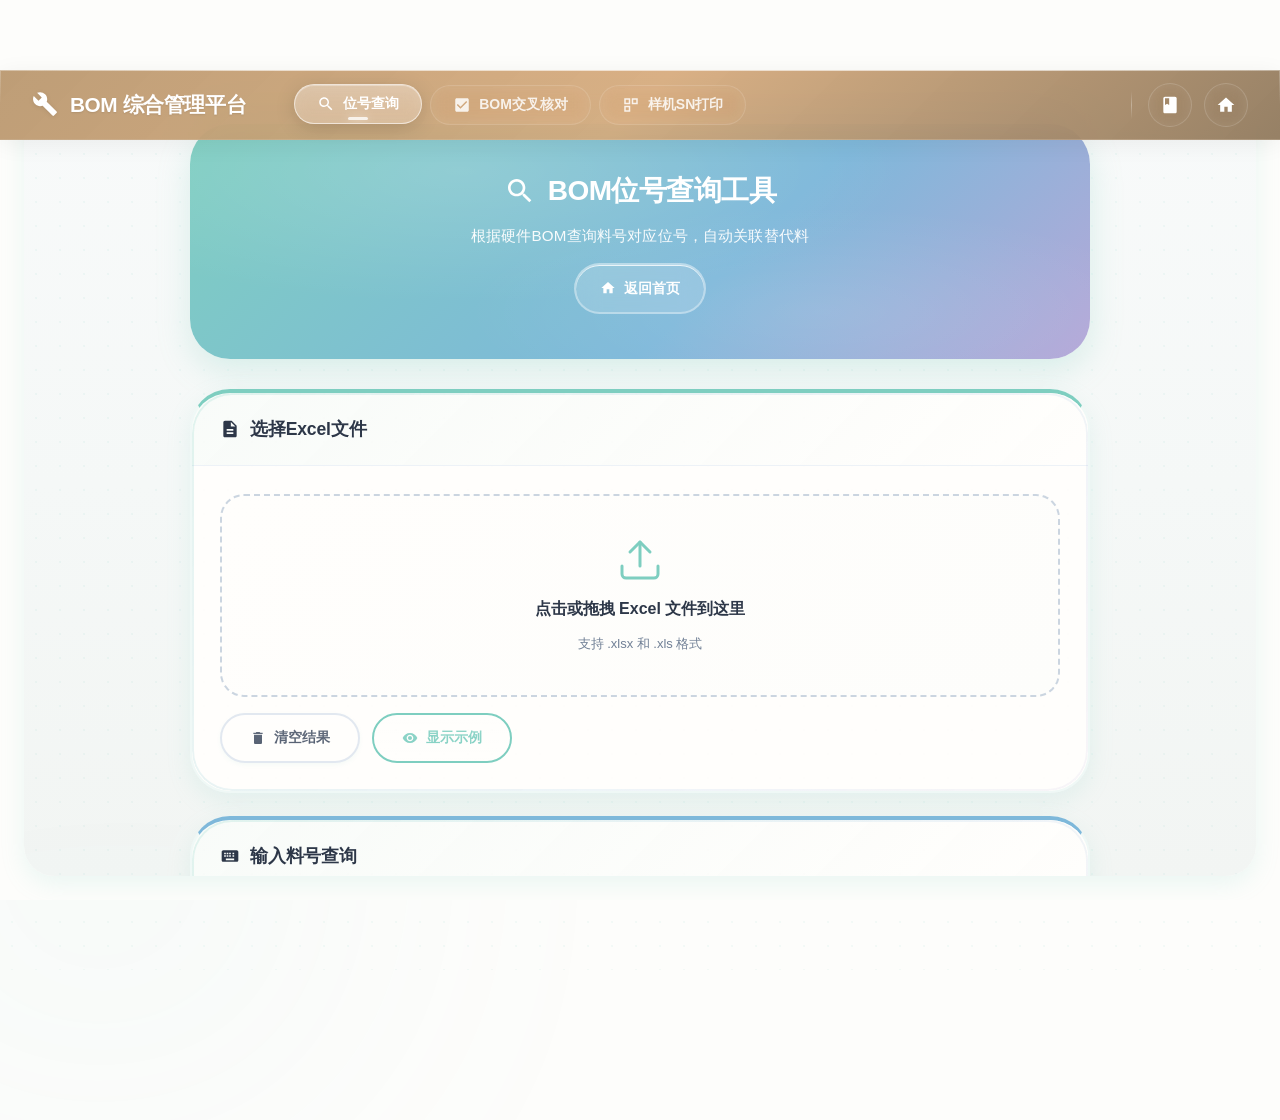
<file: 网页版小工具集成.html>
<!DOCTYPE html>
<html lang="zh-CN">
<head>
    <meta charset="UTF-8">
    <meta name="viewport" content="width=device-width, initial-scale=1.0">
    <title>BOM 综合管理平台</title>
    
    <!-- 性能优化：预加载关键资源 -->
    <link rel="preload" href="assets/css/common.css" as="style">
    
    <!-- 通用样式 -->
    <link href="assets/css/common.css" rel="stylesheet">
    
    <style>
        /* ========================================
           基础重置 - Design Taste Frontend 优化
           ======================================== */
        body {
            padding: 0;
            background: var(--bg-color);
            font-family: var(--font-sans);
            overflow: hidden;
        }
        
        /* ========================================
           顶部导航栏 - 液态玻璃效果
           ======================================== */
        .navbar {
            height: var(--header-height);
            background: linear-gradient(
                135deg, 
                rgba(184, 149, 107, 0.92) 0%, 
                rgba(212, 165, 116, 0.88) 50%, 
                rgba(139, 115, 85, 0.9) 100%
            );
            display: flex;
            align-items: center;
            padding: 0 32px;
            position: fixed;
            top: 0;
            left: 0;
            right: 0;
            z-index: 1000;
            backdrop-filter: blur(24px) saturate(180%);
            -webkit-backdrop-filter: blur(24px) saturate(180%);
            border-bottom: 1px solid rgba(255, 255, 255, 0.12);
            box-shadow: 
                0 4px 24px rgba(0, 0, 0, 0.06),
                inset 0 1px 0 rgba(255, 255, 255, 0.15);
        }
        
        /* 玻璃折射内边框效果 */
        .navbar::before {
            content: '';
            position: absolute;
            inset: 0;
            border-radius: inherit;
            padding: 1px;
            background: linear-gradient(
                180deg, 
                rgba(255, 255, 255, 0.25) 0%, 
                transparent 50%
            );
            -webkit-mask: linear-gradient(#fff 0 0) content-box, linear-gradient(#fff 0 0);
            mask: linear-gradient(#fff 0 0) content-box, linear-gradient(#fff 0 0);
            -webkit-mask-composite: xor;
            mask-composite: exclude;
            pointer-events: none;
        }
        
        /* 微妙的光晕效果 */
        .navbar::after {
            content: '';
            position: absolute;
            top: 0;
            left: 0;
            right: 0;
            height: 1px;
            background: linear-gradient(
                90deg,
                transparent 0%,
                rgba(255, 255, 255, 0.4) 20%,
                rgba(255, 255, 255, 0.4) 80%,
                transparent 100%
            );
            pointer-events: none;
        }

        /* ========================================
           品牌 Logo
           ======================================== */
        .nav-brand {
            color: white;
            font-size: 1.3rem;
            font-weight: 700;
            margin-right: 48px;
            display: flex;
            align-items: center;
            gap: 12px;
            text-decoration: none;
            letter-spacing: -0.02em;
            text-shadow: 0 1px 2px rgba(0, 0, 0, 0.1);
            transition: all 0.3s var(--ease-spring);
            position: relative;
        }
        
        .nav-brand:hover { 
            color: white; 
            text-decoration: none;
            transform: translateY(-1px);
        }
        
        .nav-brand svg { 
            width: 26px; 
            height: 26px; 
            fill: currentColor;
            filter: drop-shadow(0 1px 2px rgba(0, 0, 0, 0.1));
        }

        /* ========================================
           导航菜单 - 药丸按钮组
           ======================================== */
        .nav-menu {
            display: flex;
            gap: 8px;
            flex: 1;
        }

        .nav-btn {
            padding: 10px 22px;
            background: rgba(255, 255, 255, 0.08);
            color: rgba(255, 255, 255, 0.85);
            border: 1px solid rgba(255, 255, 255, 0.12);
            cursor: pointer;
            border-radius: var(--radius-full);
            transition: all 0.4s var(--ease-spring);
            font-size: 14px;
            font-weight: 600;
            display: flex;
            align-items: center;
            gap: 8px;
            font-family: var(--font-sans);
            position: relative;
            overflow: hidden;
            backdrop-filter: blur(8px);
        }
        
        /* 按钮内发光效果 */
        .nav-btn::before {
            content: '';
            position: absolute;
            inset: 0;
            background: linear-gradient(
                180deg, 
                rgba(255, 255, 255, 0.15) 0%, 
                transparent 100%
            );
            opacity: 0;
            transition: opacity 0.3s ease;
        }

        .nav-btn:hover {
            background: rgba(255, 255, 255, 0.18);
            border-color: rgba(255, 255, 255, 0.35);
            color: white;
            transform: translateY(-2px) scale(1.02);
            box-shadow: 
                0 8px 24px rgba(0, 0, 0, 0.15),
                inset 0 1px 0 rgba(255, 255, 255, 0.2);
        }
        
        .nav-btn:hover::before {
            opacity: 1;
        }

        /* 激活状态 - 液态玻璃增强 */
        .nav-btn.active {
            background: rgba(255, 255, 255, 0.28);
            border-color: rgba(255, 255, 255, 0.6);
            color: white;
            box-shadow: 
                0 4px 20px rgba(0, 0, 0, 0.15),
                inset 0 1px 0 rgba(255, 255, 255, 0.3);
            transform: translateY(-1px);
        }
        
        .nav-btn.active::before {
            opacity: 1;
        }
        
        /* 激活指示器 - 底部光条 */
        .nav-btn.active::after {
            content: '';
            position: absolute;
            bottom: 3px;
            left: 50%;
            transform: translateX(-50%);
            width: 20px;
            height: 3px;
            background: rgba(255, 255, 255, 0.8);
            border-radius: 2px;
            box-shadow: 0 0 8px rgba(255, 255, 255, 0.5);
        }
        
        .nav-btn svg { 
            width: 18px; 
            height: 18px; 
            fill: currentColor;
            transition: transform 0.3s var(--ease-spring);
        }
        
        .nav-btn:hover svg {
            transform: scale(1.1);
        }
        
        .nav-btn:active {
            transform: translateY(0) scale(0.98);
        }
        
        /* ========================================
           右侧操作按钮组
           ======================================== */
        .nav-actions {
            display: flex;
            gap: 12px;
            align-items: center;
        }
        
        .nav-action-btn {
            width: 44px;
            height: 44px;
            border-radius: 50%;
            background: rgba(255, 255, 255, 0.08);
            border: 1px solid rgba(255, 255, 255, 0.15);
            color: white;
            display: flex;
            align-items: center;
            justify-content: center;
            cursor: pointer;
            transition: all 0.4s var(--ease-spring);
            text-decoration: none;
            position: relative;
            overflow: hidden;
            backdrop-filter: blur(8px);
        }
        
        /* 内发光效果 */
        .nav-action-btn::before {
            content: '';
            position: absolute;
            inset: 0;
            background: linear-gradient(
                135deg, 
                rgba(255, 255, 255, 0.2) 0%, 
                transparent 60%
            );
            opacity: 0;
            transition: opacity 0.3s ease;
        }
        
        .nav-action-btn:hover {
            background: rgba(255, 255, 255, 0.22);
            border-color: rgba(255, 255, 255, 0.4);
            color: white;
            transform: translateY(-2px) scale(1.08);
            box-shadow: 
                0 8px 24px rgba(0, 0, 0, 0.15),
                inset 0 1px 0 rgba(255, 255, 255, 0.2);
        }
        
        .nav-action-btn:hover::before {
            opacity: 1;
        }
        
        .nav-action-btn:active {
            transform: translateY(0) scale(0.95);
        }
        
        .nav-action-btn svg { 
            width: 20px; 
            height: 20px; 
            fill: currentColor;
            transition: transform 0.3s var(--ease-spring);
        }
        
        .nav-action-btn:hover svg {
            transform: scale(1.15);
        }

        /* ========================================
           主内容区域 - Bento Grid 风格容器
           ======================================== */
        #content-container {
            width: 100%;
            height: calc(100dvh - var(--header-height));
            background: var(--bg-color);
            overflow: hidden;
            position: relative;
            margin-top: var(--header-height);
            padding: 24px;
        }

        iframe {
            width: 100%;
            height: 100%;
            border: none;
            display: none;
            background: var(--bg-color);
            border-radius: var(--radius-xl);
            box-shadow: var(--card-shadow);
            transition: all 0.5s var(--ease-spring);
        }

        /* 已移至上方规则 */
        
        /* 性能优化：使用 translate3d 启用 GPU 加速 */
        @keyframes iframeFadeIn {
            from {
                opacity: 0;
                transform: translate3d(0, 10px, 0) scale(0.99);
            }
            to {
                opacity: 1;
                transform: translate3d(0, 0, 0) scale(1);
            }
        }
        
        /* 性能优化：iframe 容器启用 GPU 加速 */
        iframe.active {
            display: block;
            animation: iframeFadeIn 0.5s var(--ease-spring);
            /* 性能优化：启用 GPU 加速 */
            transform: translateZ(0);
            will-change: transform, opacity;
        }

        /* ========================================
           加载动画 - 微交互设计
           ======================================== */
        .iframe-loading {
            position: absolute;
            top: 50%;
            left: 50%;
            transform: translate(-50%, -50%);
            text-align: center;
            color: var(--text-muted);
            display: flex;
            flex-direction: column;
            align-items: center;
            gap: 16px;
        }
        
        .iframe-loading .spinner {
            width: 48px;
            height: 48px;
            border: 3px solid var(--zinc-200);
            border-top-color: var(--primary-color);
            border-radius: 50%;
            animation: spin 0.9s linear infinite;
        }
        
        .iframe-loading p {
            font-size: 14px;
            font-weight: 500;
            letter-spacing: 0.02em;
        }
        
        /* 加载文字的脉冲效果 */
        .iframe-loading p::after {
            content: '';
            animation: loadingDots 1.5s infinite;
        }
        
        @keyframes loadingDots {
            0%, 20% { content: ''; }
            40% { content: '.'; }
            60% { content: '..'; }
            80%, 100% { content: '...'; }
        }
        
        /* ========================================
           分隔线装饰
           ======================================== */
        .nav-divider {
            width: 1px;
            height: 28px;
            background: linear-gradient(
                180deg,
                transparent 0%,
                rgba(255, 255, 255, 0.3) 50%,
                transparent 100%
            );
            margin: 0 16px;
        }
        
        /* ========================================
           标签 - 小徽章
           ======================================== */
        .nav-badge {
            background: rgba(255, 255, 255, 0.2);
            color: white;
            font-size: 10px;
            font-weight: 700;
            padding: 2px 8px;
            border-radius: var(--radius-full);
            margin-left: 4px;
            text-transform: uppercase;
            letter-spacing: 0.05em;
            backdrop-filter: blur(4px);
        }

        /* ========================================
           响应式优化
           ======================================== */
        @media (max-width: 992px) {
            .navbar { 
                padding: 0 20px; 
            }
            
            .nav-brand { 
                font-size: 1.1rem; 
                margin-right: 20px; 
            }
            
            .nav-brand span { 
                display: none; 
            }
            
            .nav-menu { 
                gap: 6px; 
            }
            
            .nav-btn { 
                padding: 8px 16px; 
                font-size: 13px; 
            }
            
            .nav-btn span { 
                display: none; 
            }
            
            .nav-btn svg {
                width: 20px;
                height: 20px;
            }
            
            #content-container {
                padding: 16px;
            }
            
            .nav-divider {
                margin: 0 12px;
            }
        }
        
        @media (max-width: 480px) {
            .navbar {
                padding: 0 16px;
            }
            
            .nav-brand {
                margin-right: 12px;
            }
            
            .nav-btn {
                padding: 8px 12px;
            }
            
            .nav-action-btn {
                width: 40px;
                height: 40px;
            }
            
            #content-container {
                padding: 12px;
            }
        }
    </style>
</head>
<body>

    <!-- 顶部导航栏 - 液态玻璃效果 -->
    <nav class="navbar">
        <a href="index.html" class="nav-brand" target="_blank">
            <svg viewBox="0 0 24 24" fill="currentColor">
                <path d="M22.7 19l-9.1-9.1c.9-2.3.4-5-1.5-6.9-2-2-5-2.4-7.4-1.3L9 6 6 9 1.6 4.7C.4 7.1.9 10.1 2.9 12.1c1.9 1.9 4.6 2.4 6.9 1.5l9.1 9.1c.4.4 1 .4 1.4 0l2.3-2.3c.5-.4.5-1.1.1-1.4z"/>
            </svg>
            <span>BOM 综合管理平台</span>
        </a>
        
        <div class="nav-menu">
            <button class="nav-btn active" onclick="showPage('query', this)">
                <svg viewBox="0 0 24 24">
                    <path d="M15.5 14h-.79l-.28-.27C15.41 12.59 16 11.11 16 9.5 16 5.91 13.09 3 9.5 3S3 5.91 3 9.5 5.91 16 9.5 16c1.61 0 3.09-.59 4.23-1.57l.27.28v.79l5 4.99L20.49 19l-4.99-5zm-6 0C7.01 14 5 11.99 5 9.5S7.01 5 9.5 5 14 7.01 14 9.5 11.99 14 9.5 14z"/>
                </svg>
                <span>位号查询</span>
            </button>
            <button class="nav-btn" onclick="showPage('check', this)">
                <svg viewBox="0 0 24 24">
                    <path d="M19 3H5c-1.1 0-2 .9-2 2v14c0 1.1.9 2 2 2h14c1.1 0 2-.9 2-2V5c0-1.1-.9-2-2-2zm-9 14l-5-5 1.41-1.41L10 14.17l7.59-7.59L19 8l-9 9z"/>
                </svg>
                <span>BOM交叉核对</span>
            </button>
            <button class="nav-btn" onclick="showPage('print', this)">
                <svg viewBox="0 0 24 24">
                    <path d="M3 11h8V3H3v8zm2-6h4v4H5V5zM3 21h8v-8H3v8zm2-6h4v4H5v-4zM13 3v8h8V3h-8zm6 6h-4V5h4v4z"/>
                </svg>
                <span>样机SN打印</span>
            </button>
        </div>
        
        <div class="nav-divider"></div>
        
        <div class="nav-actions">
            <a href="BOM智能比对系统操作指南.html" target="_blank" class="nav-action-btn" title="操作指南">
                <svg viewBox="0 0 24 24">
                    <path d="M18 2H6c-1.1 0-2 .9-2 2v16c0 1.1.9 2 2 2h12c1.1 0 2-.9 2-2V4c0-1.1-.9-2-2-2zM6 4h5v8l-2.5-1.5L6 12V4z"/>
                </svg>
            </a>
            <a href="index.html" target="_blank" class="nav-action-btn" title="首页">
                <svg viewBox="0 0 24 24">
                    <path d="M10 20v-6h4v6h5v-8h3L12 3 2 12h3v8z"/>
                </svg>
            </a>
        </div>
    </nav>

    <!-- iframe 容器 - Bento Grid 风格 -->
    <div id="content-container">
        <iframe id="frame-query" src="位号查询工具.html" class="active"></iframe>
        <iframe id="frame-check" src="BOM检查工具.html"></iframe>
        <iframe id="frame-print" src="样机生成二维码.html"></iframe>
    </div>

    <script>
        /**
         * 页面切换功能
         * 使用弹簧物理动画效果
         */
        function showPage(pageId, btn) {
            // 更新按钮状态
            const buttons = document.querySelectorAll('.nav-btn');
            buttons.forEach(b => b.classList.remove('active'));
            btn.classList.add('active');

            // 切换 iframe 显示
            const iframes = document.querySelectorAll('iframe');
            iframes.forEach(f => {
                f.classList.remove('active');
                // 添加退出动画效果
                f.style.opacity = '0';
                f.style.transform = 'translateY(-10px) scale(0.99)';
            });

            // 延迟显示目标 iframe，创造过渡效果
            setTimeout(() => {
                const targetFrame = document.getElementById('frame-' + pageId);
                if (targetFrame) {
                    targetFrame.classList.add('active');
                    targetFrame.style.opacity = '';
                    targetFrame.style.transform = '';
                }
            }, 50);
            
            // 添加点击反馈 - 涟漪效果
            createRipple(btn);
        }
        
        /**
         * 创建涟漪点击效果
         */
        function createRipple(element) {
            const ripple = document.createElement('span');
            ripple.style.cssText = `
                position: absolute;
                border-radius: 50%;
                background: rgba(255, 255, 255, 0.3);
                transform: scale(0);
                animation: rippleEffect 0.6s ease-out;
                pointer-events: none;
            `;
            
            const rect = element.getBoundingClientRect();
            const size = Math.max(rect.width, rect.height);
            ripple.style.width = ripple.style.height = size + 'px';
            ripple.style.left = (rect.width / 2 - size / 2) + 'px';
            ripple.style.top = (rect.height / 2 - size / 2) + 'px';
            
            element.appendChild(ripple);
            
            setTimeout(() => ripple.remove(), 600);
        }
        
        // 添加涟漪动画样式
        const style = document.createElement('style');
        style.textContent = `
            @keyframes rippleEffect {
                to {
                    transform: scale(2);
                    opacity: 0;
                }
            }
        `;
        document.head.appendChild(style);
        
        /**
         * 键盘快捷键支持
         */
        document.addEventListener('keydown', (e) => {
            // Alt + 1/2/3 切换页面
            if (e.altKey) {
                const buttons = document.querySelectorAll('.nav-btn');
                switch(e.key) {
                    case '1':
                        buttons[0].click();
                        break;
                    case '2':
                        buttons[1].click();
                        break;
                    case '3':
                        buttons[2].click();
                        break;
                }
            }
        });
    </script>

</body>
</html>
</file>
<file: assets/css/common.css>
/**
 * BOM综合管理平台 - 通用样式 (Kawaii Minimal 男生版)
 * 配色方案：薄荷绿 + 天蓝色 + 淡紫色（适合男生的可爱风）
 * 字体：Geist + 思源黑体
 * 设计原则：Kawaii Minimal + Bento Grid + 弹簧物理动画
 */

/* ========================================
   1. 字体导入 - 本地字体方案
   ======================================== */
@import url('../fonts/local-fonts.css');

/* ========================================
   2. CSS变量定义 - Kawaii Design System (男生版)
   ======================================== */
:root {
    /* 基础色板 - Zinc 中性色 */
    --zinc-50: #fafafa;
    --zinc-100: #f4f4f5;
    --zinc-200: #e4e4e7;
    --zinc-300: #d4d4d8;
    --zinc-400: #a1a1aa;
    --zinc-500: #71717a;
    --zinc-600: #52525b;
    --zinc-700: #3f3f46;
    --zinc-800: #27272a;
    --zinc-900: #18181b;
    --zinc-950: #09090b;

    /* 主色调 - Kawaii 薄荷绿系 (适合男生) */
    --primary-color: #7ECEC0;
    --primary-light: #9ED9CD;
    --primary-dark: #5EBBA9;
    --primary-soft: #E8F6F2;
    --primary-alpha-10: rgba(126, 206, 192, 0.1);
    --primary-alpha-20: rgba(126, 206, 192, 0.2);

    /* 辅助色 - 天蓝色 */
    --secondary-color: #7EB8DA;
    --secondary-light: #A5C9E6;
    --secondary-soft: #E5F2FA;

    /* 点缀色 - 淡紫色 */
    --accent-color: #B5A8D8;
    --accent-light: #D0C8E8;
    --accent-dark: #9B8DC8;
    --accent-soft: #F0EDF8;

    /* 背景色 - 柔和奶油白 */
    --bg-color: #FDFDFB;
    --bg-light: #FFFEFC;
    --bg-dark: #F5F5F0;
    --bg-gradient-start: #F8FAF8;
    --bg-gradient-end: #F2F5F2;

    /* 卡片/面板 - 液态玻璃效果基础 */
    --card-bg: rgba(255, 254, 252, 0.9);
    --card-bg-solid: #FFFEFC;
    --card-border: rgba(126, 206, 192, 0.12);
    --card-border-strong: rgba(126, 206, 192, 0.25);
    --card-shadow: 0 8px 24px rgba(126, 206, 192, 0.15);
    --card-shadow-hover: 0 16px 40px rgba(126, 206, 192, 0.25);

    /* 文字颜色 - 锌灰色调 */
    --text-primary: #2D3748;
    --text-secondary: #4A5568;
    --text-muted: #718096;
    --text-placeholder: #A0AEC0;
    --text-light: #FFFFFF;

    /* 状态色 - Kawaii 柔和色 */
    --success-color: #68D391;
    --success-light: #C6F6D5;
    --warning-color: #F6AD55;
    --warning-light: #FEEBC8;
    --danger-color: #FC8181;
    --danger-light: #FED7D7;
    --info-color: #76C7FA;
    --info-light: #BEE3F8;

    /* 边框 */
    --border-color: #E2E8F0;
    --border-light: #EDF2F7;
    --border-dark: #CBD5E0;

    /* 阴影 - Kawaii 柔和阴影 */
    --shadow-xs: 0 2px 4px rgba(126, 206, 192, 0.08);
    --shadow-sm: 0 4px 12px rgba(126, 206, 192, 0.12);
    --shadow-md: 0 8px 20px rgba(126, 206, 192, 0.18);
    --shadow-lg: 0 12px 32px rgba(126, 206, 192, 0.25);
    --shadow-hover: 0 16px 48px rgba(126, 206, 192, 0.3);
    --shadow-inset: inset 0 1px 0 rgba(255, 255, 255, 0.8);

    /* 圆角 - Kawaii 超大圆角 */
    --radius-sm: 12px;
    --radius-md: 18px;
    --radius-lg: 24px;
    --radius-xl: 30px;
    --radius-2xl: 40px;
    --radius-full: 9999px;

    /* 字体 - Geist Sans + 中文回退 */
    --font-sans: 'Geist', 'PingFang SC', 'Microsoft YaHei', -apple-system, BlinkMacSystemFont, sans-serif;
    --font-mono: 'Geist Mono', 'JetBrains Mono', 'Fira Code', monospace;

    /* 动画时间函数 - Kawaii 弹簧物理 */
    --ease-spring: cubic-bezier(0.34, 1.56, 0.64, 1);
    --ease-smooth: cubic-bezier(0.16, 1, 0.3, 1);
    --ease-out: cubic-bezier(0.33, 1, 0.68, 1);
    --ease-bounce: cubic-bezier(0.68, -0.55, 0.27, 1.55);

    /* 布局变量 */
    --container-max: 1400px;
    --container-narrow: 900px;
    --header-height: 70px;
}

/* ========================================
   3. 基础重置与字体设置
   ======================================== */
*, *::before, *::after {
    margin: 0;
    padding: 0;
    box-sizing: border-box;
}

html {
    font-size: 16px;
    -webkit-font-smoothing: antialiased;
    -moz-osx-font-smoothing: grayscale;
    text-rendering: optimizeLegibility;
    scroll-behavior: smooth;
    /* 性能优化：防止滚动链 */
    overscroll-behavior: auto;
}

body {
    font-family: var(--font-sans);
    background: linear-gradient(180deg, #F8FAFA 0%, #F5F8F7 50%, #F2F5F3 100%);
    background-attachment: fixed;
    color: var(--text-primary);
    min-height: 100dvh;
    line-height: 1.6;
    padding: 30px;
    font-feature-settings: "cv02", "cv03", "cv04", "cv11";
    /* 性能优化：硬件加速合成 */
    transform: translateZ(0);
    -webkit-transform: translateZ(0);
}

/* Kawaii 背景点缀图案 */
body::before {
    content: '';
    position: fixed;
    inset: 0;
    background-image: radial-gradient(circle, rgba(126, 206, 192, 0.08) 1px, transparent 1px);
    background-size: 24px 24px;
    pointer-events: none;
    z-index: 0;
}

/* 代码字体 */
.pn-code, .code-text, code {
    font-family: var(--font-mono);
    font-feature-settings: "zero", "ss01";
    /* 性能优化：字体显示策略 */
    font-display: swap;
}

code {
    background: var(--zinc-100);
    padding: 2px 8px;
    border-radius: 6px;
    font-size: 0.9em;
    color: var(--primary-dark);
    font-weight: 600;
}

/* ========================================
   4. 容器与布局 - Bento Grid 系统
   ======================================== */
.container {
    max-width: var(--container-max);
    margin: 0 auto;
}

.container-narrow {
    max-width: var(--container-narrow);
    margin: 0 auto;
}

.container-main {
    max-width: 1200px;
    margin: 0 auto;
}

.main-grid {
    display: grid;
    grid-template-columns: repeat(2, 1fr);
    gap: 24px;
    margin-bottom: 24px;
}

/* Bento Grid 布局 */
.bento-grid {
    display: grid;
    gap: 20px;
    grid-template-columns: repeat(3, 1fr);
}

.bento-grid-2 {
    display: grid;
    gap: 20px;
    grid-template-columns: repeat(2, 1fr);
}

/* 性能优化：屏幕外内容延迟渲染 */
@media (min-width: 768px) {
    .bento-item:nth-child(n+4) {
        content-visibility: auto;
        contain-intrinsic-size: 0 300px;
    }
}

.bento-item {
    background: var(--card-bg);
    border: 1px solid var(--card-border);
    border-radius: var(--radius-xl);
    padding: 24px;
    box-shadow: var(--card-shadow);
    transition: transform 0.4s var(--ease-spring), box-shadow 0.4s var(--ease-spring);
    /* 性能优化：限制渲染范围 */
    contain: layout style paint;
}

.bento-item:hover {
    transform: translateY(-4px);
    box-shadow: var(--card-shadow-hover);
    border-color: var(--card-border-strong);
    /* 性能优化：悬停时启用 GPU 加速 */
    will-change: transform;
}

.bento-item-large {
    grid-column: span 2;
}

@media (max-width: 992px) {
    .main-grid { grid-template-columns: 1fr; }
    .bento-grid { grid-template-columns: repeat(2, 1fr); }
    .bento-item-large { grid-column: span 1; }
}

@media (max-width: 768px) {
    body { padding: 16px; }
    .bento-grid { grid-template-columns: 1fr; }
}

/* ========================================
   5. 头部样式 - Kawaii 彩虹渐变
   ======================================== */
.header {
    margin-bottom: 35px;
    padding: 55px 45px;
    background: linear-gradient(135deg, var(--primary-color) 0%, var(--secondary-color) 50%, var(--accent-color) 100%);
    border-radius: var(--radius-2xl);
    box-shadow: var(--shadow-lg);
    position: relative;
    overflow: hidden;
}

.header::before {
    content: '';
    position: absolute;
    inset: 0;
    background:
        radial-gradient(ellipse 80% 50% at 20% 40%, rgba(255,255,255,0.18) 0%, transparent 50%),
        radial-gradient(ellipse 60% 40% at 80% 60%, rgba(255,255,255,0.12) 0%, transparent 40%);
    pointer-events: none;
}

.header::after {
    content: '';
    position: absolute;
    top: -50%;
    right: -20%;
    width: 60%;
    height: 150%;
    background: linear-gradient(45deg, transparent 30%, rgba(255,255,255,0.1) 50%, transparent 70%);
    animation: shimmer 8s ease-in-out infinite;
}

@keyframes shimmer {
    0%, 100% { transform: translateX(-30%) rotate(0deg); }
    50% { transform: translateX(30%) rotate(5deg); }
}

.header h1 {
    margin: 0;
    font-size: 2rem;
    letter-spacing: -0.02em;
    text-shadow: 0 2px 12px rgba(0,0,0,0.15);
    display: flex;
    align-items: center;
    justify-content: center;
    gap: 12px;
    font-weight: 700;
    font-family: var(--font-sans);
    color: white;
    position: relative;
    z-index: 1;
}

.page-header {
    margin-bottom: 30px;
    padding: 45px;
    background: linear-gradient(135deg, var(--primary-color) 0%, var(--secondary-color) 60%, var(--accent-color) 100%);
    color: white;
    border-radius: var(--radius-2xl);
    box-shadow: var(--shadow-lg);
    position: relative;
    overflow: hidden;
}

.page-header::before {
    content: '';
    position: absolute;
    inset: 0;
    background:
        radial-gradient(ellipse at 30% 20%, rgba(255,255,255,0.15) 0%, transparent 50%),
        radial-gradient(ellipse at 70% 80%, rgba(255,255,255,0.1) 0%, transparent 40%);
    pointer-events: none;
}

.page-header h1 {
    font-size: 1.75rem;
    font-weight: 700;
    margin-bottom: 10px;
    display: flex;
    align-items: center;
    justify-content: center;
    gap: 12px;
    font-family: var(--font-sans);
    letter-spacing: -0.02em;
    position: relative;
    z-index: 1;
}

.page-header .subtitle {
    opacity: 0.95;
    font-size: 0.95rem;
    letter-spacing: 0.01em;
    position: relative;
    z-index: 1;
    font-weight: 500;
    text-align: center;
}

/* ========================================
   6. 按钮样式 - Kawaii 胶囊按钮 + 弹跳动画
   ======================================== */
.btn {
    display: inline-flex;
    align-items: center;
    justify-content: center;
    gap: 8px;
    padding: 14px 28px;
    border: none;
    border-radius: var(--radius-full);
    font-family: var(--font-sans);
    font-size: 14px;
    font-weight: 600;
    cursor: pointer;
    transition: transform 0.3s var(--ease-bounce), box-shadow 0.3s var(--ease-spring), background-color 0.3s var(--ease-spring);
    text-decoration: none;
    white-space: nowrap;
    position: relative;
    overflow: hidden;
    /* 性能优化：GPU 加速 */
    transform: translateZ(0);
    -webkit-transform: translateZ(0);
}

.btn::before {
    content: '';
    position: absolute;
    inset: 0;
    background: linear-gradient(180deg, rgba(255,255,255,0.2) 0%, transparent 100%);
    pointer-events: none;
}

.btn-primary {
    background: linear-gradient(135deg, var(--primary-color) 0%, var(--secondary-color) 100%);
    color: white;
    box-shadow: 0 4px 16px rgba(126, 206, 192, 0.35), var(--shadow-inset);
}

.btn-primary:hover {
    transform: translateY(-4px) scale(1.03);
    box-shadow: 0 8px 28px rgba(126, 206, 192, 0.45), var(--shadow-inset);
    /* 性能优化：悬停时启用 GPU 加速 */
    will-change: transform;
    animation: kawaiiBounce 0.5s ease;
}

.btn-primary:active {
    transform: translateY(-2px) scale(0.98);
}

.btn-primary:disabled {
    background: var(--zinc-300);
    color: var(--zinc-500);
    cursor: not-allowed;
    transform: none;
    box-shadow: none;
}

.btn-secondary {
    background: var(--bg-light);
    color: var(--text-secondary);
    border: 2px solid var(--border-color);
    box-shadow: var(--shadow-xs);
}

.btn-secondary:hover {
    background: var(--primary-soft);
    border-color: var(--primary-color);
    color: var(--primary-color);
    transform: translateY(-4px);
    box-shadow: var(--shadow-sm);
}

.btn-success {
    background: linear-gradient(135deg, var(--success-color) 0%, #7BC98E 100%);
    color: white;
    box-shadow: 0 4px 16px rgba(104, 211, 145, 0.35);
}

.btn-success:hover {
    transform: translateY(-4px);
    box-shadow: 0 8px 28px rgba(104, 211, 145, 0.45);
}

.btn-danger {
    background: linear-gradient(135deg, var(--danger-color) 0%, #F56565 100%);
    color: white;
    box-shadow: 0 4px 16px rgba(252, 129, 129, 0.35);
}

.btn-danger:hover {
    transform: translateY(-4px);
    box-shadow: 0 8px 28px rgba(252, 129, 129, 0.45);
}

.btn-sm {
    padding: 10px 20px;
    font-size: 13px;
}

.btn-outline {
    background: transparent;
    color: var(--primary-color);
    border: 2px solid var(--primary-color);
}

.btn-outline:hover {
    background: var(--primary-color);
    color: white;
    transform: translateY(-4px);
}

.btn-lg {
    padding: 18px 36px;
    font-size: 16px;
}

.btn-block {
    width: 100%;
}

.btn-header {
    background: rgba(255, 255, 255, 0.15);
    border: 2px solid rgba(255, 255, 255, 0.35);
    color: white;
    padding: 12px 24px;
    border-radius: var(--radius-full);
    font-size: 14px;
    font-weight: 600;
    cursor: pointer;
    transition: all 0.3s var(--ease-bounce);
    text-decoration: none;
    backdrop-filter: blur(12px);
    display: inline-flex;
    align-items: center;
    gap: 8px;
    box-shadow: var(--shadow-inset);
}

.btn-header:hover {
    background: rgba(255, 255, 255, 0.28);
    border-color: rgba(255, 255, 255, 0.55);
    transform: translateY(-4px) scale(1.03);
    box-shadow: 0 8px 24px rgba(0,0,0,0.12);
}

.nav-btn-group {
    display: flex;
    justify-content: center;
    gap: 12px;
    margin-top: 15px;
    flex-wrap: wrap;
}

/* Kawaii 弹跳动画 */
@keyframes kawaiiBounce {
    0%, 100% { transform: translateY(-4px) scale(1.03); }
    50% { transform: translateY(-10px) scale(1.03); }
}

/* ========================================
   7. 卡片/面板 - Kawaii 超大圆角 + 柔和阴影
   ======================================== */
.card {
    background: rgba(255, 254, 252, 0.95);
    border-radius: var(--radius-2xl);
    box-shadow: var(--card-shadow);
    border: 2px solid var(--card-border);
    margin-bottom: 24px;
    transition: transform 0.35s var(--ease-bounce), box-shadow 0.35s var(--ease-spring);
    overflow: hidden;
    position: relative;
    /* 性能优化：限制渲染范围，减少重绘 */
    contain: layout style;
}

.card::before {
    content: '';
    position: absolute;
    inset: 0;
    border-radius: inherit;
    padding: 2px;
    background: linear-gradient(135deg, rgba(126, 206, 192, 0.2) 0%, rgba(126, 184, 218, 0.15) 50%, rgba(181, 168, 216, 0.1) 100%);
    -webkit-mask: linear-gradient(#fff 0 0) content-box, linear-gradient(#fff 0 0);
    mask: linear-gradient(#fff 0 0) content-box, linear-gradient(#fff 0 0);
    -webkit-mask-composite: xor;
    mask-composite: exclude;
    pointer-events: none;
}

.card:hover {
    transform: translateY(-6px) scale(1.01);
    box-shadow: var(--card-shadow-hover);
    border-color: var(--card-border-strong);
}

.card-header {
    padding: 22px 28px;
    border-bottom: 1px solid var(--border-light);
    display: flex;
    align-items: center;
    justify-content: space-between;
    background: linear-gradient(135deg, rgba(126, 206, 192, 0.05) 0%, rgba(255, 254, 252, 0.8) 100%);
}

.card-header h3 {
    font-size: 1.1rem;
    font-weight: 700;
    color: var(--text-primary);
    display: flex;
    align-items: center;
    justify-content: center;
    gap: 10px;
    margin: 0;
    letter-spacing: -0.01em;
}

.card-body {
    padding: 28px;
}

.card-border-primary {
    border-top: 4px solid var(--primary-color);
}
.card-border-secondary {
    border-top: 4px solid var(--secondary-color);
}
.card-border-accent {
    border-top: 4px solid var(--accent-color);
}

.panel {
    background: rgba(255, 254, 252, 0.95);
    padding: 32px;
    border-radius: var(--radius-2xl);
    box-shadow: var(--card-shadow);
    border: 2px solid var(--card-border);
    transition: all 0.35s var(--ease-bounce);
    position: relative;
}

.panel::before {
    content: '';
    position: absolute;
    inset: 0;
    border-radius: inherit;
    padding: 2px;
    background: linear-gradient(135deg, rgba(126, 206, 192, 0.15) 0%, rgba(181, 168, 216, 0.1) 100%);
    -webkit-mask: linear-gradient(#fff 0 0) content-box, linear-gradient(#fff 0 0);
    mask: linear-gradient(#fff 0 0) content-box, linear-gradient(#fff 0 0);
    -webkit-mask-composite: xor;
    mask-composite: exclude;
    pointer-events: none;
}

.panel:hover {
    transform: translateY(-6px) scale(1.01);
    box-shadow: var(--card-shadow-hover);
}

.panel-primary { border-top: 5px solid var(--primary-color); }
.panel-secondary { border-top: 5px solid var(--secondary-color); }
.panel-accent { border-top: 5px solid var(--accent-color); }

/* ========================================
   8. 表单元素
   ======================================== */
.form-control {
    width: 100%;
    padding: 12px 16px;
    border: 1.5px solid var(--border-color);
    border-radius: var(--radius-md);
    font-family: var(--font-sans);
    font-size: 14px;
    background: white;
    transition: all 0.25s var(--ease-smooth);
    color: var(--text-primary);
}

.form-control:focus {
    outline: none;
    border-color: var(--primary-color);
    box-shadow: 0 0 0 3px var(--primary-alpha-10);
}

.form-control:disabled {
    background: var(--zinc-100);
    cursor: not-allowed;
    color: var(--text-placeholder);
}

.form-label {
    display: block;
    margin-bottom: 8px;
    font-weight: 600;
    color: var(--text-secondary);
    font-size: 14px;
}

select.form-control, select {
    cursor: pointer;
    appearance: none;
    background-image: url("data:image/svg+xml,%3Csvg xmlns='http://www.w3.org/2000/svg' width='12' height='12' viewBox='0 0 24 24' fill='%2371717a'%3E%3Cpath d='M7 10l5 5 5-5z'/%3E%3C/svg%3E");
    background-repeat: no-repeat;
    background-position: right 12px center;
    padding-right: 35px;
}

.input-group {
    display: flex;
    gap: 0;
}

.input-group .form-control {
    border-radius: var(--radius-md) 0 0 var(--radius-md);
    flex: 1;
}

.input-group .btn {
    border-radius: 0 var(--radius-md) var(--radius-md) 0;
}

.hint-text {
    font-size: 12px;
    color: var(--text-muted);
    margin-top: 6px;
}

/* ========================================
   9. 文件上传区域
   ======================================== */
.file-upload-wrapper {
    position: relative;
    width: 100%;
    height: 100px;
    border: 2px dashed var(--border-dark);
    border-radius: var(--radius-lg);
    display: flex;
    flex-direction: column;
    justify-content: center;
    align-items: center;
    cursor: pointer;
    transition: all 0.3s var(--ease-spring);
    background: linear-gradient(135deg, var(--bg-light) 0%, var(--bg-color) 100%);
    margin-bottom: 15px;
    color: var(--text-muted);
    font-weight: 600;
}

.file-upload-wrapper:hover {
    border-color: var(--primary-color);
    background: linear-gradient(135deg, var(--primary-soft) 0%, var(--bg-light) 100%);
    box-shadow: var(--shadow-sm);
    transform: scale(1.01);
    color: var(--primary-color);
}

.file-upload-wrapper input[type="file"] {
    position: absolute;
    width: 100%;
    height: 100%;
    opacity: 0;
    cursor: pointer;
}

/* 限制文件上传区域内的图标尺寸 */
.file-upload-wrapper svg,
.file-upload-center svg,
.drop-zone svg {
    width: 48px !important;
    height: 48px !important;
    max-width: 48px !important;
    max-height: 48px !important;
}

.active-upload {
    border-style: solid;
    background: linear-gradient(135deg, var(--success-light) 0%, #F5FAF4 100%) !important;
    border-color: var(--success-color) !important;
    color: var(--success-color) !important;
}

.drop-zone {
    border: 2px dashed var(--border-dark);
    border-radius: var(--radius-lg);
    padding: 40px 20px;
    text-align: center;
    cursor: pointer;
    transition: all 0.3s var(--ease-spring);
    position: relative;
    background: linear-gradient(135deg, var(--bg-light) 0%, var(--bg-color) 100%);
}

.drop-zone:hover, .drop-zone.dragover {
    border-color: var(--primary-color);
    background: linear-gradient(135deg, var(--primary-soft) 0%, var(--bg-light) 100%);
    box-shadow: var(--shadow-sm);
    transform: scale(1.01);
}

.drop-zone input {
    position: absolute;
    top: 0;
    left: 0;
    width: 100%;
    height: 100%;
    opacity: 0;
    cursor: pointer;
}

/* ========================================
   10. 表格样式 - Kawaii 柔和圆角
   ======================================== */
/* 性能优化：表格容器优化滚动性能 */
.table-container {
    overflow-x: auto;
    border-radius: var(--radius-xl);
    border: 2px solid var(--card-border);
    box-shadow: var(--shadow-sm);
    background: white;
    /* 性能优化：启用硬件加速滚动 */
    -webkit-overflow-scrolling: touch;
    overscroll-behavior-x: contain;
    /* 性能优化：大数据表格优化 */
    contain: layout;
}

/* 性能优化：大数据表格行优化 */
.data-table tbody tr {
    transition: background-color 0.2s var(--ease-smooth);
}

.data-table {
    width: 100%;
    border-collapse: separate;
    border-spacing: 0;
    table-layout: fixed;
    font-size: 14px;
}

.data-table th, .data-table td {
    padding: 16px 14px;
    text-align: center;
    vertical-align: middle;
    border-bottom: 1px solid var(--border-light);
    word-wrap: break-word;
}

.data-table th {
    background: linear-gradient(135deg, var(--primary-soft) 0%, rgba(126, 184, 218, 0.08) 100%);
    color: var(--text-primary);
    font-size: 13px;
    font-weight: 700;
    white-space: nowrap;
    letter-spacing: 0.02em;
}

.data-table th:first-child {
    border-radius: var(--radius-xl) 0 0 0;
}

.data-table th:last-child {
    border-radius: 0 var(--radius-xl) 0 0;
}

.data-table tbody tr:hover {
    background: linear-gradient(135deg, var(--primary-soft) 0%, rgba(126, 184, 218, 0.05) 100%);
}

.data-table tbody tr:last-child td {
    border-bottom: none;
}

.data-table tbody tr:last-child td:first-child {
    border-radius: 0 0 0 var(--radius-xl);
}

.data-table tbody tr:last-child td:last-child {
    border-radius: 0 0 var(--radius-xl) 0;
}

/* ========================================
   11. 结果展示区域
   ======================================== */
.result-area {
    margin-top: 30px;
    background: rgba(255, 254, 251, 0.95);
    padding: 30px;
    border-radius: var(--radius-xl);
    box-shadow: var(--card-shadow);
    border: 1px solid var(--card-border);
}

.result-details {
    background: linear-gradient(135deg, var(--bg-light) 0%, var(--bg-color) 100%);
    border-left: 4px solid var(--primary-color);
    border-radius: 0 var(--radius-md) var(--radius-md) 0;
    padding: 20px;
    margin-bottom: 15px;
}

.result-details h4 {
    color: var(--text-primary);
    margin-bottom: 15px;
    font-size: 1rem;
    font-weight: 700;
    letter-spacing: -0.01em;
}

.detail-row {
    display: flex;
    margin-bottom: 8px;
    padding-bottom: 8px;
    border-bottom: 1px solid var(--border-light);
}

.detail-row:last-child {
    border-bottom: none;
    margin-bottom: 0;
    padding-bottom: 0;
}

.detail-label {
    font-weight: 600;
    min-width: 140px;
    color: var(--text-secondary);
}

.detail-value {
    flex: 1;
    color: var(--text-primary);
}

/* ========================================
   12. 徽章与标签 - Kawaii 胶囊形
   ======================================== */
.badge {
    display: inline-flex;
    align-items: center;
    justify-content: center;
    padding: 6px 14px;
    border-radius: var(--radius-full);
    font-size: 12px;
    font-weight: 700;
    white-space: nowrap;
    letter-spacing: 0.02em;
}

.badge-primary {
    background: linear-gradient(135deg, var(--primary-color) 0%, var(--secondary-color) 100%);
    color: white;
    box-shadow: 0 2px 8px rgba(126, 206, 192, 0.3);
}
.badge-success {
    background: linear-gradient(135deg, var(--success-color) 0%, #7BC98E 100%);
    color: white;
    box-shadow: 0 2px 8px rgba(104, 211, 145, 0.3);
}
.badge-warning {
    background: linear-gradient(135deg, var(--warning-color) 0%, #F6AD55 100%);
    color: white;
    box-shadow: 0 2px 8px rgba(246, 173, 85, 0.3);
}
.badge-danger {
    background: linear-gradient(135deg, var(--danger-color) 0%, #F56565 100%);
    color: white;
    box-shadow: 0 2px 8px rgba(252, 129, 129, 0.3);
}
.badge-secondary {
    background: linear-gradient(135deg, var(--zinc-100) 0%, var(--zinc-200) 100%);
    color: var(--zinc-700);
}

.bg-ok {
    background: var(--success-light);
    color: var(--success-color);
    border-radius: var(--radius-full);
    padding: 4px 12px;
}
.bg-err {
    background: var(--danger-light);
    color: var(--danger-color);
    border-radius: var(--radius-full);
    padding: 4px 12px;
}
.bg-warn {
    background: var(--warning-light);
    color: var(--warning-color);
    border-radius: var(--radius-full);
    padding: 4px 12px;
}
.bg-info {
    background: var(--info-light);
    color: var(--info-color);
    border-radius: var(--radius-full);
    padding: 4px 12px;
}
.bg-inv {
    background: var(--zinc-100);
    color: var(--zinc-500);
    border-radius: var(--radius-full);
    padding: 4px 12px;
}

/* ========================================
   13. 提示与通知
   ======================================== */
.alert {
    display: flex;
    align-items: flex-start;
    gap: 15px;
    padding: 20px;
    border-radius: var(--radius-md);
    margin-bottom: 20px;
}

.alert-icon {
    flex-shrink: 0;
    width: 24px;
    height: 24px;
}

.alert-content { flex: 1; }

.alert-info {
    background: linear-gradient(135deg, var(--info-light) 0%, #F0F5F7 100%);
    border: 1px solid rgba(122, 155, 168, 0.3);
    color: var(--info-color);
}

.alert-success {
    background: linear-gradient(135deg, var(--success-light) 0%, #F5FAF4 100%);
    border: 1px solid rgba(122, 155, 118, 0.3);
    color: var(--success-color);
}

.alert-warning {
    background: linear-gradient(135deg, var(--warning-light) 0%, #FDF9F3 100%);
    border: 1px solid rgba(212, 165, 116, 0.3);
    color: var(--warning-color);
}

.alert-danger {
    background: linear-gradient(135deg, var(--danger-light) 0%, #FAF5F5 100%);
    border: 1px solid rgba(193, 123, 123, 0.3);
    color: var(--danger-color);
}

/* ========================================
   14. 状态栏与日志
   ======================================== */
.status-bar {
    position: fixed;
    bottom: 0;
    left: 0;
    right: 0;
    background: var(--card-bg);
    backdrop-filter: blur(20px);
    border-top: 1px solid var(--border-light);
    padding: 12px 30px;
    font-size: 13px;
    color: var(--text-secondary);
    z-index: 100;
}

.log-container {
    background: rgba(255, 254, 251, 0.95);
    border-radius: var(--radius-xl);
    box-shadow: var(--card-shadow);
    margin-bottom: 25px;
    overflow: hidden;
    border: 1px solid var(--card-border);
}

.log-title {
    display: flex;
    justify-content: space-between;
    align-items: center;
    padding: 15px 20px;
    background: linear-gradient(135deg, var(--zinc-50) 0%, var(--bg-light) 100%);
    border-bottom: 1px solid var(--border-light);
    font-weight: 700;
    color: var(--text-primary);
}

.log-area {
    padding: 20px;
    max-height: 200px;
    overflow-y: auto;
    font-family: var(--font-mono);
    font-size: 13px;
    line-height: 1.8;
    color: var(--text-secondary);
}

/* ========================================
   15. 加载动画 - 微交互
   ======================================== */
.spinner {
    width: 20px;
    height: 20px;
    border: 2.5px solid var(--border-light);
    border-top-color: var(--primary-color);
    border-radius: 50%;
    animation: spin 0.8s linear infinite;
}

@keyframes spin {
    to { transform: rotate(360deg); }
}

.loading {
    display: flex;
    flex-direction: column;
    align-items: center;
    gap: 15px;
    padding: 40px;
    color: var(--text-muted);
}

/* 脉冲动画 */
@keyframes pulse {
    0%, 100% { opacity: 1; }
    50% { opacity: 0.6; }
}

.pulse {
    animation: pulse 2s ease-in-out infinite;
}

/* 浮动动画 */
@keyframes float {
    0%, 100% { transform: translateY(0); }
    50% { transform: translateY(-6px); }
}

.float {
    animation: float 4s ease-in-out infinite;
}

/* ========================================
   16. 通知系统
   ======================================== */
.notification-container {
    position: fixed;
    top: 24px;
    right: 24px;
    z-index: 9999;
    display: flex;
    flex-direction: column;
    gap: 12px;
}

.notification {
    background: rgba(255, 254, 251, 0.98);
    backdrop-filter: blur(12px);
    -webkit-backdrop-filter: blur(12px);
    border: 1px solid var(--card-border);
    border-radius: var(--radius-lg);
    padding: 16px 20px;
    box-shadow: var(--shadow-lg);
    display: flex;
    align-items: center;
    gap: 12px;
    min-width: 300px;
    max-width: 400px;
    animation: slideIn 0.4s var(--ease-spring);
}

.notification.success {
    border-left: 4px solid var(--success-color);
}

.notification.error {
    border-left: 4px solid var(--danger-color);
}

.notification.warning {
    border-left: 4px solid var(--warning-color);
}

.notification.info {
    border-left: 4px solid var(--info-color);
}

@keyframes slideIn {
    from {
        transform: translateX(100%) scale(0.9);
        opacity: 0;
    }
    to {
        transform: translateX(0) scale(1);
        opacity: 1;
    }
}

@keyframes slideOut {
    from {
        transform: translateX(0);
        opacity: 1;
    }
    to {
        transform: translateX(100%);
        opacity: 0;
    }
}

/* ========================================
   17. 工具类
   ======================================== */
.text-center { text-align: center; }
.text-left { text-align: left; }
.text-right { text-align: right; }
.text-muted { color: var(--text-muted); }
.text-primary { color: var(--primary-color); }
.text-success { color: var(--success-color); }
.text-warning { color: var(--warning-color); }
.text-danger { color: var(--danger-color); }

.mt-1 { margin-top: 0.25rem; }
.mt-2 { margin-top: 0.5rem; }
.mt-3 { margin-top: 1rem; }
.mt-4 { margin-top: 1.5rem; }
.mb-1 { margin-bottom: 0.25rem; }
.mb-2 { margin-bottom: 0.5rem; }
.mb-3 { margin-bottom: 1rem; }
.mb-4 { margin-bottom: 1.5rem; }
.mb-5 { margin-bottom: 2rem; }

.d-none { display: none; }
.d-flex { display: flex; }
.d-block { display: block; }
.d-inline { display: inline; }

.align-items-center { align-items: center; }
.justify-content-center { justify-content: center; }
.justify-content-between { justify-content: space-between; }

.flex-1 { flex: 1; }
.flex-grow-1 { flex-grow: 1; }

.gap-1 { gap: 0.25rem; }
.gap-2 { gap: 0.5rem; }
.gap-3 { gap: 1rem; }

.row {
    display: flex;
    flex-wrap: wrap;
    margin: 0 -10px;
}

.col-md-4 {
    flex: 0 0 33.333333%;
    max-width: 33.333333%;
    padding: 0 10px;
}

.py-4 { padding-top: 1.5rem; padding-bottom: 1.5rem; }

/* 料号代码样式 */
.pn-code {
    font-family: var(--font-mono);
    font-weight: 700;
    letter-spacing: 0.5px;
}

/* 高亮 */
.highlight {
    background: linear-gradient(135deg, var(--warning-light) 0%, #FAF0E3 100%);
    padding: 2px 8px;
    border-radius: 6px;
    font-weight: 700;
    color: var(--accent-dark);
}

.file-info {
    display: none;
    margin-top: 15px;
    padding: 10px;
    background: var(--info-light);
    color: var(--info-color);
    border-radius: var(--radius-sm);
    font-weight: 600;
}

.file-info.active { display: block; }

.file-structure-info {
    background: linear-gradient(135deg, var(--info-light) 0%, #F0F5F7 100%);
    border: 1px solid rgba(122, 155, 168, 0.3);
    border-radius: var(--radius-sm);
    padding: 12px 15px;
    margin-top: 10px;
    font-size: 13px;
    color: var(--info-color);
}

/* ========================================
   18. 背景装饰 - Kawaii 柔和光晕
   ======================================== */
body::after {
    content: '';
    position: fixed;
    border-radius: 50%;
    filter: blur(150px);
    opacity: 0.06;
    pointer-events: none;
    z-index: -1;
    width: 500px;
    height: 500px;
    background: linear-gradient(135deg, var(--primary-color) 0%, var(--secondary-color) 100%);
    bottom: -150px;
    left: -150px;
    animation: floatGlow 20s ease-in-out infinite;
}

@keyframes floatGlow {
    0%, 100% { transform: translate(0, 0) scale(1); }
    50% { transform: translate(30px, -20px) scale(1.05); }
}

/* 额外的可爱光晕 */
body .glow-accent {
    position: fixed;
    width: 400px;
    height: 400px;
    border-radius: 50%;
    background: linear-gradient(135deg, var(--accent-color) 0%, var(--primary-color) 100%);
    filter: blur(120px);
    opacity: 0.05;
    top: -100px;
    right: -100px;
    pointer-events: none;
    z-index: -1;
    animation: floatGlow 25s ease-in-out infinite reverse;
}

/* ========================================
   19. 响应式优化
   ======================================== */
@media (max-width: 768px) {
    .header {
        padding: 30px 20px;
    }
    
    .header h1 {
        font-size: 1.5rem;
        flex-wrap: wrap;
    }
    
    .page-header {
        padding: 24px 20px;
    }
    
    .page-header h1 {
        font-size: 1.35rem;
    }
    
    .card-header,
    .card-body {
        padding: 16px 20px;
    }
    
    .col-md-4 { 
        flex: 0 0 100%; 
        max-width: 100%; 
    }
}

/* ========================================
   20. 滚动条样式
   ======================================== */
::-webkit-scrollbar {
    width: 8px;
    height: 8px;
}

::-webkit-scrollbar-track {
    background: var(--zinc-100);
    border-radius: 4px;
}

::-webkit-scrollbar-thumb {
    background: var(--zinc-300);
    border-radius: 4px;
}

::-webkit-scrollbar-thumb:hover {
    background: var(--zinc-400);
}

/* ========================================
   21. 性能优化辅助类
   ======================================== */

/* 性能优化：低端设备禁用 backdrop-filter */
@media (max-width: 768px) and (prefers-reduced-motion: no-preference) {
    .btn-header,
    .status-bar,
    .status-bar-custom,
    .notification {
        backdrop-filter: none;
        -webkit-backdrop-filter: none;
        background: rgba(255, 254, 251, 0.98);
    }
}

/* GPU 加速 */
.gpu-accelerated {
    transform: translateZ(0);
    -webkit-transform: translateZ(0);
    backface-visibility: hidden;
    -webkit-backface-visibility: hidden;
}

/* 延迟渲染 - 用于大数据列表 */
.lazy-render {
    content-visibility: auto;
    contain-intrinsic-size: 0 100px;
}

/* 滚动性能优化 */
.scroll-optimized {
    -webkit-overflow-scrolling: touch;
    overscroll-behavior: contain;
    scroll-behavior: smooth;
}

/* 动画性能优化 - 仅使用 transform 和 opacity */
.animate-optimized {
    transition: transform 0.3s ease, opacity 0.3s ease;
    will-change: transform, opacity;
}

/* 减少动画偏好支持 */
@media (prefers-reduced-motion: reduce) {
    *,
    *::before,
    *::after {
        animation-duration: 0.01ms !important;
        animation-iteration-count: 1 !important;
        transition-duration: 0.01ms !important;
        scroll-behavior: auto !important;
    }
    
    .shimmer,
    .float,
    .pulse,
    .spinner {
        animation: none !important;
    }
}
</file>
<file: assets/css/pages/index.css>
/**
 * BOM综合管理平台 - 首页特定样式
 * Kawaii Minimal 男生版 + Bento Grid布局
 */

/* ========================================
   Hero Section - Kawaii 彩虹渐变
   ======================================== */
.hero-section {
    position: relative;
    padding: 85px 45px;
    background: linear-gradient(135deg, var(--primary-color) 0%, var(--secondary-color) 50%, var(--accent-color) 100%);
    border-radius: var(--radius-2xl);
    color: white;
    margin-bottom: 40px;
    box-shadow: var(--shadow-lg);
    overflow: hidden;
}

.hero-section::before {
    content: '';
    position: absolute;
    inset: 0;
    background:
        radial-gradient(ellipse 60% 40% at 30% 30%, rgba(255,255,255,0.18) 0%, transparent 50%),
        radial-gradient(ellipse 40% 30% at 70% 70%, rgba(255,255,255,0.12) 0%, transparent 40%);
    pointer-events: none;
}

.hero-section::after {
    content: '';
    position: absolute;
    top: -50%;
    right: -20%;
    width: 60%;
    height: 150%;
    background: linear-gradient(45deg, transparent 30%, rgba(255,255,255,0.08) 50%, transparent 70%);
    animation: shimmer 15s ease-in-out infinite;
    transform: translateZ(0);
    will-change: transform;
}

@keyframes shimmer {
    0%, 100% { transform: translate3d(-30%, 0, 0) rotate(0deg); }
    50% { transform: translate3d(30%, 0, 0) rotate(5deg); }
}

.hero-content {
    position: relative;
    z-index: 1;
    text-align: center;
}

.hero-icon {
    width: 85px;
    height: 85px;
    margin: 0 auto 28px;
    opacity: 0.95;
    position: relative;
    animation: kawaiiFloat 4s ease-in-out infinite;
    transform: translateZ(0);
    will-change: transform;
}

.hero-icon svg {
    width: 100%;
    height: 100%;
    fill: currentColor;
    filter: drop-shadow(0 6px 16px rgba(0,0,0,0.15));
}

@keyframes kawaiiFloat {
    0%, 100% { transform: translate3d(0, 0, 0) rotate(0deg); }
    25% { transform: translate3d(0, -6px, 0) rotate(2deg); }
    50% { transform: translate3d(0, -10px, 0) rotate(0deg); }
    75% { transform: translate3d(0, -6px, 0) rotate(-2deg); }
}

.hero-title {
    font-size: 2.6rem;
    font-weight: 700;
    margin-bottom: 18px;
    letter-spacing: -0.02em;
    text-shadow: 0 3px 12px rgba(0,0,0,0.15);
}

.hero-subtitle {
    font-size: 1.15rem;
    opacity: 0.95;
    max-width: 600px;
    margin: 0 auto;
    font-weight: 500;
    line-height: 1.75;
}

/* ========================================
   Bento Grid 工具卡片 - Kawaii 风格
   ======================================== */
.tools-grid {
    display: grid;
    grid-template-columns: repeat(3, 1fr);
    gap: 28px;
    margin-bottom: 40px;
}

.tool-card {
    background: rgba(255, 254, 252, 0.98);
    border-radius: var(--radius-2xl);
    box-shadow: var(--card-shadow);
    border: 2px solid var(--card-border);
    transition: all 0.35s var(--ease-bounce);
    overflow: hidden;
    text-decoration: none;
    color: inherit;
    display: block;
    position: relative;
}

.tool-card::before {
    content: '';
    position: absolute;
    inset: 0;
    border-radius: inherit;
    padding: 2px;
    background: linear-gradient(135deg, rgba(126, 206, 192, 0.25) 0%, rgba(126, 184, 218, 0.2) 50%, rgba(181, 168, 216, 0.15) 100%);
    -webkit-mask: linear-gradient(#fff 0 0) content-box, linear-gradient(#fff 0 0);
    mask: linear-gradient(#fff 0 0) content-box, linear-gradient(#fff 0 0);
    -webkit-mask-composite: xor;
    mask-composite: exclude;
    pointer-events: none;
}

.tool-card:hover {
    transform: translate3d(0, -10px, 0) scale(1.02);
    box-shadow: var(--card-shadow-hover);
    border-color: var(--card-border-strong);
    will-change: transform;
}

.tool-card-image {
    width: 100%;
    height: 185px;
    display: flex;
    align-items: center;
    justify-content: center;
    position: relative;
    overflow: hidden;
}

.tool-card-image.bom-check {
    background: linear-gradient(135deg, #7ECEC0 0%, #5EBBA9 100%);
}

.tool-card-image.query {
    background: linear-gradient(135deg, #7EB8DA 0%, #5A9BC9 100%);
}

.tool-card-image.qrcode {
    background: linear-gradient(135deg, #B5A8D8 0%, #9B8DC8 100%);
}

.tool-card-icon {
    position: relative;
    z-index: 1;
    width: 68px;
    height: 68px;
    fill: white;
    filter: drop-shadow(0 6px 16px rgba(0,0,0,0.18));
    transition: transform 0.35s var(--ease-bounce);
}

.tool-card:hover .tool-card-icon {
    transform: scale(1.15) rotate(6deg);
}

.tool-card-badge {
    position: absolute;
    top: 18px;
    right: 18px;
    background: rgba(255,255,255,0.98);
    color: var(--primary-color);
    padding: 8px 16px;
    border-radius: var(--radius-full);
    font-size: 12px;
    font-weight: 700;
    z-index: 2;
    box-shadow: 0 4px 12px rgba(0,0,0,0.1);
}

.tool-card-body {
    padding: 28px;
}

.tool-card-title {
    font-size: 1.15rem;
    font-weight: 700;
    color: var(--text-primary);
    margin-bottom: 12px;
    display: flex;
    align-items: center;
    justify-content: center;
    gap: 10px;
    letter-spacing: -0.01em;
}

.tool-card-title svg {
    width: 22px;
    height: 22px;
    fill: var(--primary-color);
}

.tool-card-desc {
    font-size: 14px;
    color: var(--text-secondary);
    line-height: 1.75;
    margin-bottom: 18px;
    text-align: center;
}

.tool-card-features {
    display: flex;
    flex-wrap: wrap;
    gap: 10px;
    justify-content: center;
}

.tool-card-feature {
    font-size: 11px;
    color: var(--primary-color);
    background: var(--primary-soft);
    padding: 6px 14px;
    border-radius: var(--radius-full);
    font-weight: 600;
    border: 1px solid var(--primary-alpha-20);
    transition: all 0.2s var(--ease-smooth);
}

.tool-card:hover .tool-card-feature {
    background: linear-gradient(135deg, var(--primary-soft) 0%, rgba(126, 184, 218, 0.1) 100%);
}

.tool-card-arrow {
    position: absolute;
    bottom: 28px;
    right: 28px;
    width: 22px;
    height: 22px;
    fill: var(--primary-color);
    opacity: 0;
    transform: translateX(-10px);
    transition: all 0.3s var(--ease-smooth);
}

.tool-card:hover .tool-card-arrow {
    opacity: 1;
    transform: translateX(0);
}

/* ========================================
   统计区域 - Kawaii 柔和卡片
   ======================================== */
.stats-section {
    background: rgba(255, 254, 252, 0.98);
    padding: 36px;
    border-radius: var(--radius-2xl);
    box-shadow: var(--card-shadow);
    margin-bottom: 40px;
    border: 2px solid var(--card-border);
}

.stats-grid {
    display: grid;
    grid-template-columns: repeat(4, 1fr);
    gap: 28px;
    text-align: center;
}

.stat-item {
    padding: 24px;
    background: linear-gradient(135deg, var(--primary-soft) 0%, rgba(126, 184, 218, 0.05) 100%);
    border-radius: var(--radius-xl);
    border: 2px solid transparent;
    transition: all 0.35s var(--ease-bounce);
    position: relative;
}

.stat-item:hover {
    transform: translateY(-6px) scale(1.02);
    border-color: var(--primary-alpha-20);
    box-shadow: var(--shadow-sm);
}

.stat-number {
    font-size: 2.4rem;
    font-weight: 700;
    background: linear-gradient(135deg, var(--primary-color) 0%, var(--secondary-color) 100%);
    -webkit-background-clip: text;
    -webkit-text-fill-color: transparent;
    background-clip: text;
    margin-bottom: 6px;
    letter-spacing: -0.02em;
    font-family: var(--font-mono);
}

.stat-label {
    color: var(--text-muted);
    font-size: 13px;
    font-weight: 600;
}

/* ========================================
   功能特点 - Kawaii 圆润图标
   ======================================== */
.about-section {
    background: linear-gradient(135deg, var(--bg-light) 0%, var(--primary-soft) 50%, rgba(126, 184, 218, 0.05) 100%);
    padding: 45px;
    border-radius: var(--radius-2xl);
    margin-bottom: 40px;
    border: 2px solid var(--card-border);
}

.about-title {
    text-align: center;
    font-size: 1.55rem;
    font-weight: 700;
    color: var(--text-primary);
    margin-bottom: 36px;
    letter-spacing: -0.01em;
    background: linear-gradient(135deg, var(--primary-color) 0%, var(--secondary-color) 100%);
    -webkit-background-clip: text;
    -webkit-text-fill-color: transparent;
    background-clip: text;
}

.feature-list {
    display: grid;
    grid-template-columns: repeat(2, 1fr);
    gap: 20px;
}

.feature-item {
    display: flex;
    align-items: flex-start;
    gap: 18px;
    padding: 24px;
    background: rgba(255, 254, 252, 0.98);
    border-radius: var(--radius-xl);
    box-shadow: var(--shadow-xs);
    border: 2px solid var(--card-border);
    transition: all 0.35s var(--ease-bounce);
}

.feature-item:hover {
    transform: translateY(-5px) scale(1.01);
    box-shadow: var(--shadow-sm);
    border-color: var(--card-border-strong);
}

.feature-icon {
    width: 52px;
    height: 52px;
    background: linear-gradient(135deg, var(--primary-color) 0%, var(--secondary-color) 100%);
    border-radius: 16px;
    display: flex;
    align-items: center;
    justify-content: center;
    color: white;
    flex-shrink: 0;
    box-shadow: 0 6px 16px rgba(126, 206, 192, 0.3);
    transition: transform 0.35s var(--ease-bounce);
}

.feature-item:hover .feature-icon {
    transform: scale(1.1) rotate(5deg);
}

.feature-icon svg {
    width: 26px;
    height: 26px;
    fill: currentColor;
}

.feature-content h4 {
    font-size: 1.05rem;
    color: var(--text-primary);
    margin-bottom: 8px;
    font-weight: 700;
}

.feature-content p {
    font-size: 13px;
    color: var(--text-muted);
    margin: 0;
    line-height: 1.65;
}

/* ========================================
   页脚 - Kawaii 柔和风格
   ======================================== */
.footer {
    text-align: center;
    padding: 45px;
    color: var(--text-muted);
}

.footer-links {
    display: flex;
    justify-content: center;
    gap: 14px;
    margin-bottom: 28px;
    flex-wrap: wrap;
}

.footer-link {
    color: var(--text-secondary);
    text-decoration: none;
    transition: all 0.3s var(--ease-bounce);
    display: inline-flex;
    align-items: center;
    gap: 8px;
    padding: 12px 22px;
    border-radius: var(--radius-full);
    background: var(--bg-light);
    border: 2px solid var(--card-border);
    font-weight: 600;
    font-size: 14px;
}

.footer-link:hover {
    color: var(--primary-color);
    border-color: var(--primary-color);
    background: var(--primary-soft);
    transform: translateY(-4px);
    box-shadow: var(--shadow-sm);
}

.footer-link svg {
    width: 16px;
    height: 16px;
    fill: currentColor;
}

/* ========================================
   响应式 - Kawaii 适配
   ======================================== */
@media (max-width: 992px) {
    .tools-grid {
        grid-template-columns: 1fr;
    }
    .stats-grid {
        grid-template-columns: repeat(2, 1fr);
    }
    .feature-list {
        grid-template-columns: 1fr;
    }
    .hero-title {
        font-size: 2rem;
    }
}

@media (max-width: 768px) {
    .hero-section {
        padding: 50px 26px;
        border-radius: var(--radius-xl);
    }
    .hero-title {
        font-size: 1.75rem;
    }
    .about-section {
        padding: 28px;
        border-radius: var(--radius-xl);
    }
    .stats-section {
        padding: 26px;
        border-radius: var(--radius-xl);
    }
    .tool-card {
        border-radius: var(--radius-xl);
    }
}
</file>
<file: assets/css/pages/query.css>
/**
 * BOM综合管理平台 - 位号查询工具特定样式
 */

/* ========================================
   文件上传区域样式
   ======================================== */
.file-upload-center {
    display: flex;
    flex-direction: column;
    align-items: center;
    justify-content: center;
    gap: 12px;
    min-height: 180px;
    padding: 40px 20px;
    background: linear-gradient(135deg, var(--bg-light) 0%, var(--bg-color) 100%);
    border: 2px dashed var(--border-dark);
    border-radius: var(--radius-lg);
    cursor: pointer;
    transition: all 0.3s var(--ease-spring);
    position: relative;
}

.file-upload-center:hover,
.file-upload-center.dragover {
    border-color: var(--primary-color);
    background: linear-gradient(135deg, var(--primary-soft) 0%, var(--bg-light) 100%);
    transform: scale(1.01);
}

.file-upload-center svg {
    width: 48px !important;
    height: 48px !important;
    max-width: 48px !important;
    max-height: 48px !important;
    color: var(--primary-color);
    flex-shrink: 0;
}

.file-upload-center input[type="file"] {
    position: absolute;
    inset: 0;
    width: 100%;
    height: 100%;
    opacity: 0;
    cursor: pointer;
}

.upload-text {
    font-size: 16px;
    font-weight: 600;
    color: var(--text-primary);
    text-align: center;
    margin: 0;
}

.upload-hint {
    font-size: 13px;
    color: var(--text-muted);
    text-align: center;
    margin: 0;
}

.file-info-custom {
    display: flex;
    align-items: center;
    justify-content: center;
    gap: 8px;
    padding: 12px 16px;
    background: var(--success-light);
    border: 1px solid var(--success-color);
    border-radius: var(--radius-md);
    font-size: 14px;
    color: var(--success-color);
    font-weight: 600;
}

.file-info-custom svg {
    width: 18px !important;
    height: 18px !important;
    flex-shrink: 0;
}

.file-structure-info {
    margin-top: 16px;
    padding: 12px 16px;
    background: var(--info-light);
    border: 1px solid var(--info-color);
    border-radius: var(--radius-md);
    font-size: 13px;
    color: var(--text-secondary);
    line-height: 1.6;
}

/* ========================================
   按钮组布局
   ======================================== */
.d-flex {
    display: flex;
}

.gap-2 {
    gap: 12px;
}

.mt-3 {
    margin-top: 16px;
}

.mb-2 {
    margin-bottom: 12px;
}

.flex-1 {
    flex: 1;
}

/* ========================================
   主料/替代料颜色 - Kawaii 柔和色
   ======================================== */
.primary-material {
    color: #68D391;
    font-weight: 700;
}

.alternative-material {
    color: var(--secondary-color);
    font-weight: 700;
}

/* ========================================
   自定义状态栏 - 液态玻璃
   ======================================== */
.status-bar-custom {
    position: fixed;
    bottom: 0;
    left: 0;
    right: 0;
    background: rgba(255, 254, 251, 0.98);
    backdrop-filter: blur(12px);
    -webkit-backdrop-filter: blur(12px);
    border-top: 1px solid var(--border-light);
    padding: 12px 30px;
    font-size: 13px;
    color: var(--text-secondary);
    z-index: 100;
    transition: all 0.3s var(--ease-smooth);
}

.status-bar-custom::before {
    content: '';
    position: absolute;
    inset: 0;
    border-top: 1px solid rgba(255, 255, 255, 0.4);
    pointer-events: none;
}

/* ========================================
   带图标的表单控件
   ======================================== */
.form-control-with-icon {
    display: flex;
    align-items: center;
    gap: 10px;
    background: var(--bg-light);
    min-height: 48px;
    padding: 0 16px;
    border-radius: var(--radius-md) 0 0 var(--radius-md);
    border: 1.5px solid var(--border-color);
    border-right: none;
    transition: all 0.25s var(--ease-smooth);
}

.form-control-with-icon svg {
    color: var(--text-muted);
    transition: color 0.25s var(--ease-smooth);
    flex-shrink: 0;
}

.form-control-with-icon:focus-within {
    background: white;
    border-color: var(--primary-color);
}

.form-control-with-icon:focus-within svg {
    color: var(--primary-color);
}

/* ========================================
   料号输入行
   ======================================== */
.part-number-row {
    animation: slideInRow 0.4s var(--ease-spring);
}

@keyframes slideInRow {
    from {
        opacity: 0;
        transform: translateX(-10px);
    }
    to {
        opacity: 1;
        transform: translateX(0);
    }
}

/* 输入组按钮优化 */
.part-number-row .btn-add,
.part-number-row .btn-remove {
    padding: 12px;
    transition: all 0.2s var(--ease-spring);
}

.part-number-row .btn-add:hover {
    transform: scale(1.05);
    background: var(--success-light);
    border-color: var(--success-color);
    color: var(--success-color);
}

.part-number-row .btn-remove:hover {
    transform: scale(1.05);
    background: var(--danger-light);
    border-color: var(--danger-color);
    color: var(--danger-color);
}

/* 添加料号按钮 */
#addPartBtn {
    display: inline-flex;
    align-items: center;
    gap: 6px;
    padding: 8px 16px;
    background: transparent;
    border: 1.5px dashed var(--border-dark);
    color: var(--text-muted);
    border-radius: var(--radius-md);
    font-size: 13px;
    font-weight: 600;
    cursor: pointer;
    transition: all 0.3s var(--ease-spring);
}

#addPartBtn:hover {
    border-color: var(--primary-color);
    color: var(--primary-color);
    background: var(--primary-soft);
    transform: translateY(-1px);
}

#addPartBtn svg {
    transition: transform 0.3s var(--ease-spring);
}

#addPartBtn:hover svg {
    transform: rotate(90deg);
}

/* ========================================
   查询结果样式
   ======================================== */
.query-result-item {
    background: rgba(255, 254, 251, 0.95);
    border: 1px solid var(--card-border);
    border-radius: var(--radius-lg);
    padding: 16px 20px;
    margin-bottom: 12px;
    transition: all 0.3s var(--ease-spring);
}

.query-result-item:hover {
    border-color: var(--primary-alpha-20);
    box-shadow: var(--shadow-sm);
    transform: translateX(4px);
}

.query-result-part {
    font-family: var(--font-mono);
    font-weight: 700;
    color: var(--primary-dark);
    font-size: 16px;
    margin-bottom: 8px;
}

.query-result-designator {
    color: var(--text-secondary);
    font-size: 14px;
    line-height: 1.6;
}

.query-result-type {
    display: inline-block;
    font-size: 11px;
    padding: 3px 10px;
    border-radius: var(--radius-full);
    font-weight: 600;
    margin-left: 8px;
}

.query-result-type.primary {
    background: var(--success-light);
    color: var(--success-color);
}

.query-result-type.alternative {
    background: var(--primary-soft);
    color: var(--primary-color);
}

/* ========================================
   空状态
   ======================================== */
.empty-state {
    text-align: center;
    padding: 60px 20px;
    color: var(--text-muted);
}

.empty-state-icon {
    width: 64px;
    height: 64px;
    margin: 0 auto 20px;
    opacity: 0.5;
}

.empty-state-text {
    font-size: 16px;
    font-weight: 600;
}

.empty-state-hint {
    font-size: 14px;
    margin-top: 8px;
}

/* ========================================
   高亮匹配
   ======================================== */
.highlight-match {
    background: linear-gradient(135deg, var(--warning-light) 0%, #FAF0E3 100%);
    padding: 2px 6px;
    border-radius: 4px;
    font-weight: 700;
    color: var(--accent-dark);
}

/* ========================================
   结果详情样式
   ======================================== */
.result-details {
    background: rgba(255, 254, 251, 0.95);
    border: 1px solid var(--card-border);
    border-radius: var(--radius-lg);
    padding: 16px 20px;
    margin-bottom: 12px;
    transition: all 0.3s var(--ease-spring);
}

.result-details:hover {
    border-color: var(--primary-alpha-20);
    box-shadow: var(--shadow-sm);
}

.result-details h4 {
    font-size: 15px;
    font-weight: 700;
    color: var(--text-primary);
    margin: 0 0 12px 0;
    padding-bottom: 10px;
    border-bottom: 1px solid var(--border-light);
}

.detail-row {
    display: flex;
    align-items: flex-start;
    padding: 6px 0;
    font-size: 14px;
}

.detail-label {
    min-width: 100px;
    font-weight: 600;
    color: var(--text-secondary);
    flex-shrink: 0;
}

.detail-value {
    flex: 1;
    color: var(--text-primary);
    word-break: break-word;
}

.highlight {
    background: linear-gradient(135deg, var(--warning-light) 0%, #FAF0E3 100%);
    padding: 2px 6px;
    border-radius: 4px;
    font-weight: 700;
    color: var(--accent-dark);
}

/* ========================================
   徽章样式
   ======================================== */
.badge {
    display: inline-block;
    padding: 4px 10px;
    border-radius: var(--radius-full);
    font-size: 11px;
    font-weight: 600;
    text-align: center;
}

.badge-success {
    background: var(--success-light);
    color: var(--success-color);
}

.badge-warning {
    background: var(--warning-light);
    color: var(--warning-color);
}

/* ========================================
   输入组样式
   ======================================== */
.input-group {
    display: flex;
    align-items: stretch;
    gap: 0;
}

.input-group .form-control {
    flex: 1;
}

.input-group .btn {
    border-radius: 0;
}

.input-group .btn:first-child {
    border-radius: var(--radius-md) 0 0 var(--radius-md);
}

.input-group .btn:last-child {
    border-radius: 0 var(--radius-md) var(--radius-md) 0;
}

.input-group .btn:not(:first-child):not(:last-child) {
    border-radius: 0;
}

/* ========================================
   响应式优化
   ======================================== */
@media (max-width: 768px) {
    .file-upload-center {
        min-height: 140px;
        padding: 30px 16px;
    }

    .file-upload-center svg {
        width: 40px !important;
        height: 40px !important;
    }

    .upload-text {
        font-size: 14px;
    }

    .upload-hint {
        font-size: 12px;
    }

    .d-flex {
        flex-direction: column;
    }

    .gap-2 {
        gap: 8px;
    }

    .detail-row {
        flex-direction: column;
        gap: 4px;
    }

    .detail-label {
        min-width: auto;
    }
}
</file>
